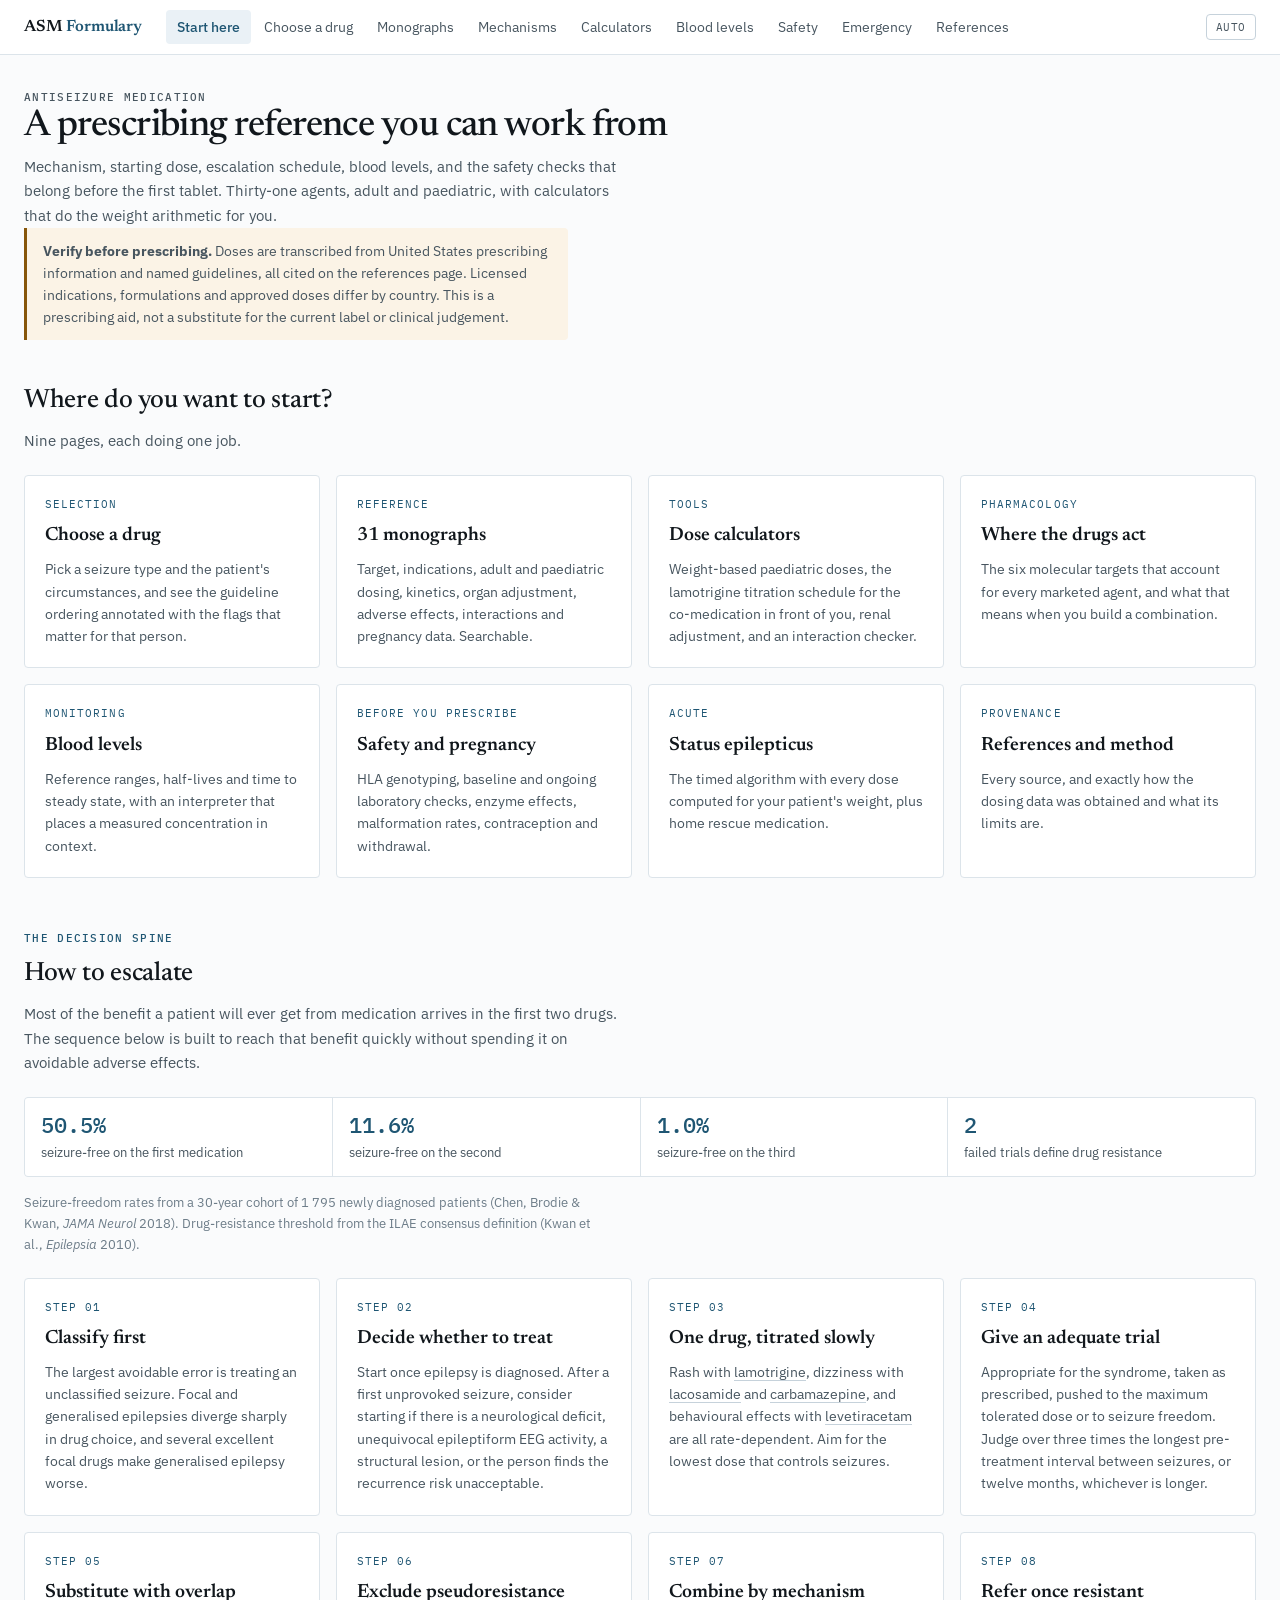
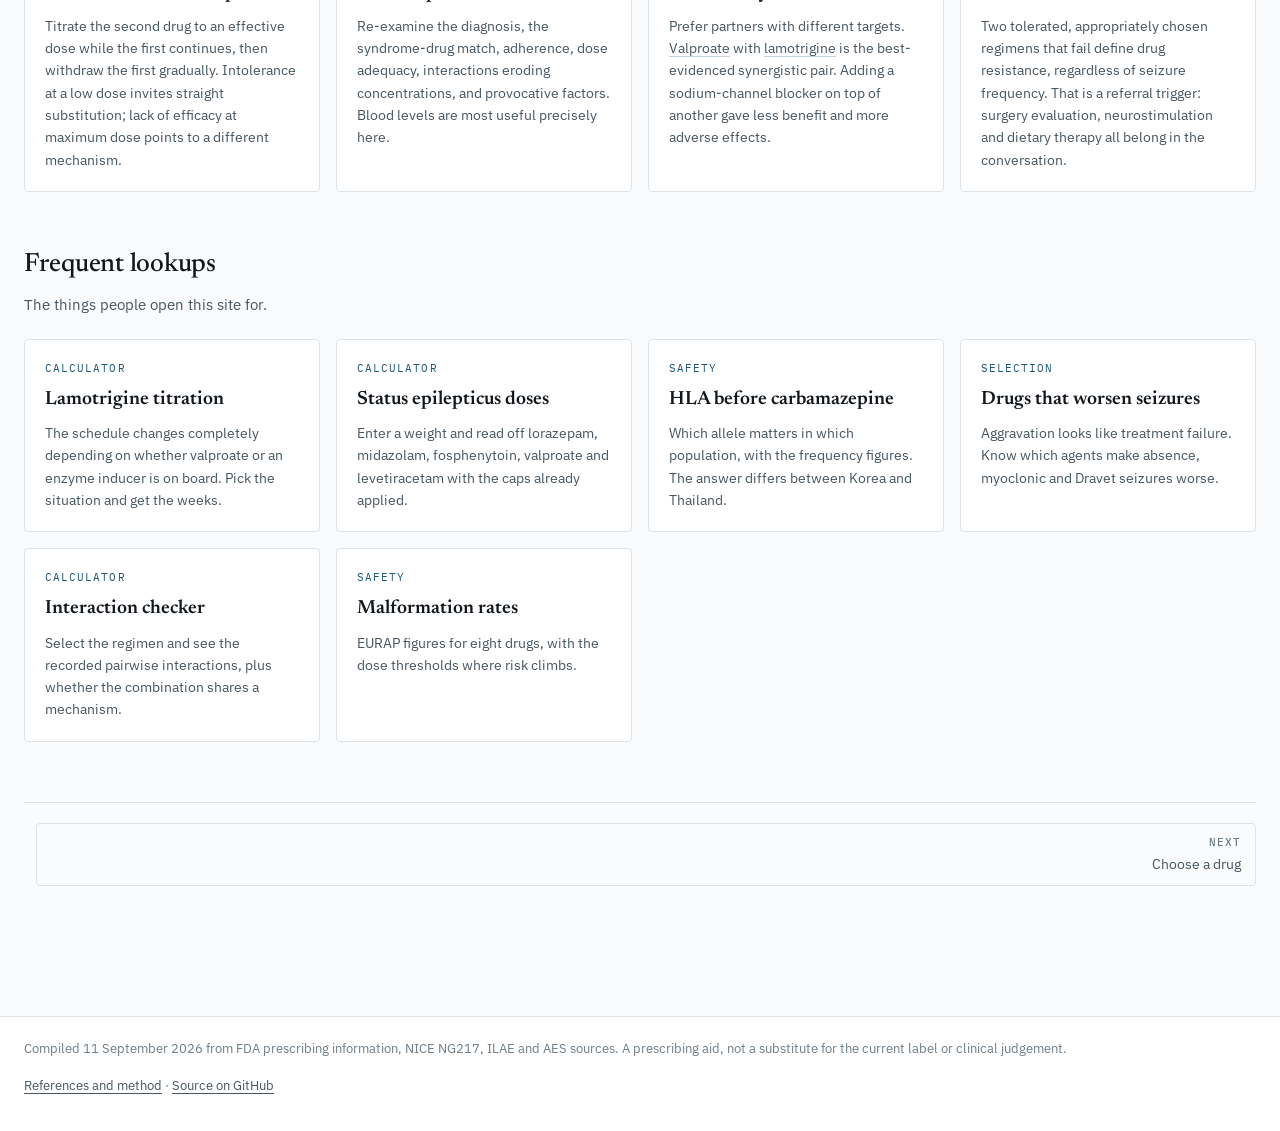
<file: index.html>
<!doctype html>
<html lang="en">
<head>
<meta charset="utf-8">
<meta name="viewport" content="width=device-width,initial-scale=1">
<title>Start here — ASM Formulary</title>
<meta name="description" content="A clinician's prescribing reference for antiseizure medications: mechanism, dosing, escalation, blood levels, safety and emergency algorithms.">
<link rel="preconnect" href="https://fonts.googleapis.com">
<link rel="preconnect" href="https://fonts.gstatic.com" crossorigin>
<link rel="stylesheet" href="https://fonts.googleapis.com/css2?family=Newsreader:ital,opsz,wght@0,6..72,400;0,6..72,500;0,6..72,600;1,6..72,400&family=IBM+Plex+Sans:wght@400;500;600&family=IBM+Plex+Mono:wght@400;500;600&display=swap">
<link rel="stylesheet" href="assets/style.css">
<link rel="icon" href="data:image/svg+xml,<svg xmlns='http://www.w3.org/2000/svg' viewBox='0 0 32 32'><text y='26' font-size='26'>%F0%9F%A7%A0</text></svg>">
</head>
<body>

<div class="hero" id="top">
  <p class="eyebrow">Antiseizure medication</p>
  <h1>A prescribing reference you can work from</h1>
  <p>Mechanism, starting dose, escalation schedule, blood levels, and the safety checks that belong before the first tablet. Thirty-one agents, adult and paediatric, with calculators that do the weight arithmetic for you.</p>
  <p class="disclaimer"><strong>Verify before prescribing.</strong> Doses are transcribed from United States prescribing information and named guidelines, all cited on the references page. Licensed indications, formulations and approved doses differ by country. This is a prescribing aid, not a substitute for the current label or clinical judgement.</p>
</div>

<div class="page">
  <main>

    <section id="tools">
      <h2>Where do you want to start?</h2>
      <p class="lede">Nine pages, each doing one job.</p>
      <div class="cards">
        <a class="card" href="choose.html">
          <span class="k">Selection</span>
          <h3>Choose a drug</h3>
          <p>Pick a seizure type and the patient's circumstances, and see the guideline ordering annotated with the flags that matter for that person.</p>
        </a>
        <a class="card" href="monographs.html">
          <span class="k">Reference</span>
          <h3>31 monographs</h3>
          <p>Target, indications, adult and paediatric dosing, kinetics, organ adjustment, adverse effects, interactions and pregnancy data. Searchable.</p>
        </a>
        <a class="card" href="calculators.html">
          <span class="k">Tools</span>
          <h3>Dose calculators</h3>
          <p>Weight-based paediatric doses, the lamotrigine titration schedule for the co-medication in front of you, renal adjustment, and an interaction checker.</p>
        </a>
        <a class="card" href="mechanisms.html">
          <span class="k">Pharmacology</span>
          <h3>Where the drugs act</h3>
          <p>The six molecular targets that account for every marketed agent, and what that means when you build a combination.</p>
        </a>
        <a class="card" href="levels.html">
          <span class="k">Monitoring</span>
          <h3>Blood levels</h3>
          <p>Reference ranges, half-lives and time to steady state, with an interpreter that places a measured concentration in context.</p>
        </a>
        <a class="card" href="safety.html">
          <span class="k">Before you prescribe</span>
          <h3>Safety and pregnancy</h3>
          <p>HLA genotyping, baseline and ongoing laboratory checks, enzyme effects, malformation rates, contraception and withdrawal.</p>
        </a>
        <a class="card" href="emergency.html">
          <span class="k">Acute</span>
          <h3>Status epilepticus</h3>
          <p>The timed algorithm with every dose computed for your patient's weight, plus home rescue medication.</p>
        </a>
        <a class="card" href="references.html">
          <span class="k">Provenance</span>
          <h3>References and method</h3>
          <p>Every source, and exactly how the dosing data was obtained and what its limits are.</p>
        </a>
      </div>
    </section>

    <section id="escalate" data-linkify>
      <p class="eyebrow">The decision spine</p>
      <h2>How to escalate</h2>
      <p class="lede">Most of the benefit a patient will ever get from medication arrives in the first two drugs. The sequence below is built to reach that benefit quickly without spending it on avoidable adverse effects.</p>

      <div class="stat-row">
        <div class="stat"><b>50.5%</b><span>seizure-free on the first medication</span></div>
        <div class="stat"><b>11.6%</b><span>seizure-free on the second</span></div>
        <div class="stat"><b>1.0%</b><span>seizure-free on the third</span></div>
        <div class="stat"><b>2</b><span>failed trials define drug resistance</span></div>
      </div>
      <p class="tnote">Seizure-freedom rates from a 30-year cohort of 1 795 newly diagnosed patients (Chen, Brodie &amp; Kwan, <em>JAMA Neurol</em> 2018). Drug-resistance threshold from the ILAE consensus definition (Kwan et al., <em>Epilepsia</em> 2010).</p>

      <div class="cards" style="margin-top:22px">
        <div class="card"><span class="k">Step 01</span><h3>Classify first</h3>
          <p>The largest avoidable error is treating an unclassified seizure. Focal and generalised epilepsies diverge sharply in drug choice, and several excellent focal drugs make generalised epilepsy worse.</p></div>
        <div class="card"><span class="k">Step 02</span><h3>Decide whether to treat</h3>
          <p>Start once epilepsy is diagnosed. After a first unprovoked seizure, consider starting if there is a neurological deficit, unequivocal epileptiform EEG activity, a structural lesion, or the person finds the recurrence risk unacceptable.</p></div>
        <div class="card"><span class="k">Step 03</span><h3>One drug, titrated slowly</h3>
          <p>Rash with lamotrigine, dizziness with lacosamide and carbamazepine, and behavioural effects with levetiracetam are all rate-dependent. Aim for the lowest dose that controls seizures.</p></div>
        <div class="card"><span class="k">Step 04</span><h3>Give an adequate trial</h3>
          <p>Appropriate for the syndrome, taken as prescribed, pushed to the maximum tolerated dose or to seizure freedom. Judge over three times the longest pre-treatment interval between seizures, or twelve months, whichever is longer.</p></div>
        <div class="card"><span class="k">Step 05</span><h3>Substitute with overlap</h3>
          <p>Titrate the second drug to an effective dose while the first continues, then withdraw the first gradually. Intolerance at a low dose invites straight substitution; lack of efficacy at maximum dose points to a different mechanism.</p></div>
        <div class="card"><span class="k">Step 06</span><h3>Exclude pseudoresistance</h3>
          <p>Re-examine the diagnosis, the syndrome-drug match, adherence, dose adequacy, interactions eroding concentrations, and provocative factors. Blood levels are most useful precisely here.</p></div>
        <div class="card"><span class="k">Step 07</span><h3>Combine by mechanism</h3>
          <p>Prefer partners with different targets. Valproate with lamotrigine is the best-evidenced synergistic pair. Adding a sodium-channel blocker on top of another gave less benefit and more adverse effects.</p></div>
        <div class="card"><span class="k">Step 08</span><h3>Refer once resistant</h3>
          <p>Two tolerated, appropriately chosen regimens that fail define drug resistance, regardless of seizure frequency. That is a referral trigger: surgery evaluation, neurostimulation and dietary therapy all belong in the conversation.</p></div>
      </div>
    </section>

    <section id="quick">
      <h2>Frequent lookups</h2>
      <p class="lede">The things people open this site for.</p>
      <div class="cards">
        <a class="card" href="calculators.html#ltg"><span class="k">Calculator</span><h3>Lamotrigine titration</h3>
          <p>The schedule changes completely depending on whether valproate or an enzyme inducer is on board. Pick the situation and get the weeks.</p></a>
        <a class="card" href="emergency.html#calc"><span class="k">Calculator</span><h3>Status epilepticus doses</h3>
          <p>Enter a weight and read off lorazepam, midazolam, fosphenytoin, valproate and levetiracetam with the caps already applied.</p></a>
        <a class="card" href="safety.html#hla"><span class="k">Safety</span><h3>HLA before carbamazepine</h3>
          <p>Which allele matters in which population, with the frequency figures. The answer differs between Korea and Thailand.</p></a>
        <a class="card" href="choose.html#aggravate"><span class="k">Selection</span><h3>Drugs that worsen seizures</h3>
          <p>Aggravation looks like treatment failure. Know which agents make absence, myoclonic and Dravet seizures worse.</p></a>
        <a class="card" href="calculators.html#ix"><span class="k">Calculator</span><h3>Interaction checker</h3>
          <p>Select the regimen and see the recorded pairwise interactions, plus whether the combination shares a mechanism.</p></a>
        <a class="card" href="safety.html#pregnancy"><span class="k">Safety</span><h3>Malformation rates</h3>
          <p>EURAP figures for eight drugs, with the dose thresholds where risk climbs.</p></a>
      </div>
    </section>

  </main>
</div>

<script src="assets/data.js"></script>
<script src="assets/site.js"></script>
<script>initPage("home");</script>
</body>
</html>
</file>
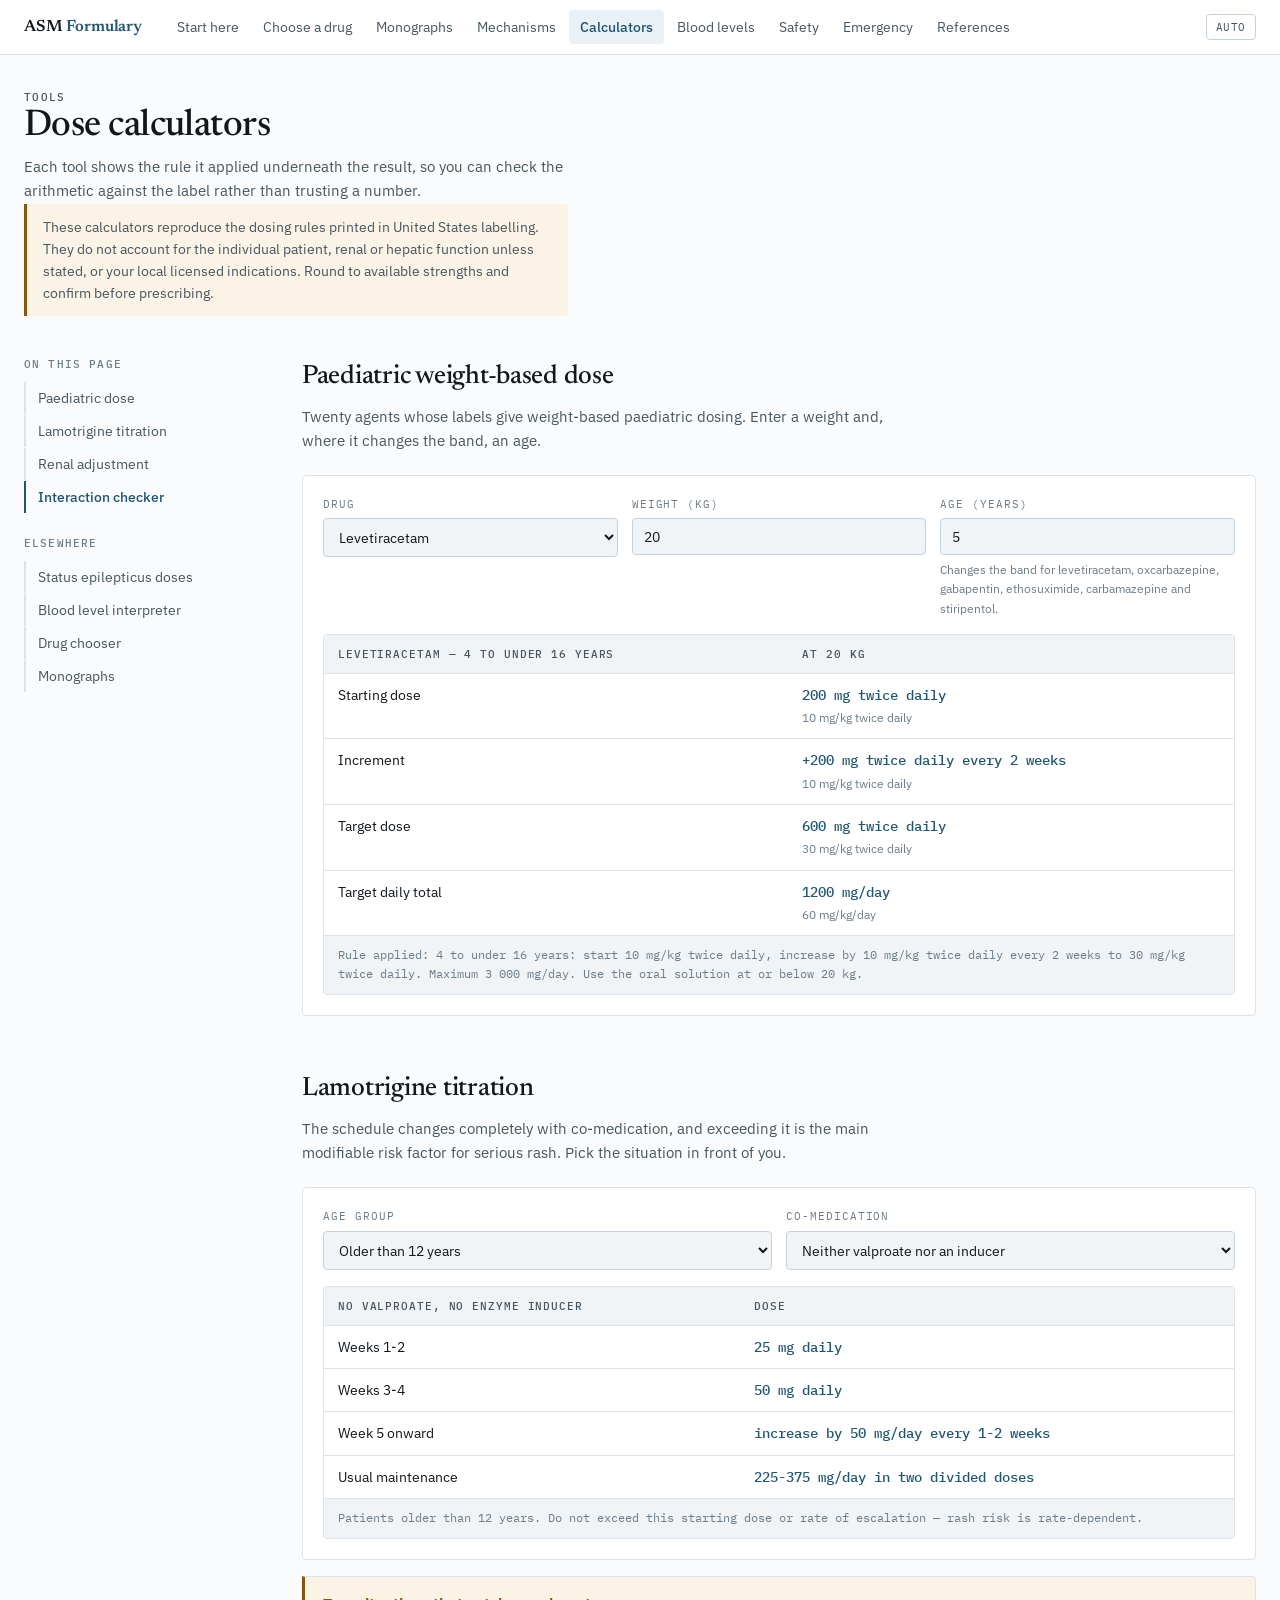
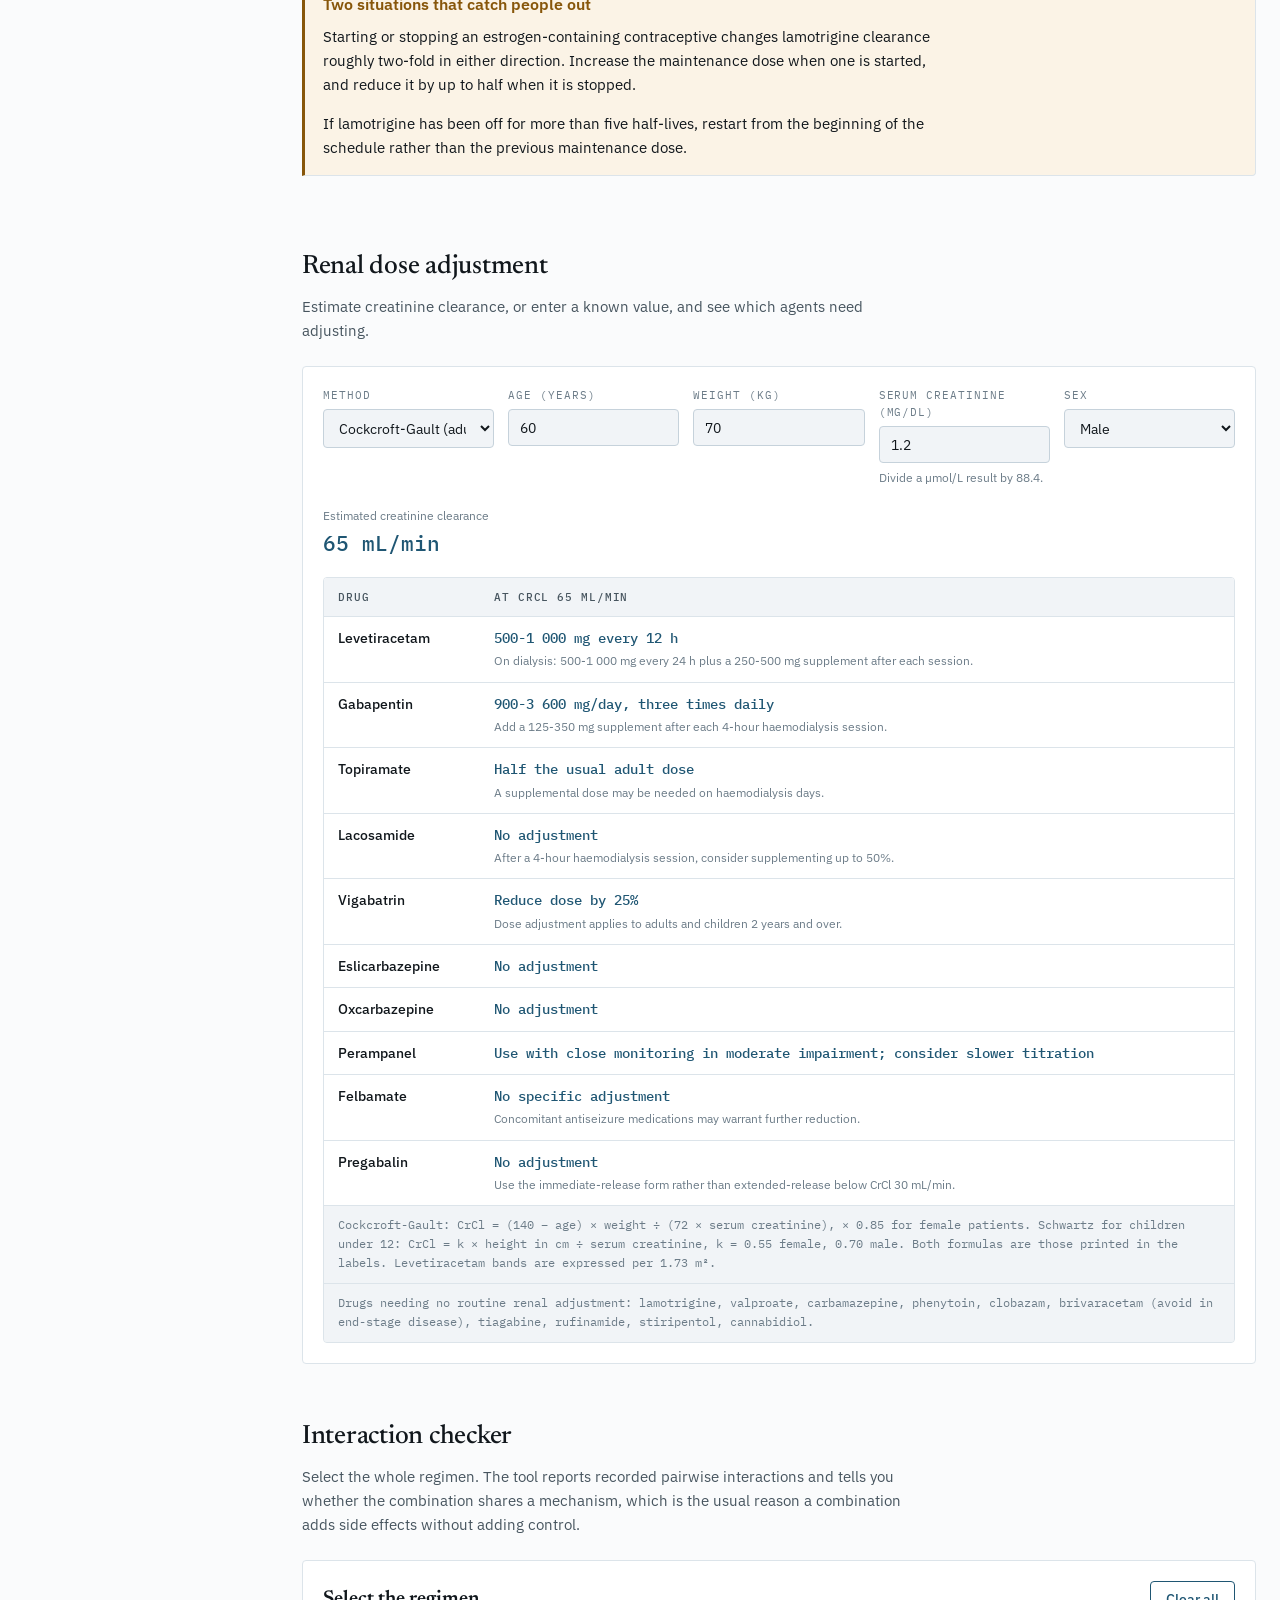
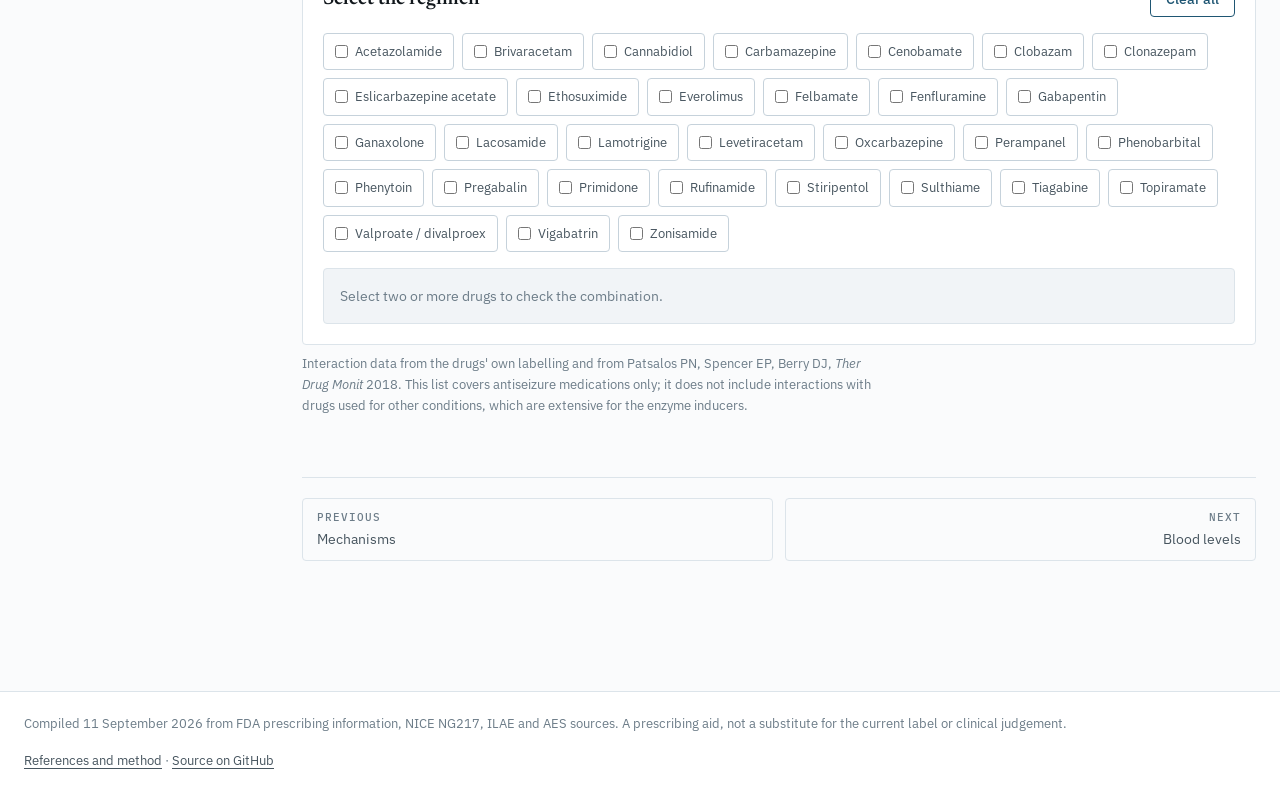
<file: calculators.html>
<!doctype html>
<html lang="en">
<head>
<meta charset="utf-8">
<meta name="viewport" content="width=device-width,initial-scale=1">
<title>Dose calculators — ASM Formulary</title>
<meta name="description" content="Weight-based paediatric antiseizure medication doses, lamotrigine titration schedules, renal dose adjustment and an interaction checker.">
<link rel="preconnect" href="https://fonts.googleapis.com">
<link rel="preconnect" href="https://fonts.gstatic.com" crossorigin>
<link rel="stylesheet" href="https://fonts.googleapis.com/css2?family=Newsreader:ital,opsz,wght@0,6..72,400;0,6..72,500;0,6..72,600;1,6..72,400&family=IBM+Plex+Sans:wght@400;500;600&family=IBM+Plex+Mono:wght@400;500;600&display=swap">
<link rel="stylesheet" href="assets/style.css">
<link rel="icon" href="data:image/svg+xml,<svg xmlns='http://www.w3.org/2000/svg' viewBox='0 0 32 32'><text y='26' font-size='26'>%F0%9F%A7%A0</text></svg>">
</head>
<body>

<div class="hero" id="top">
  <p class="eyebrow">Tools</p>
  <h1>Dose calculators</h1>
  <p>Each tool shows the rule it applied underneath the result, so you can check the arithmetic against the label rather than trusting a number.</p>
  <p class="disclaimer">These calculators reproduce the dosing rules printed in United States labelling. They do not account for the individual patient, renal or hepatic function unless stated, or your local licensed indications. Round to available strengths and confirm before prescribing.</p>
</div>

<div class="page rails">
  <aside class="rail">
    <div>
      <h4>On this page</h4>
      <nav>
        <a href="#ped">Paediatric dose</a>
        <a href="#ltg">Lamotrigine titration</a>
        <a href="#renal">Renal adjustment</a>
        <a href="#ix">Interaction checker</a>
      </nav>
    </div>
    <div>
      <h4>Elsewhere</h4>
      <nav>
        <a href="emergency.html#calc">Status epilepticus doses</a>
        <a href="levels.html#tool">Blood level interpreter</a>
        <a href="choose.html#tool">Drug chooser</a>
        <a href="monographs.html">Monographs</a>
      </nav>
    </div>
  </aside>

  <main>

    <section id="ped">
      <h2>Paediatric weight-based dose</h2>
      <p class="lede">Twenty agents whose labels give weight-based paediatric dosing. Enter a weight and, where it changes the band, an age.</p>
      <div class="tool">
        <div class="inputs">
          <div class="inp">
            <label for="ped-drug">Drug</label>
            <select id="ped-drug"></select>
          </div>
          <div class="inp">
            <label for="ped-weight">Weight (kg)</label>
            <input id="ped-weight" type="number" min="0.5" max="200" step="0.1" value="20" inputmode="decimal">
          </div>
          <div class="inp">
            <label for="ped-age">Age (years)</label>
            <input id="ped-age" type="number" min="0" max="25" step="0.5" value="5" inputmode="decimal">
            <span class="hint">Changes the band for levetiracetam, oxcarbazepine, gabapentin, ethosuximide, carbamazepine and stiripentol.</span>
          </div>
        </div>
        <div class="out" id="ped-out"></div>
      </div>
    </section>

    <section id="ltg">
      <h2>Lamotrigine titration</h2>
      <p class="lede">The schedule changes completely with co-medication, and exceeding it is the main modifiable risk factor for serious rash. Pick the situation in front of you.</p>
      <div class="tool">
        <div class="inputs">
          <div class="inp">
            <label for="ltg-age">Age group</label>
            <select id="ltg-age">
              <option value="adult">Older than 12 years</option>
              <option value="ped">2 to 12 years</option>
            </select>
          </div>
          <div class="inp">
            <label for="ltg-comed">Co-medication</label>
            <select id="ltg-comed">
              <option value="none">Neither valproate nor an inducer</option>
              <option value="vpa">Taking valproate</option>
              <option value="ind">Taking carbamazepine, phenytoin, phenobarbital or primidone</option>
            </select>
          </div>
          <div class="inp" id="ltg-weight-wrap" style="display:none">
            <label for="ltg-weight">Weight (kg)</label>
            <input id="ltg-weight" type="number" min="5" max="80" step="0.5" value="20" inputmode="decimal">
          </div>
        </div>
        <div class="out" id="ltg-out"></div>
      </div>
      <div class="call caution" style="margin-top:16px">
        <h3>Two situations that catch people out</h3>
        <p>Starting or stopping an estrogen-containing contraceptive changes lamotrigine clearance roughly two-fold in either direction. Increase the maintenance dose when one is started, and reduce it by up to half when it is stopped.</p>
        <p style="margin-bottom:0">If lamotrigine has been off for more than five half-lives, restart from the beginning of the schedule rather than the previous maintenance dose.</p>
      </div>
    </section>

    <section id="renal">
      <h2>Renal dose adjustment</h2>
      <p class="lede">Estimate creatinine clearance, or enter a known value, and see which agents need adjusting.</p>
      <div class="tool">
        <div class="inputs">
          <div class="inp">
            <label for="crcl-mode">Method</label>
            <select id="crcl-mode">
              <option value="cg">Cockcroft-Gault (adult)</option>
              <option value="schwartz">Schwartz (child under 12)</option>
              <option value="direct">Enter CrCl directly</option>
            </select>
          </div>
          <div class="inp" id="f-adult">
            <label for="crcl-age">Age (years)</label>
            <input id="crcl-age" type="number" min="0" max="110" step="1" value="60" inputmode="numeric">
          </div>
          <div class="inp" id="f-direct" style="display:none">
            <label for="crcl-direct">CrCl (mL/min)</label>
            <input id="crcl-direct" type="number" min="1" max="200" step="1" value="45" inputmode="numeric">
          </div>
          <div class="inp">
            <label for="crcl-weight">Weight (kg)</label>
            <input id="crcl-weight" type="number" min="1" max="200" step="0.5" value="70" inputmode="decimal">
          </div>
          <div class="inp" id="f-child" style="display:none">
            <label for="crcl-height">Height (cm)</label>
            <input id="crcl-height" type="number" min="40" max="200" step="1" value="110" inputmode="numeric">
          </div>
          <div class="inp">
            <label for="crcl-scr">Serum creatinine (mg/dL)</label>
            <input id="crcl-scr" type="number" min="0.1" max="15" step="0.1" value="1.2" inputmode="decimal">
            <span class="hint">Divide a &micro;mol/L result by 88.4.</span>
          </div>
          <div class="inp">
            <label for="crcl-sex">Sex</label>
            <select id="crcl-sex"><option value="m">Male</option><option value="f">Female</option></select>
          </div>
        </div>
        <div>
          <span class="hint">Estimated creatinine clearance</span>
          <div class="dose" style="font-size:1.3rem" id="crcl-value">&mdash;</div>
        </div>
        <div class="out" id="renal-out"></div>
      </div>
    </section>

    <section id="ix">
      <h2>Interaction checker</h2>
      <p class="lede">Select the whole regimen. The tool reports recorded pairwise interactions and tells you whether the combination shares a mechanism, which is the usual reason a combination adds side effects without adding control.</p>
      <div class="tool">
        <div class="tool-head">
          <h3>Select the regimen</h3>
          <button class="btn ghost" id="ix-clear" type="button">Clear all</button>
        </div>
        <div class="togs" id="ix-picks"></div>
        <div class="out" id="ix-out"></div>
      </div>
      <p class="tnote">Interaction data from the drugs' own labelling and from Patsalos PN, Spencer EP, Berry DJ, <em>Ther Drug Monit</em> 2018. This list covers antiseizure medications only; it does not include interactions with drugs used for other conditions, which are extensive for the enzyme inducers.</p>
    </section>

  </main>
</div>

<script src="assets/data.js"></script>
<script src="assets/site.js"></script>
<script>initPage("calc");</script>
</body>
</html>
</file>
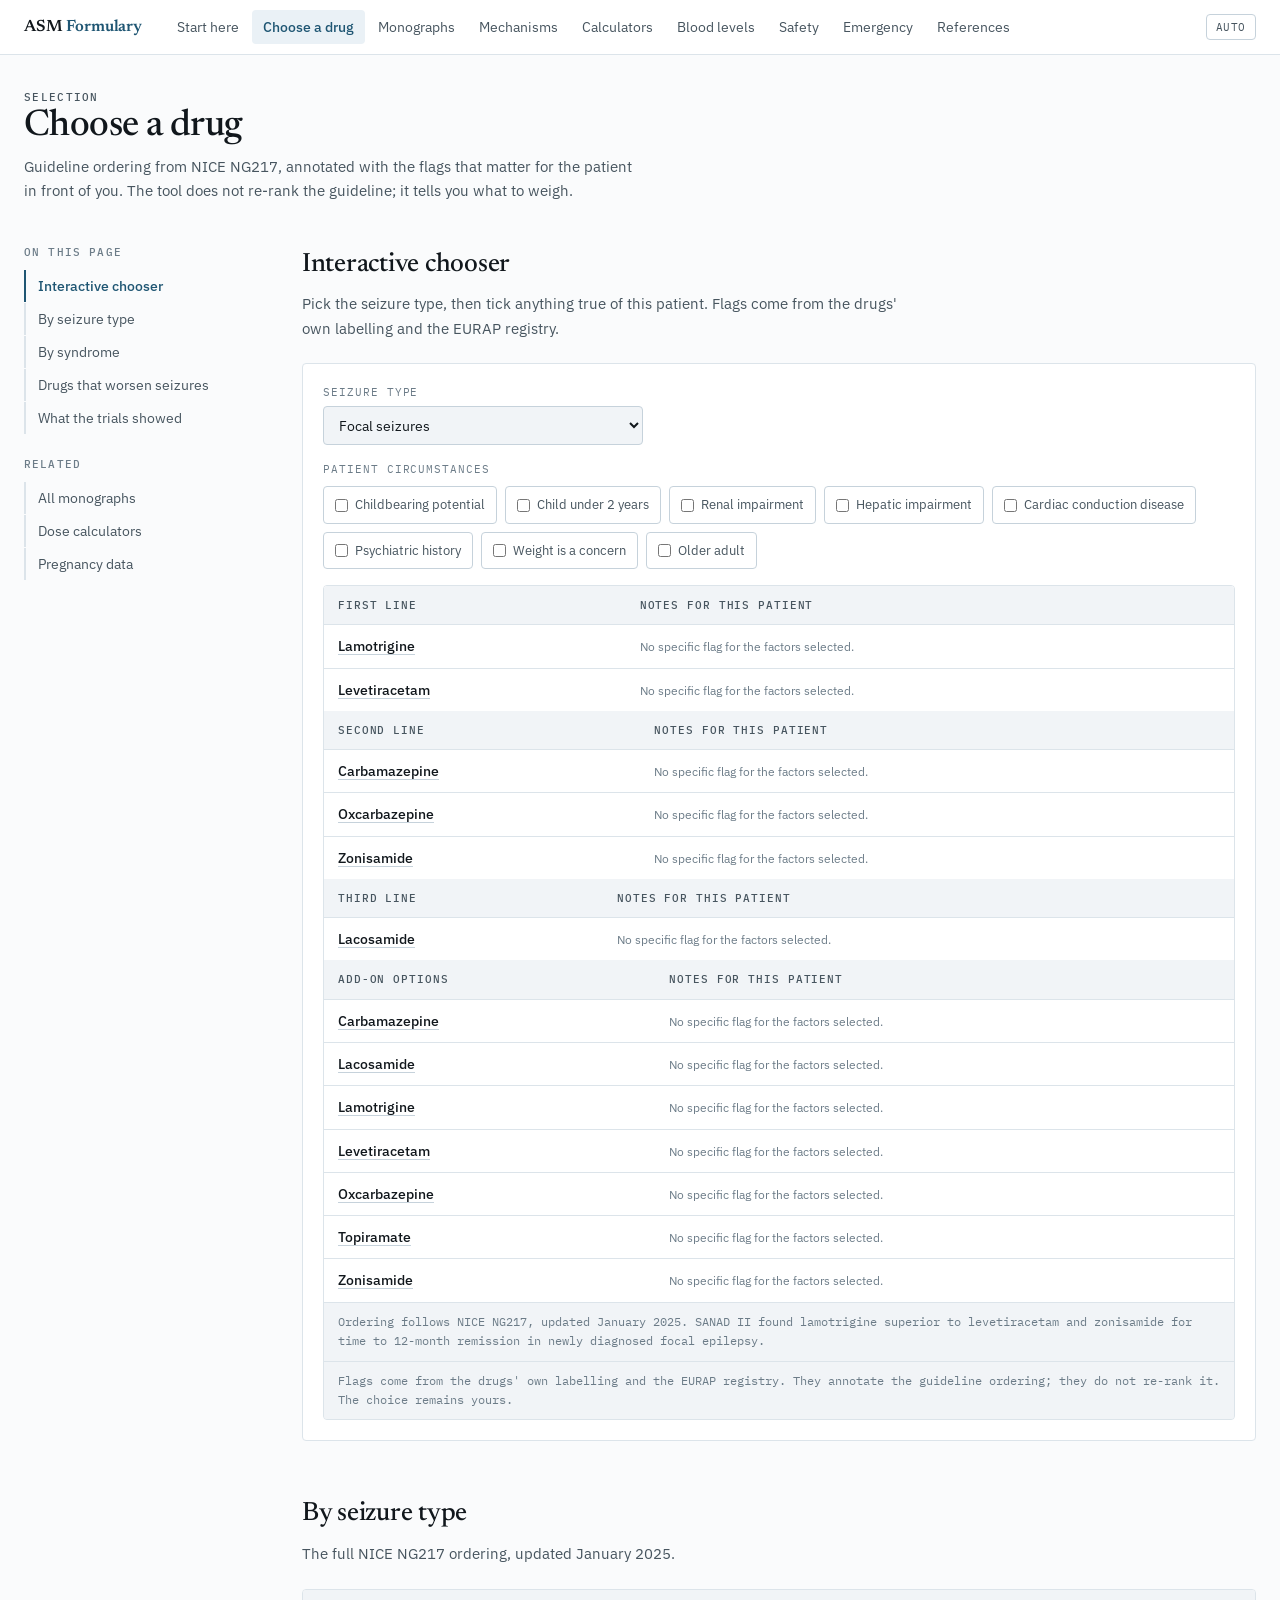
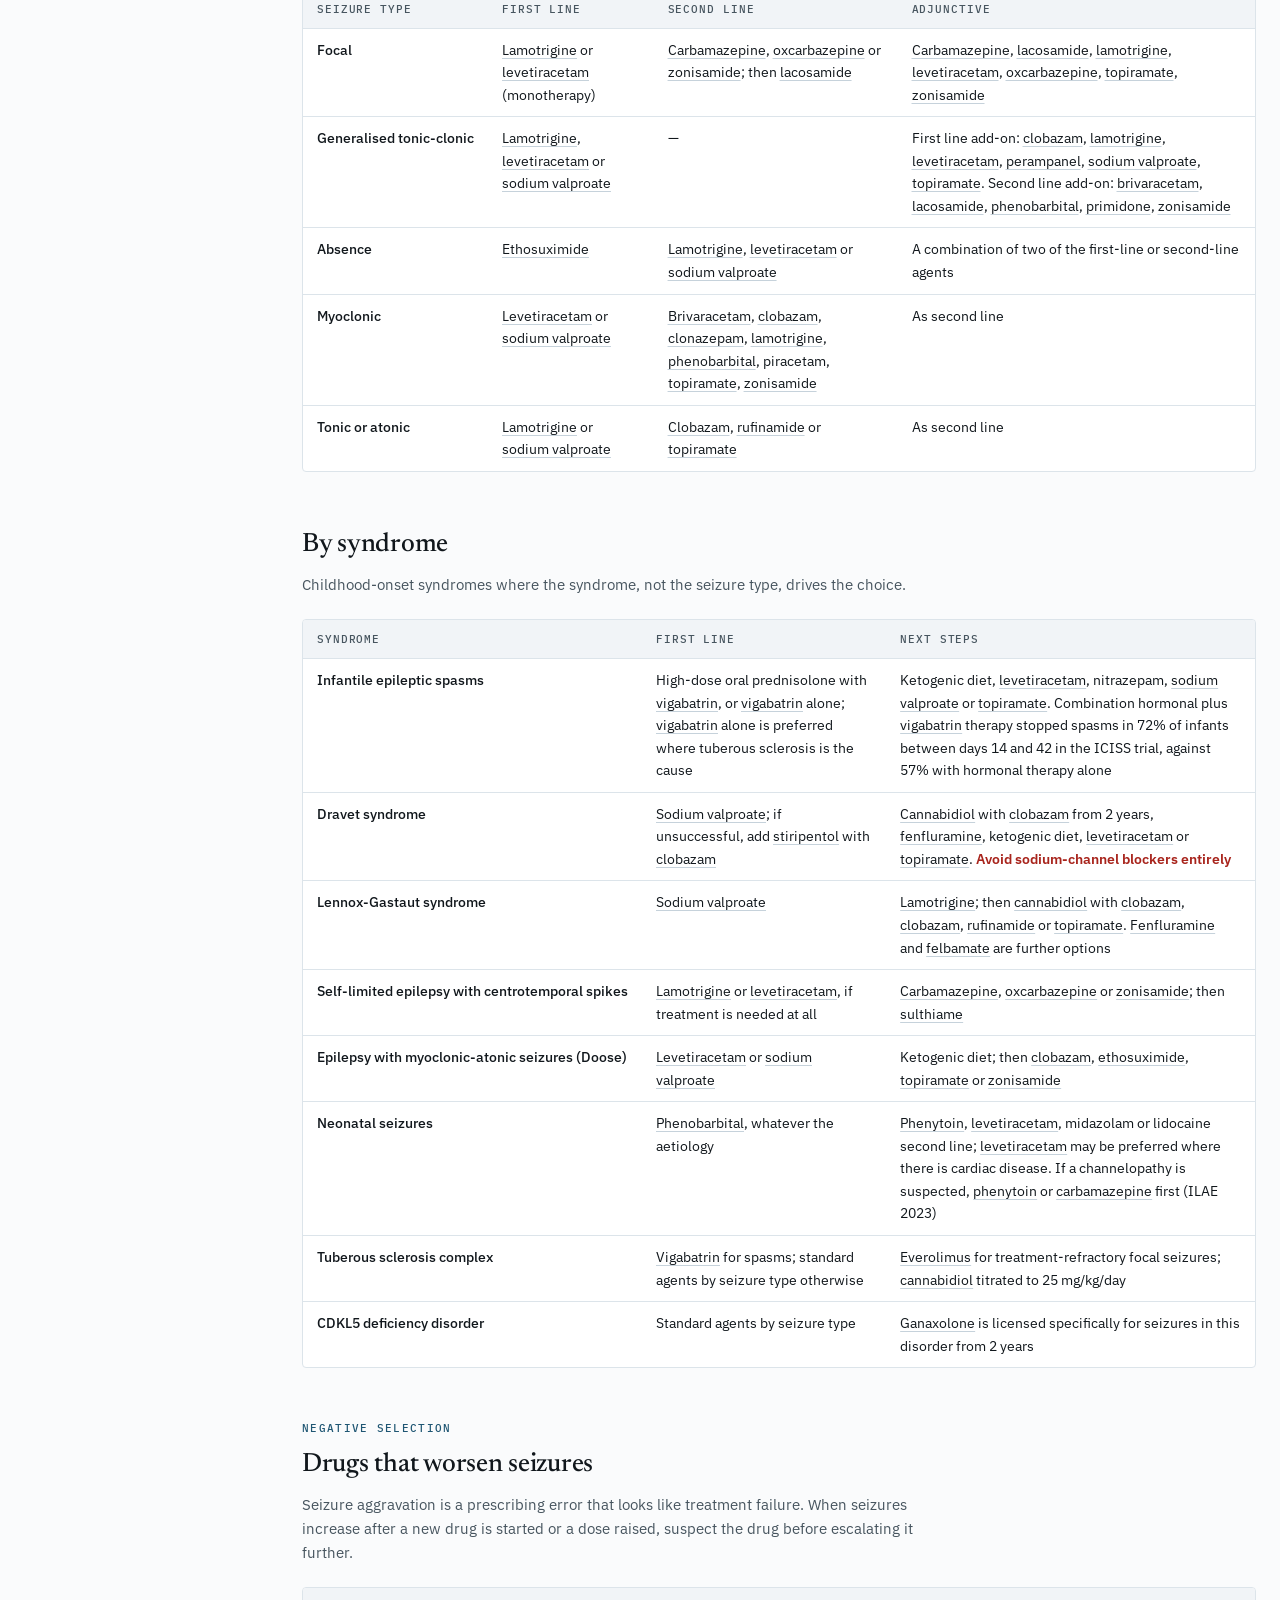
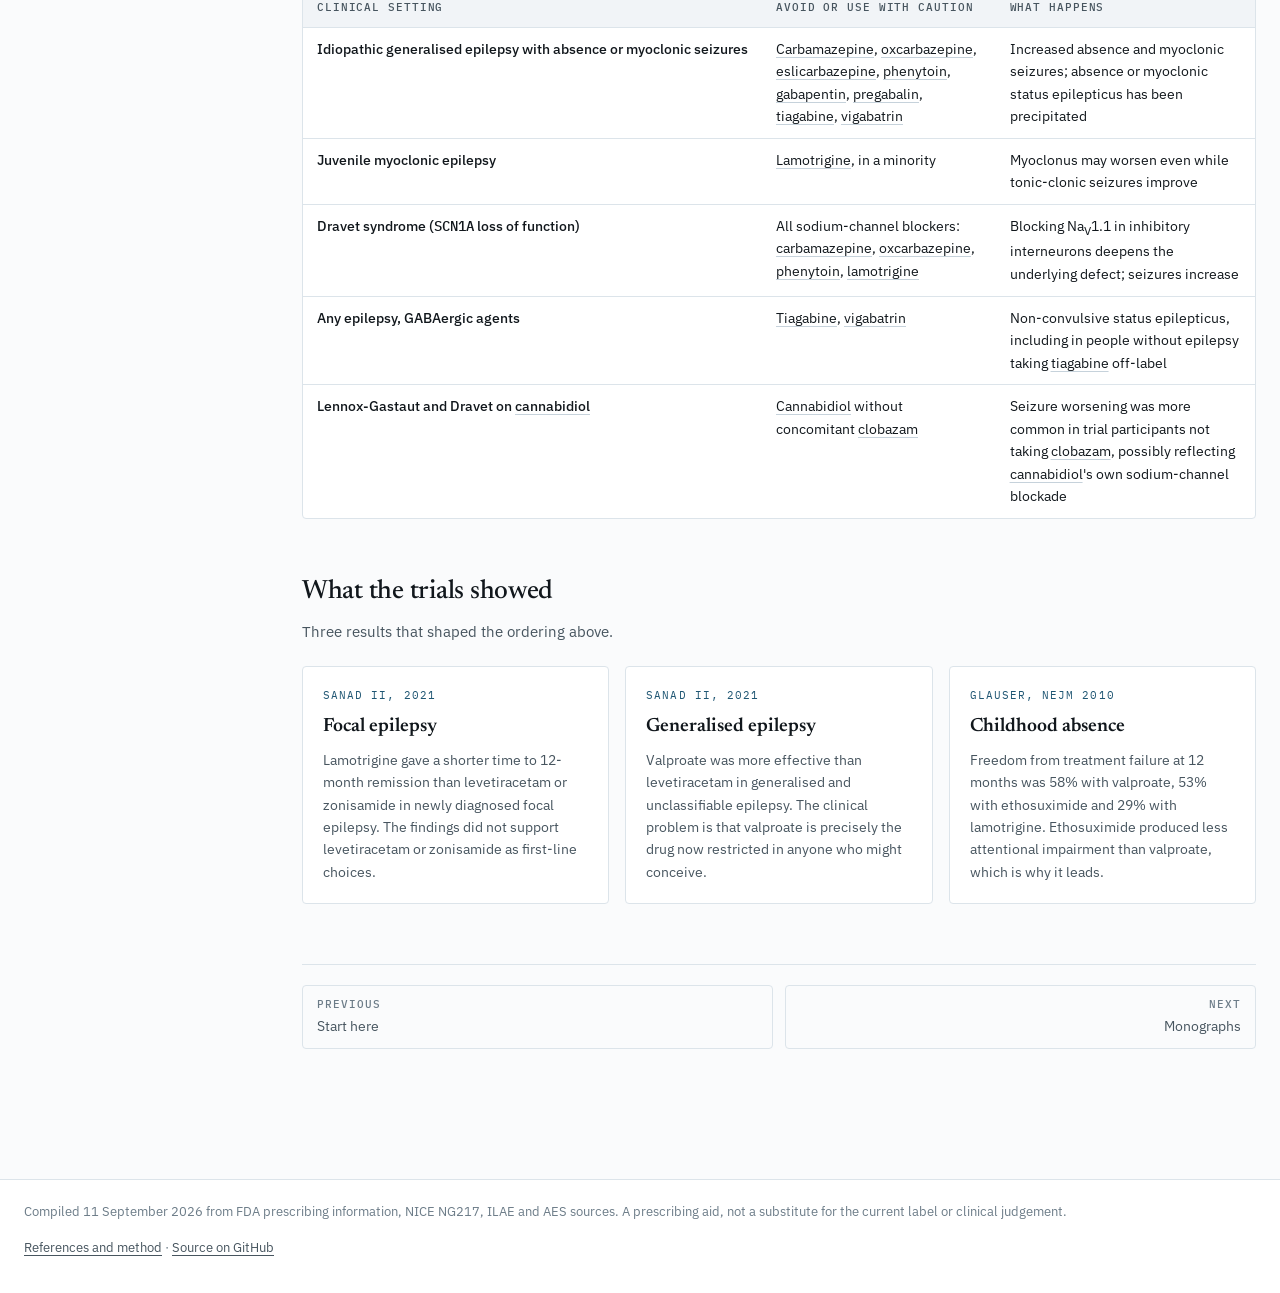
<file: choose.html>
<!doctype html>
<html lang="en">
<head>
<meta charset="utf-8">
<meta name="viewport" content="width=device-width,initial-scale=1">
<title>Choose a drug — ASM Formulary</title>
<meta name="description" content="Select an antiseizure medication by seizure type and syndrome, with flags for the patient's circumstances and the agents that worsen seizures.">
<link rel="preconnect" href="https://fonts.googleapis.com">
<link rel="preconnect" href="https://fonts.gstatic.com" crossorigin>
<link rel="stylesheet" href="https://fonts.googleapis.com/css2?family=Newsreader:ital,opsz,wght@0,6..72,400;0,6..72,500;0,6..72,600;1,6..72,400&family=IBM+Plex+Sans:wght@400;500;600&family=IBM+Plex+Mono:wght@400;500;600&display=swap">
<link rel="stylesheet" href="assets/style.css">
<link rel="icon" href="data:image/svg+xml,<svg xmlns='http://www.w3.org/2000/svg' viewBox='0 0 32 32'><text y='26' font-size='26'>%F0%9F%A7%A0</text></svg>">
</head>
<body>

<div class="hero" id="top">
  <p class="eyebrow">Selection</p>
  <h1>Choose a drug</h1>
  <p>Guideline ordering from NICE NG217, annotated with the flags that matter for the patient in front of you. The tool does not re-rank the guideline; it tells you what to weigh.</p>
</div>

<div class="page rails">
  <aside class="rail">
    <div>
      <h4>On this page</h4>
      <nav>
        <a href="#tool">Interactive chooser</a>
        <a href="#types">By seizure type</a>
        <a href="#syndromes">By syndrome</a>
        <a href="#aggravate">Drugs that worsen seizures</a>
        <a href="#trials">What the trials showed</a>
      </nav>
    </div>
    <div>
      <h4>Related</h4>
      <nav>
        <a href="monographs.html">All monographs</a>
        <a href="calculators.html">Dose calculators</a>
        <a href="safety.html#pregnancy">Pregnancy data</a>
      </nav>
    </div>
  </aside>

  <main>

    <section id="tool">
      <h2>Interactive chooser</h2>
      <p class="lede">Pick the seizure type, then tick anything true of this patient. Flags come from the drugs' own labelling and the EURAP registry.</p>
      <div class="tool">
        <div class="inputs" style="grid-template-columns:minmax(200px,320px)">
          <div class="inp">
            <label for="ch-type">Seizure type</label>
            <select id="ch-type"></select>
          </div>
        </div>
        <div>
          <label style="font-family:var(--f-mono); font-size:.66rem; text-transform:uppercase; letter-spacing:.09em; color:var(--ink-3); display:block; margin-bottom:8px">Patient circumstances</label>
          <div class="togs" id="ch-factors"></div>
        </div>
        <div class="out" id="ch-out"></div>
      </div>
    </section>

    <section id="types" data-linkify>
      <h2>By seizure type</h2>
      <p class="lede">The full NICE NG217 ordering, updated January 2025.</p>
      <div class="tw">
        <table>
          <thead><tr><th>Seizure type</th><th>First line</th><th>Second line</th><th>Adjunctive</th></tr></thead>
          <tbody>
            <tr><td class="drug">Focal</td>
              <td>Lamotrigine or levetiracetam (monotherapy)</td>
              <td>Carbamazepine, oxcarbazepine or zonisamide; then lacosamide</td>
              <td>Carbamazepine, lacosamide, lamotrigine, levetiracetam, oxcarbazepine, topiramate, zonisamide</td></tr>
            <tr><td class="drug">Generalised tonic-clonic</td>
              <td>Lamotrigine, levetiracetam or sodium valproate</td>
              <td>&mdash;</td>
              <td>First line add-on: clobazam, lamotrigine, levetiracetam, perampanel, sodium valproate, topiramate. Second line add-on: brivaracetam, lacosamide, phenobarbital, primidone, zonisamide</td></tr>
            <tr><td class="drug">Absence</td>
              <td>Ethosuximide</td>
              <td>Lamotrigine, levetiracetam or sodium valproate</td>
              <td>A combination of two of the first-line or second-line agents</td></tr>
            <tr><td class="drug">Myoclonic</td>
              <td>Levetiracetam or sodium valproate</td>
              <td>Brivaracetam, clobazam, clonazepam, lamotrigine, phenobarbital, piracetam, topiramate, zonisamide</td>
              <td>As second line</td></tr>
            <tr><td class="drug">Tonic or atonic</td>
              <td>Lamotrigine or sodium valproate</td>
              <td>Clobazam, rufinamide or topiramate</td>
              <td>As second line</td></tr>
          </tbody>
        </table>
      </div>
    </section>

    <section id="syndromes" data-linkify>
      <h2>By syndrome</h2>
      <p class="lede">Childhood-onset syndromes where the syndrome, not the seizure type, drives the choice.</p>
      <div class="tw">
        <table>
          <thead><tr><th>Syndrome</th><th>First line</th><th>Next steps</th></tr></thead>
          <tbody>
            <tr><td class="drug">Infantile epileptic spasms</td>
              <td>High-dose oral prednisolone with vigabatrin, or vigabatrin alone; vigabatrin alone is preferred where tuberous sclerosis is the cause</td>
              <td>Ketogenic diet, levetiracetam, nitrazepam, sodium valproate or topiramate. Combination hormonal plus vigabatrin therapy stopped spasms in 72% of infants between days 14 and 42 in the ICISS trial, against 57% with hormonal therapy alone</td></tr>
            <tr><td class="drug">Dravet syndrome</td>
              <td>Sodium valproate; if unsuccessful, add stiripentol with clobazam</td>
              <td>Cannabidiol with clobazam from 2 years, fenfluramine, ketogenic diet, levetiracetam or topiramate. <span class="flag">Avoid sodium-channel blockers entirely</span></td></tr>
            <tr><td class="drug">Lennox-Gastaut syndrome</td>
              <td>Sodium valproate</td>
              <td>Lamotrigine; then cannabidiol with clobazam, clobazam, rufinamide or topiramate. Fenfluramine and felbamate are further options</td></tr>
            <tr><td class="drug">Self-limited epilepsy with centrotemporal spikes</td>
              <td>Lamotrigine or levetiracetam, if treatment is needed at all</td>
              <td>Carbamazepine, oxcarbazepine or zonisamide; then sulthiame</td></tr>
            <tr><td class="drug">Epilepsy with myoclonic-atonic seizures (Doose)</td>
              <td>Levetiracetam or sodium valproate</td>
              <td>Ketogenic diet; then clobazam, ethosuximide, topiramate or zonisamide</td></tr>
            <tr><td class="drug">Neonatal seizures</td>
              <td>Phenobarbital, whatever the aetiology</td>
              <td>Phenytoin, levetiracetam, midazolam or lidocaine second line; levetiracetam may be preferred where there is cardiac disease. If a channelopathy is suspected, phenytoin or carbamazepine first (ILAE 2023)</td></tr>
            <tr><td class="drug">Tuberous sclerosis complex</td>
              <td>Vigabatrin for spasms; standard agents by seizure type otherwise</td>
              <td>Everolimus for treatment-refractory focal seizures; cannabidiol titrated to 25 mg/kg/day</td></tr>
            <tr><td class="drug">CDKL5 deficiency disorder</td>
              <td>Standard agents by seizure type</td>
              <td>Ganaxolone is licensed specifically for seizures in this disorder from 2 years</td></tr>
          </tbody>
        </table>
      </div>
    </section>

    <section id="aggravate" data-linkify>
      <p class="eyebrow">Negative selection</p>
      <h2>Drugs that worsen seizures</h2>
      <p class="lede">Seizure aggravation is a prescribing error that looks like treatment failure. When seizures increase after a new drug is started or a dose raised, suspect the drug before escalating it further.</p>
      <div class="tw">
        <table>
          <thead><tr><th>Clinical setting</th><th>Avoid or use with caution</th><th>What happens</th></tr></thead>
          <tbody>
            <tr><td class="drug">Idiopathic generalised epilepsy with absence or myoclonic seizures</td>
              <td>Carbamazepine, oxcarbazepine, eslicarbazepine, phenytoin, gabapentin, pregabalin, tiagabine, vigabatrin</td>
              <td>Increased absence and myoclonic seizures; absence or myoclonic status epilepticus has been precipitated</td></tr>
            <tr><td class="drug">Juvenile myoclonic epilepsy</td>
              <td>Lamotrigine, in a minority</td>
              <td>Myoclonus may worsen even while tonic-clonic seizures improve</td></tr>
            <tr><td class="drug">Dravet syndrome (<span class="num">SCN1A</span> loss of function)</td>
              <td>All sodium-channel blockers: carbamazepine, oxcarbazepine, phenytoin, lamotrigine</td>
              <td>Blocking Na<sub>V</sub>1.1 in inhibitory interneurons deepens the underlying defect; seizures increase</td></tr>
            <tr><td class="drug">Any epilepsy, GABAergic agents</td>
              <td>Tiagabine, vigabatrin</td>
              <td>Non-convulsive status epilepticus, including in people without epilepsy taking tiagabine off-label</td></tr>
            <tr><td class="drug">Lennox-Gastaut and Dravet on cannabidiol</td>
              <td>Cannabidiol without concomitant clobazam</td>
              <td>Seizure worsening was more common in trial participants not taking clobazam, possibly reflecting cannabidiol's own sodium-channel blockade</td></tr>
          </tbody>
        </table>
      </div>
    </section>

    <section id="trials">
      <h2>What the trials showed</h2>
      <p class="lede">Three results that shaped the ordering above.</p>
      <div class="cards">
        <div class="card"><span class="k">SANAD II, 2021</span><h3>Focal epilepsy</h3>
          <p>Lamotrigine gave a shorter time to 12-month remission than levetiracetam or zonisamide in newly diagnosed focal epilepsy. The findings did not support levetiracetam or zonisamide as first-line choices.</p></div>
        <div class="card"><span class="k">SANAD II, 2021</span><h3>Generalised epilepsy</h3>
          <p>Valproate was more effective than levetiracetam in generalised and unclassifiable epilepsy. The clinical problem is that valproate is precisely the drug now restricted in anyone who might conceive.</p></div>
        <div class="card"><span class="k">Glauser, NEJM 2010</span><h3>Childhood absence</h3>
          <p>Freedom from treatment failure at 12 months was 58% with valproate, 53% with ethosuximide and 29% with lamotrigine. Ethosuximide produced less attentional impairment than valproate, which is why it leads.</p></div>
      </div>
    </section>

  </main>
</div>

<script src="assets/data.js"></script>
<script src="assets/site.js"></script>
<script>initPage("choose");</script>
</body>
</html>
</file>
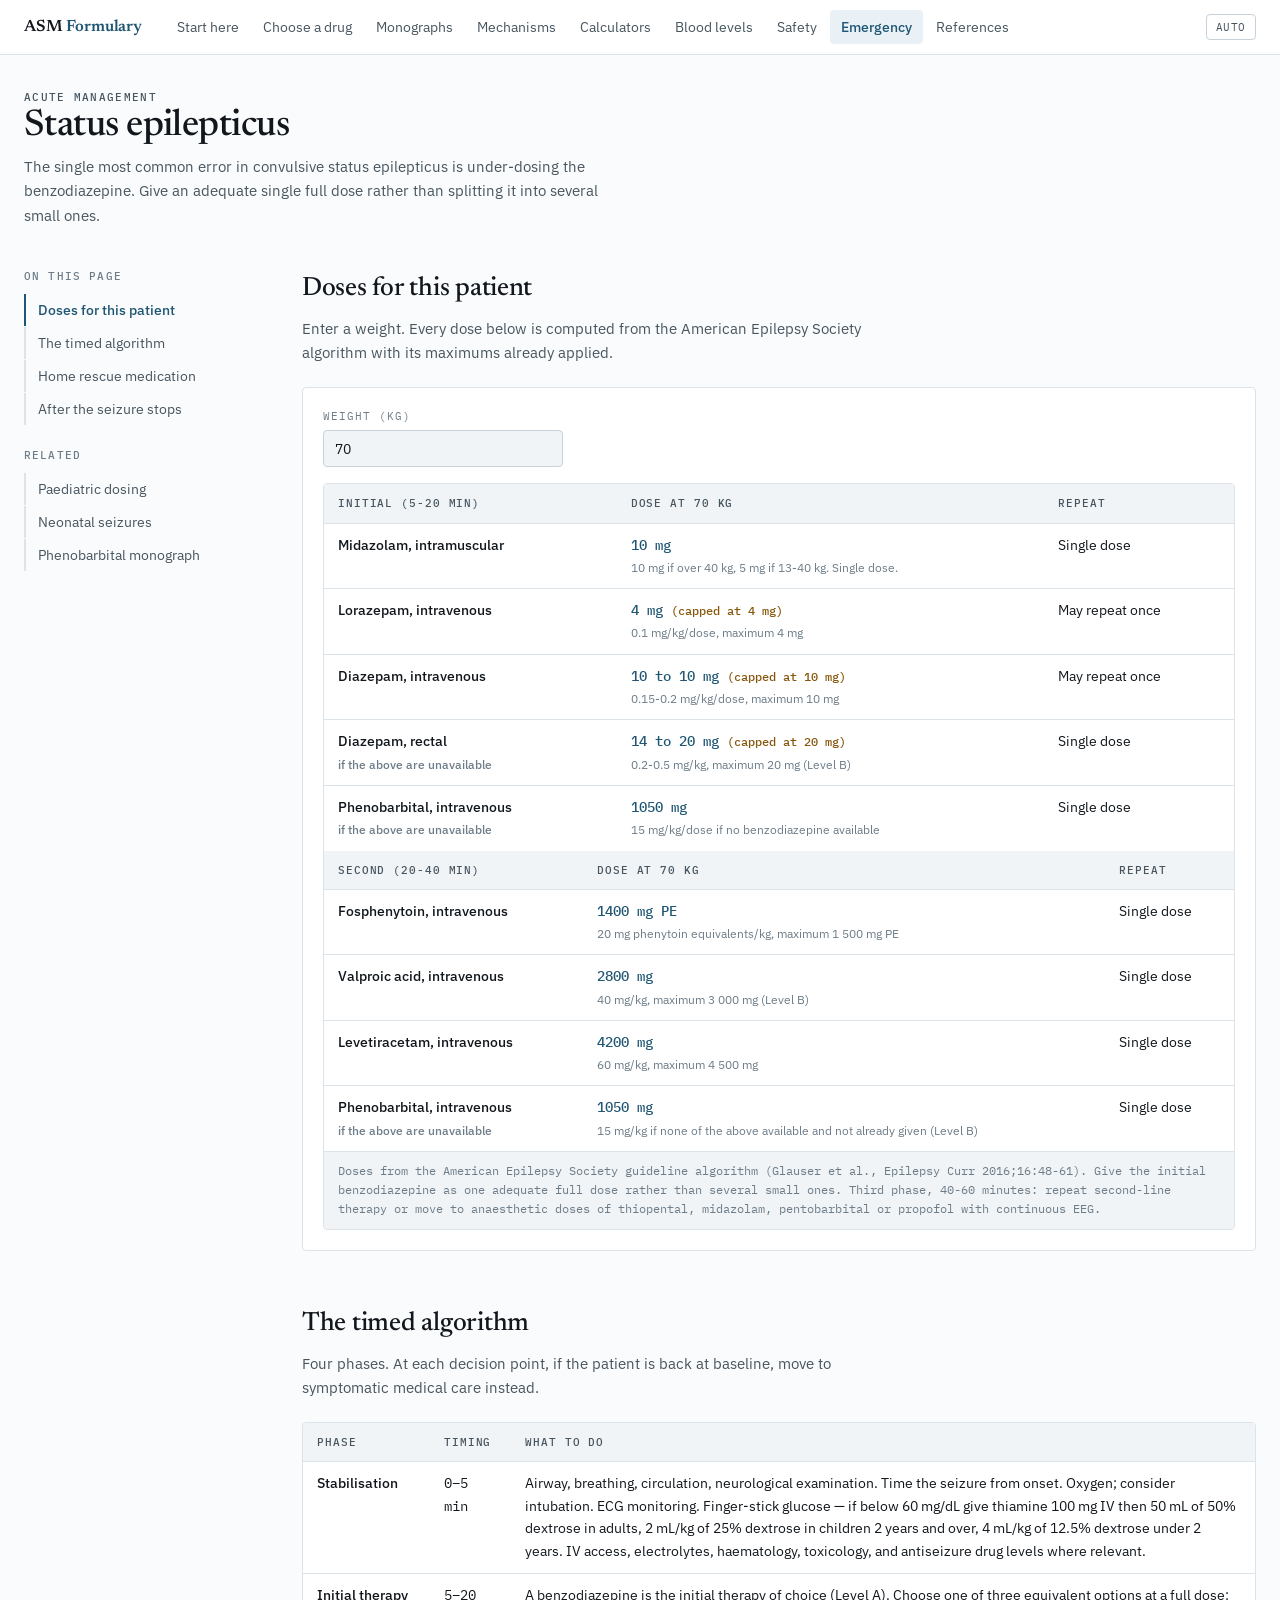
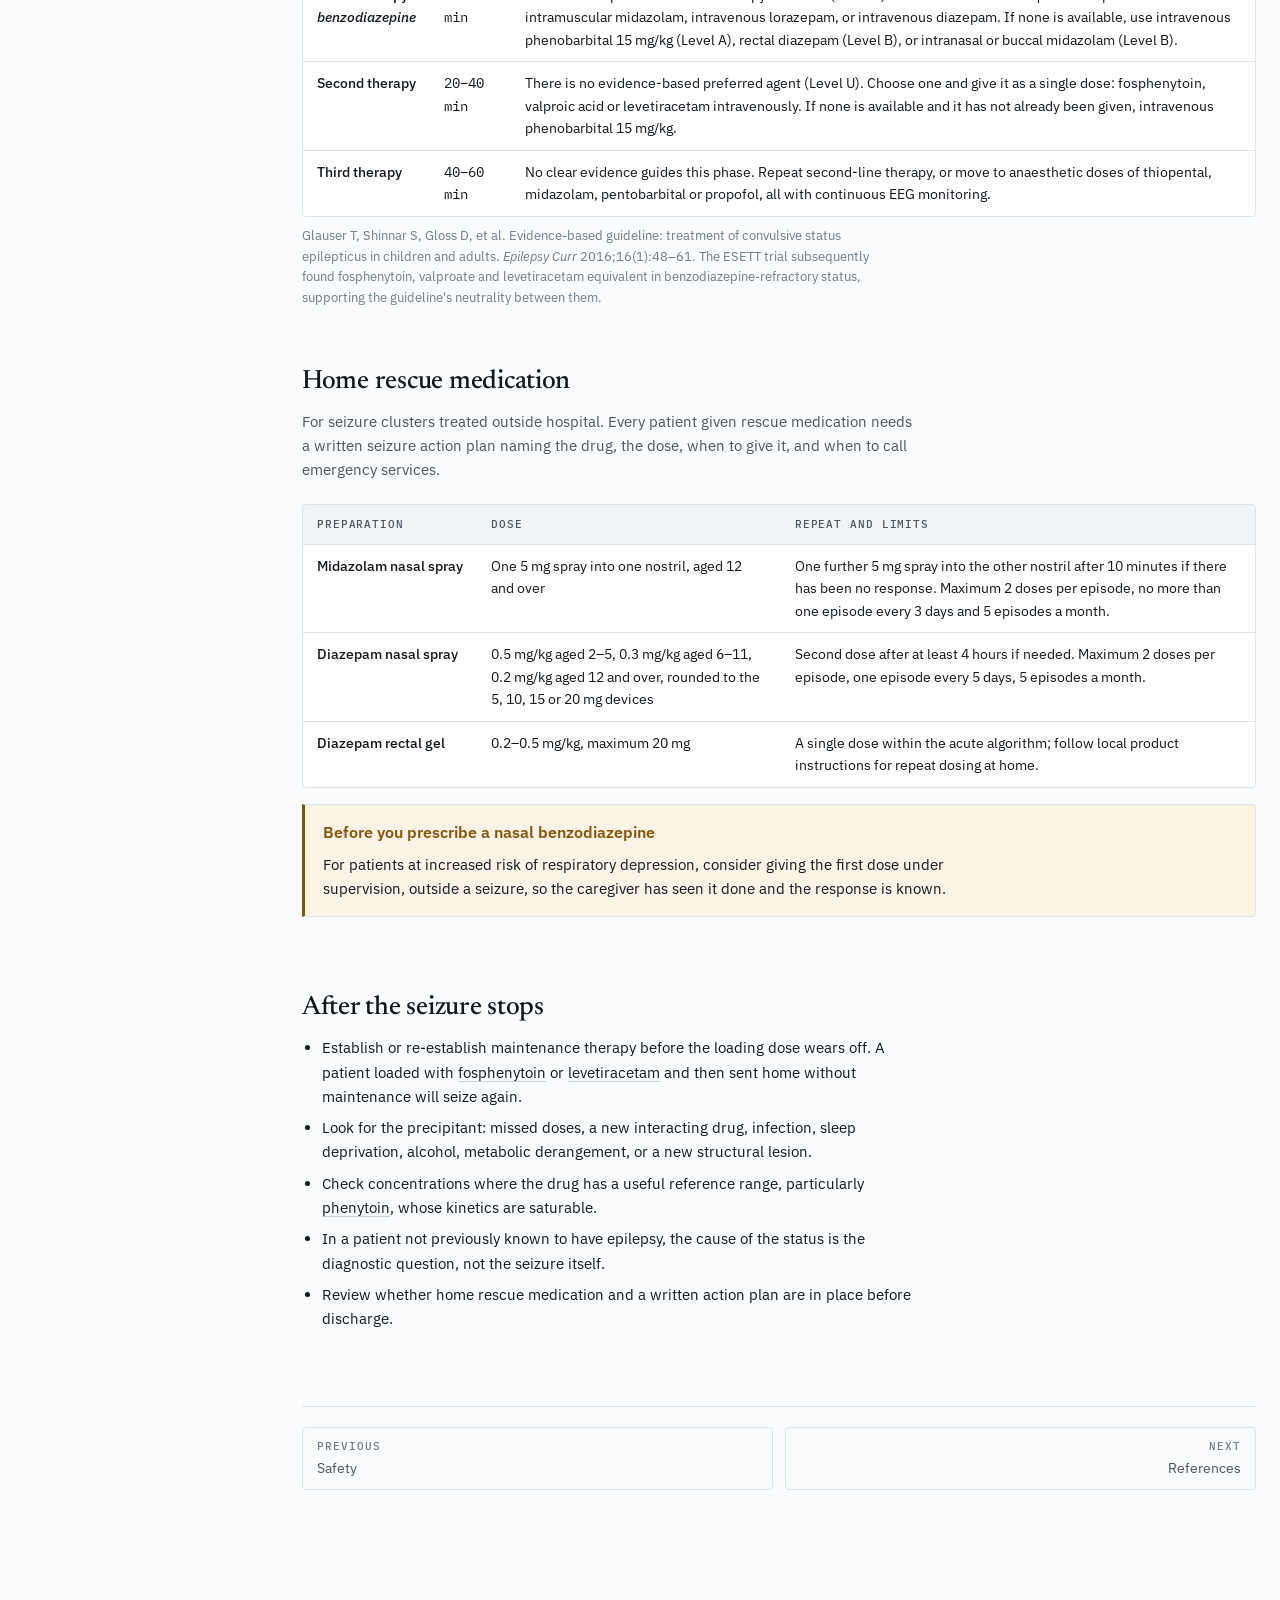
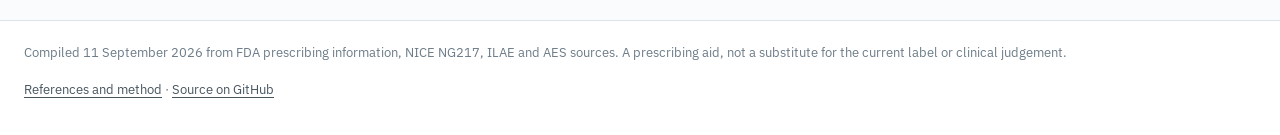
<file: emergency.html>
<!doctype html>
<html lang="en">
<head>
<meta charset="utf-8">
<meta name="viewport" content="width=device-width,initial-scale=1">
<title>Status epilepticus — ASM Formulary</title>
<meta name="description" content="The timed convulsive status epilepticus algorithm with weight-based doses calculated, plus home rescue medication for seizure clusters.">
<link rel="preconnect" href="https://fonts.googleapis.com">
<link rel="preconnect" href="https://fonts.gstatic.com" crossorigin>
<link rel="stylesheet" href="https://fonts.googleapis.com/css2?family=Newsreader:ital,opsz,wght@0,6..72,400;0,6..72,500;0,6..72,600;1,6..72,400&family=IBM+Plex+Sans:wght@400;500;600&family=IBM+Plex+Mono:wght@400;500;600&display=swap">
<link rel="stylesheet" href="assets/style.css">
<link rel="icon" href="data:image/svg+xml,<svg xmlns='http://www.w3.org/2000/svg' viewBox='0 0 32 32'><text y='26' font-size='26'>%F0%9F%A7%A0</text></svg>">
</head>
<body>

<div class="hero" id="top">
  <p class="eyebrow">Acute management</p>
  <h1>Status epilepticus</h1>
  <p>The single most common error in convulsive status epilepticus is under-dosing the benzodiazepine. Give an adequate single full dose rather than splitting it into several small ones.</p>
</div>

<div class="page rails">
  <aside class="rail">
    <div>
      <h4>On this page</h4>
      <nav>
        <a href="#calc">Doses for this patient</a>
        <a href="#algorithm">The timed algorithm</a>
        <a href="#rescue">Home rescue medication</a>
        <a href="#after">After the seizure stops</a>
      </nav>
    </div>
    <div>
      <h4>Related</h4>
      <nav>
        <a href="calculators.html#ped">Paediatric dosing</a>
        <a href="choose.html#syndromes">Neonatal seizures</a>
        <a href="monographs.html#d-phenobarbital">Phenobarbital monograph</a>
      </nav>
    </div>
  </aside>

  <main>

    <section id="calc">
      <h2>Doses for this patient</h2>
      <p class="lede">Enter a weight. Every dose below is computed from the American Epilepsy Society algorithm with its maximums already applied.</p>
      <div class="tool">
        <div class="inputs" style="grid-template-columns:minmax(180px,240px)">
          <div class="inp">
            <label for="se-weight">Weight (kg)</label>
            <input id="se-weight" type="number" min="1" max="250" step="0.5" value="70" inputmode="decimal">
          </div>
        </div>
        <div class="out" id="se-out"></div>
      </div>
    </section>

    <section id="algorithm">
      <h2>The timed algorithm</h2>
      <p class="lede">Four phases. At each decision point, if the patient is back at baseline, move to symptomatic medical care instead.</p>
      <div class="tw">
        <table>
          <thead><tr><th>Phase</th><th>Timing</th><th>What to do</th></tr></thead>
          <tbody>
            <tr>
              <td class="drug">Stabilisation</td>
              <td class="num">0&ndash;5 min</td>
              <td>Airway, breathing, circulation, neurological examination. Time the seizure from onset. Oxygen; consider intubation. ECG monitoring. Finger-stick glucose &mdash; if below 60 mg/dL give thiamine 100 mg IV then 50 mL of 50% dextrose in adults, 2 mL/kg of 25% dextrose in children 2 years and over, 4 mL/kg of 12.5% dextrose under 2 years. IV access, electrolytes, haematology, toxicology, and antiseizure drug levels where relevant.</td>
            </tr>
            <tr>
              <td class="drug">Initial therapy<br><em>benzodiazepine</em></td>
              <td class="num">5&ndash;20 min</td>
              <td>A benzodiazepine is the initial therapy of choice (Level A). Choose one of three equivalent options at a full dose: intramuscular midazolam, intravenous lorazepam, or intravenous diazepam. If none is available, use intravenous phenobarbital 15 mg/kg (Level A), rectal diazepam (Level B), or intranasal or buccal midazolam (Level B).</td>
            </tr>
            <tr>
              <td class="drug">Second therapy</td>
              <td class="num">20&ndash;40 min</td>
              <td>There is no evidence-based preferred agent (Level U). Choose one and give it as a single dose: fosphenytoin, valproic acid or levetiracetam intravenously. If none is available and it has not already been given, intravenous phenobarbital 15 mg/kg.</td>
            </tr>
            <tr>
              <td class="drug">Third therapy</td>
              <td class="num">40&ndash;60 min</td>
              <td>No clear evidence guides this phase. Repeat second-line therapy, or move to anaesthetic doses of thiopental, midazolam, pentobarbital or propofol, all with continuous EEG monitoring.</td>
            </tr>
          </tbody>
        </table>
      </div>
      <p class="tnote">Glauser T, Shinnar S, Gloss D, et al. Evidence-based guideline: treatment of convulsive status epilepticus in children and adults. <em>Epilepsy Curr</em> 2016;16(1):48&ndash;61. The ESETT trial subsequently found fosphenytoin, valproate and levetiracetam equivalent in benzodiazepine-refractory status, supporting the guideline's neutrality between them.</p>
    </section>

    <section id="rescue" data-linkify>
      <h2>Home rescue medication</h2>
      <p class="lede">For seizure clusters treated outside hospital. Every patient given rescue medication needs a written seizure action plan naming the drug, the dose, when to give it, and when to call emergency services.</p>
      <div class="tw">
        <table>
          <thead><tr><th>Preparation</th><th>Dose</th><th>Repeat and limits</th></tr></thead>
          <tbody>
            <tr>
              <td class="drug">Midazolam nasal spray</td>
              <td>One 5 mg spray into one nostril, aged 12 and over</td>
              <td>One further 5 mg spray into the other nostril after 10 minutes if there has been no response. Maximum 2 doses per episode, no more than one episode every 3 days and 5 episodes a month.</td>
            </tr>
            <tr>
              <td class="drug">Diazepam nasal spray</td>
              <td>0.5 mg/kg aged 2&ndash;5, 0.3 mg/kg aged 6&ndash;11, 0.2 mg/kg aged 12 and over, rounded to the 5, 10, 15 or 20 mg devices</td>
              <td>Second dose after at least 4 hours if needed. Maximum 2 doses per episode, one episode every 5 days, 5 episodes a month.</td>
            </tr>
            <tr>
              <td class="drug">Diazepam rectal gel</td>
              <td>0.2&ndash;0.5 mg/kg, maximum 20 mg</td>
              <td>A single dose within the acute algorithm; follow local product instructions for repeat dosing at home.</td>
            </tr>
          </tbody>
        </table>
      </div>
      <div class="call caution" style="margin-top:16px">
        <h3>Before you prescribe a nasal benzodiazepine</h3>
        <p style="margin-bottom:0">For patients at increased risk of respiratory depression, consider giving the first dose under supervision, outside a seizure, so the caregiver has seen it done and the response is known.</p>
      </div>
    </section>

    <section id="after" data-linkify>
      <h2>After the seizure stops</h2>
      <ul class="plain">
        <li>Establish or re-establish maintenance therapy before the loading dose wears off. A patient loaded with fosphenytoin or levetiracetam and then sent home without maintenance will seize again.</li>
        <li>Look for the precipitant: missed doses, a new interacting drug, infection, sleep deprivation, alcohol, metabolic derangement, or a new structural lesion.</li>
        <li>Check concentrations where the drug has a useful reference range, particularly phenytoin, whose kinetics are saturable.</li>
        <li>In a patient not previously known to have epilepsy, the cause of the status is the diagnostic question, not the seizure itself.</li>
        <li>Review whether home rescue medication and a written action plan are in place before discharge.</li>
      </ul>
    </section>

  </main>
</div>

<script src="assets/data.js"></script>
<script src="assets/site.js"></script>
<script>initPage("emerg");</script>
</body>
</html>
</file>
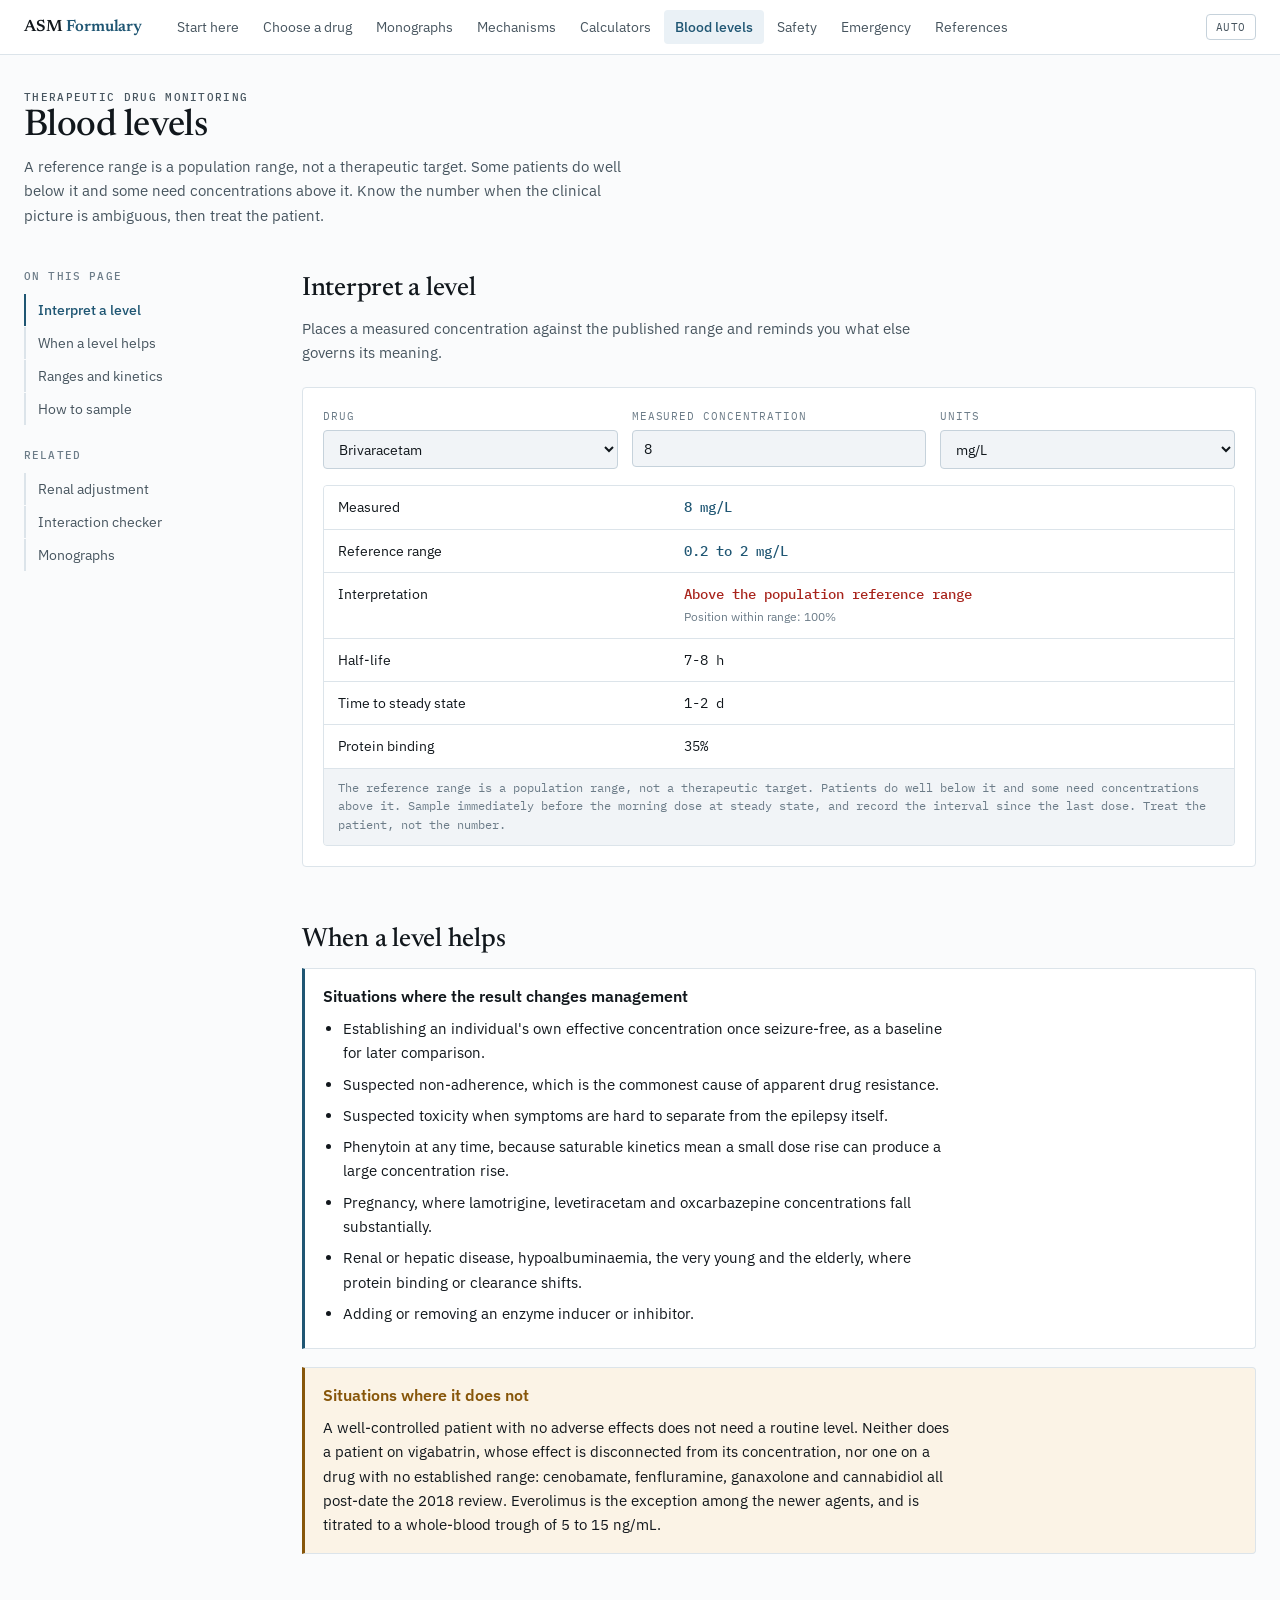
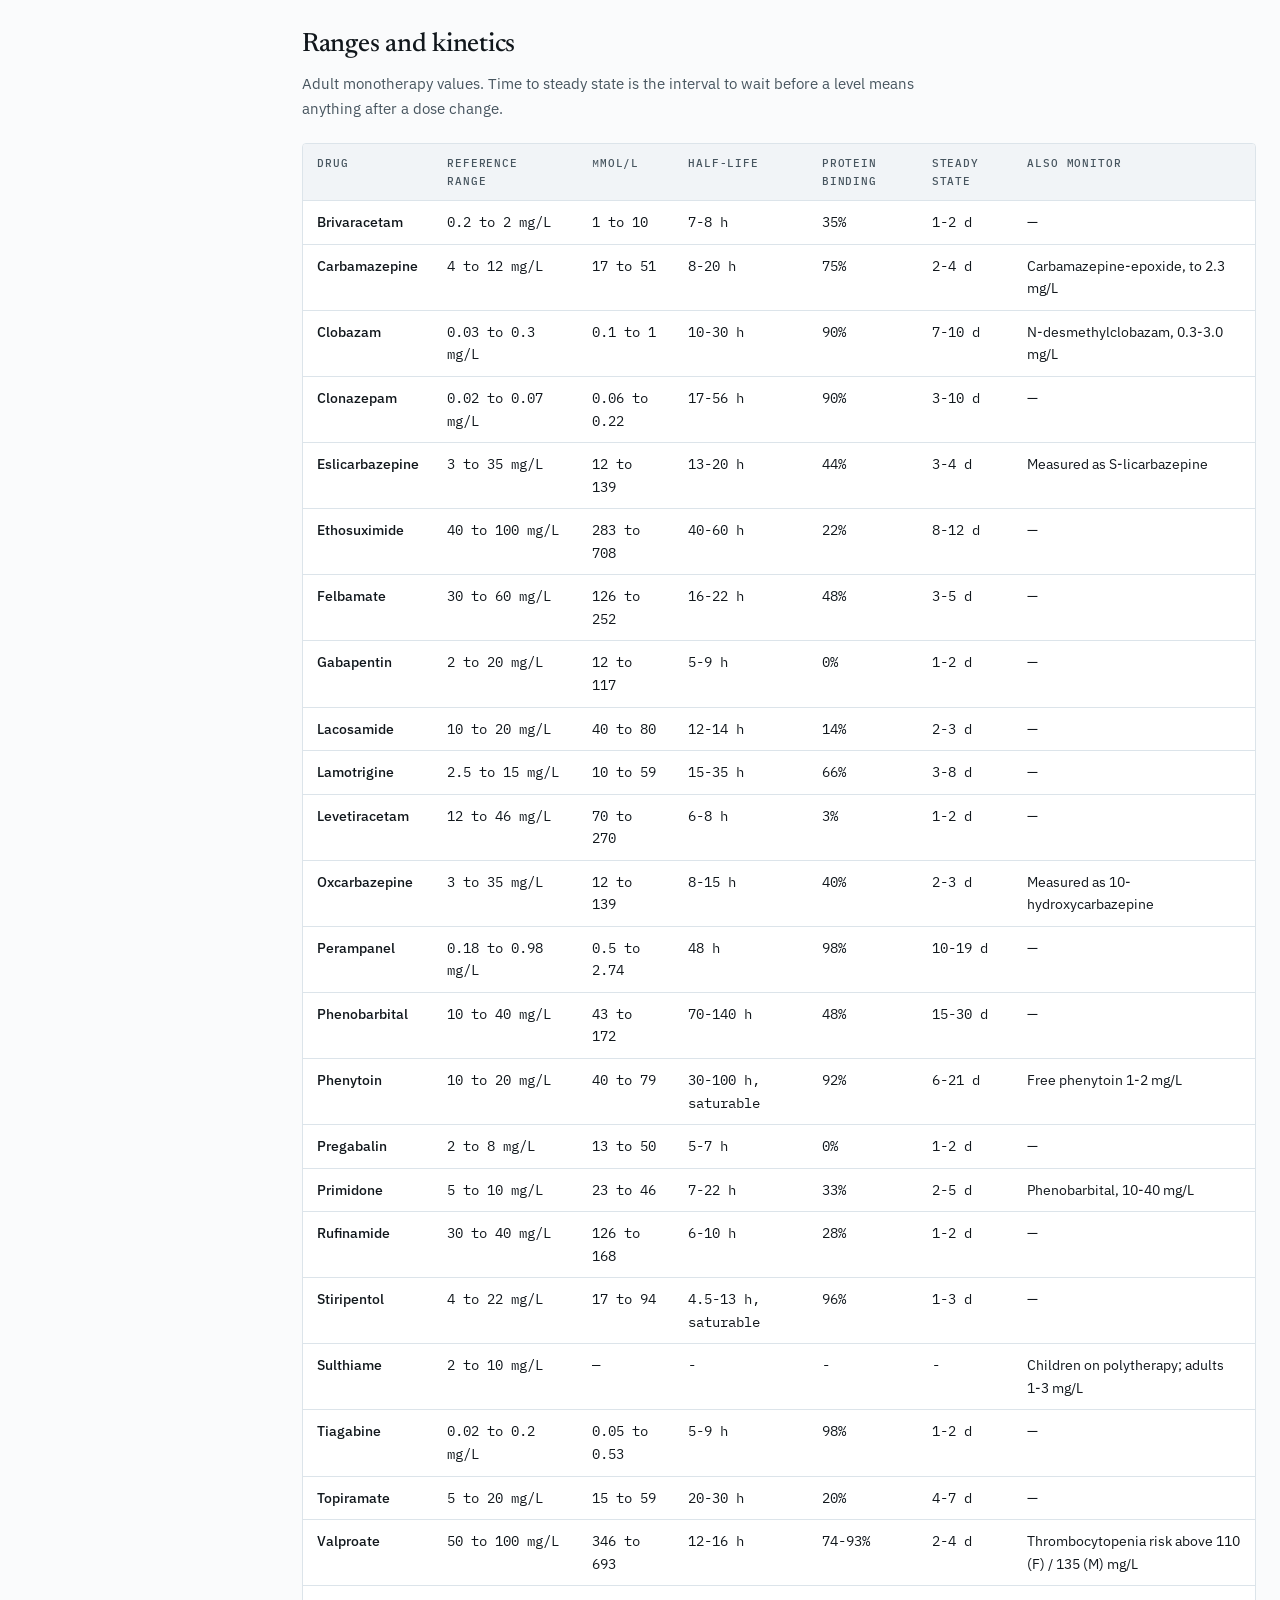
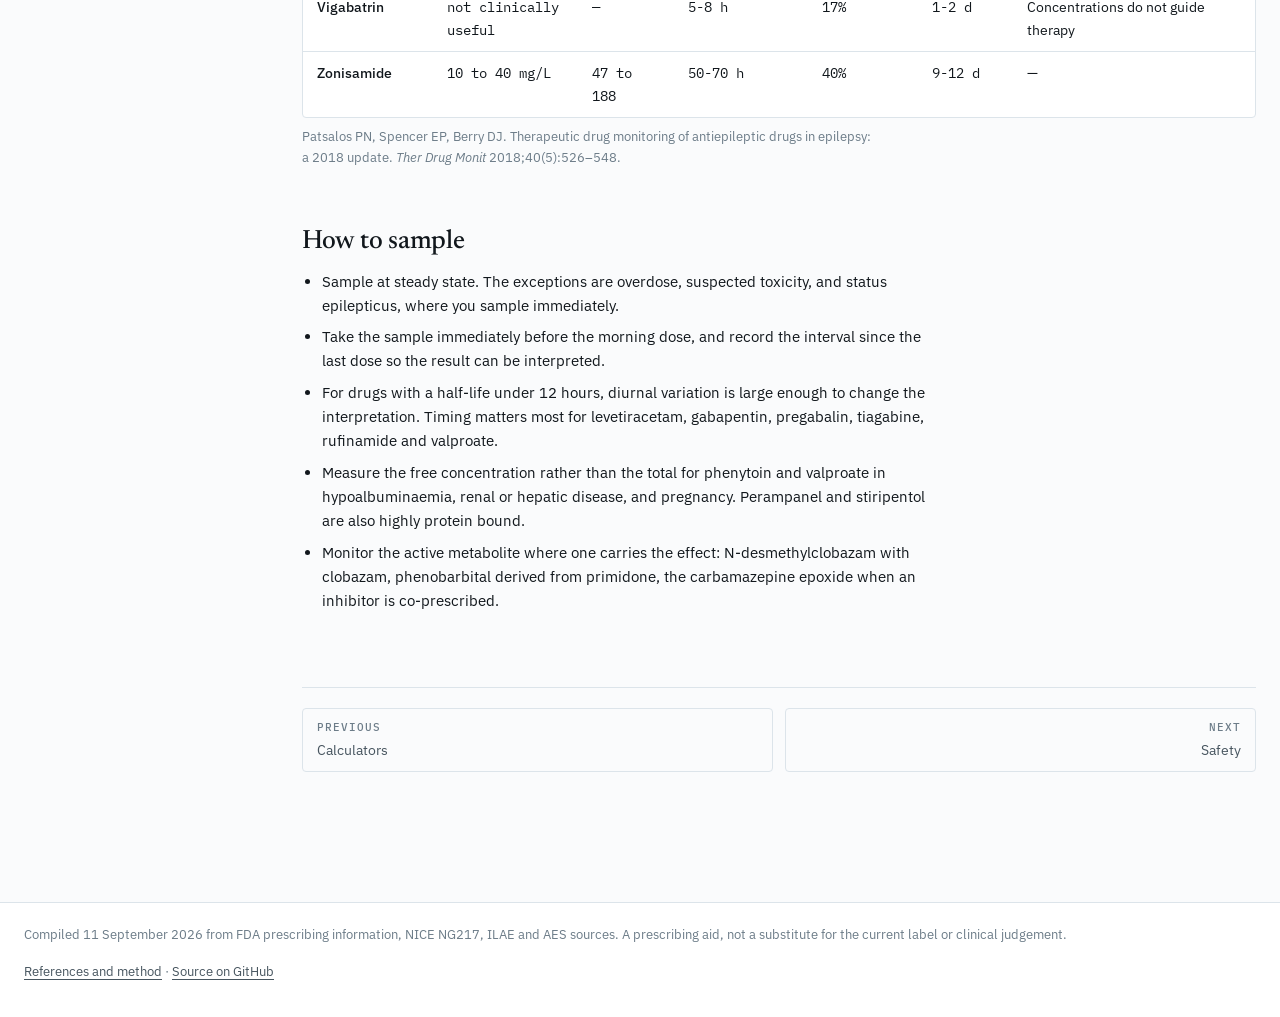
<file: levels.html>
<!doctype html>
<html lang="en">
<head>
<meta charset="utf-8">
<meta name="viewport" content="width=device-width,initial-scale=1">
<title>Blood levels — ASM Formulary</title>
<meta name="description" content="Antiseizure medication reference ranges, half-lives and time to steady state, with an interpreter for a measured concentration.">
<link rel="preconnect" href="https://fonts.googleapis.com">
<link rel="preconnect" href="https://fonts.gstatic.com" crossorigin>
<link rel="stylesheet" href="https://fonts.googleapis.com/css2?family=Newsreader:ital,opsz,wght@0,6..72,400;0,6..72,500;0,6..72,600;1,6..72,400&family=IBM+Plex+Sans:wght@400;500;600&family=IBM+Plex+Mono:wght@400;500;600&display=swap">
<link rel="stylesheet" href="assets/style.css">
<link rel="icon" href="data:image/svg+xml,<svg xmlns='http://www.w3.org/2000/svg' viewBox='0 0 32 32'><text y='26' font-size='26'>%F0%9F%A7%A0</text></svg>">
</head>
<body>

<div class="hero" id="top">
  <p class="eyebrow">Therapeutic drug monitoring</p>
  <h1>Blood levels</h1>
  <p>A reference range is a population range, not a therapeutic target. Some patients do well below it and some need concentrations above it. Know the number when the clinical picture is ambiguous, then treat the patient.</p>
</div>

<div class="page rails">
  <aside class="rail">
    <div>
      <h4>On this page</h4>
      <nav>
        <a href="#tool">Interpret a level</a>
        <a href="#when">When a level helps</a>
        <a href="#table">Ranges and kinetics</a>
        <a href="#how">How to sample</a>
      </nav>
    </div>
    <div>
      <h4>Related</h4>
      <nav>
        <a href="calculators.html#renal">Renal adjustment</a>
        <a href="calculators.html#ix">Interaction checker</a>
        <a href="monographs.html">Monographs</a>
      </nav>
    </div>
  </aside>

  <main>

    <section id="tool">
      <h2>Interpret a level</h2>
      <p class="lede">Places a measured concentration against the published range and reminds you what else governs its meaning.</p>
      <div class="tool">
        <div class="inputs">
          <div class="inp">
            <label for="lvl-drug">Drug</label>
            <select id="lvl-drug"></select>
          </div>
          <div class="inp">
            <label for="lvl-value">Measured concentration</label>
            <input id="lvl-value" type="number" min="0" step="0.01" value="8" inputmode="decimal">
          </div>
          <div class="inp">
            <label for="lvl-unit">Units</label>
            <select id="lvl-unit">
              <option value="mg">mg/L</option>
              <option value="um">&micro;mol/L</option>
            </select>
          </div>
        </div>
        <div class="out" id="lvl-out"></div>
      </div>
    </section>

    <section id="when">
      <h2>When a level helps</h2>
      <div class="call">
        <h3>Situations where the result changes management</h3>
        <ul class="plain">
          <li>Establishing an individual's own effective concentration once seizure-free, as a baseline for later comparison.</li>
          <li>Suspected non-adherence, which is the commonest cause of apparent drug resistance.</li>
          <li>Suspected toxicity when symptoms are hard to separate from the epilepsy itself.</li>
          <li>Phenytoin at any time, because saturable kinetics mean a small dose rise can produce a large concentration rise.</li>
          <li>Pregnancy, where lamotrigine, levetiracetam and oxcarbazepine concentrations fall substantially.</li>
          <li>Renal or hepatic disease, hypoalbuminaemia, the very young and the elderly, where protein binding or clearance shifts.</li>
          <li>Adding or removing an enzyme inducer or inhibitor.</li>
        </ul>
      </div>
      <div class="call caution">
        <h3>Situations where it does not</h3>
        <p style="margin-bottom:0">A well-controlled patient with no adverse effects does not need a routine level. Neither does a patient on vigabatrin, whose effect is disconnected from its concentration, nor one on a drug with no established range: cenobamate, fenfluramine, ganaxolone and cannabidiol all post-date the 2018 review. Everolimus is the exception among the newer agents, and is titrated to a whole-blood trough of 5 to 15 ng/mL.</p>
      </div>
    </section>

    <section id="table">
      <h2>Ranges and kinetics</h2>
      <p class="lede">Adult monotherapy values. Time to steady state is the interval to wait before a level means anything after a dose change.</p>
      <div class="tw">
        <table>
          <thead><tr><th>Drug</th><th>Reference range</th><th>&micro;mol/L</th><th>Half-life</th><th>Protein binding</th><th>Steady state</th><th>Also monitor</th></tr></thead>
          <tbody id="pk-table"></tbody>
        </table>
      </div>
      <p class="tnote">Patsalos PN, Spencer EP, Berry DJ. Therapeutic drug monitoring of antiepileptic drugs in epilepsy: a 2018 update. <em>Ther Drug Monit</em> 2018;40(5):526&ndash;548.</p>
    </section>

    <section id="how">
      <h2>How to sample</h2>
      <ul class="plain">
        <li>Sample at steady state. The exceptions are overdose, suspected toxicity, and status epilepticus, where you sample immediately.</li>
        <li>Take the sample immediately before the morning dose, and record the interval since the last dose so the result can be interpreted.</li>
        <li>For drugs with a half-life under 12 hours, diurnal variation is large enough to change the interpretation. Timing matters most for levetiracetam, gabapentin, pregabalin, tiagabine, rufinamide and valproate.</li>
        <li>Measure the free concentration rather than the total for phenytoin and valproate in hypoalbuminaemia, renal or hepatic disease, and pregnancy. Perampanel and stiripentol are also highly protein bound.</li>
        <li>Monitor the active metabolite where one carries the effect: N-desmethylclobazam with clobazam, phenobarbital derived from primidone, the carbamazepine epoxide when an inhibitor is co-prescribed.</li>
      </ul>
    </section>

  </main>
</div>

<script src="assets/data.js"></script>
<script src="assets/site.js"></script>
<script>
initPage("levels");
(function(){
  const body = document.getElementById("pk-table");
  if(!body) return;
  body.innerHTML = PK.map(p => `<tr>
    <td class="drug">${p.n}</td>
    <td class="num">${p.mg ? p.mg[0]+" to "+p.mg[1]+" mg/L" : "not clinically useful"}</td>
    <td class="num">${p.um ? p.um[0]+" to "+p.um[1] : "&mdash;"}</td>
    <td class="num">${p.t12}</td>
    <td class="num">${p.pb}</td>
    <td class="num">${p.ss}</td>
    <td>${p.meta === "-" ? "&mdash;" : p.meta}</td></tr>`).join("");
})();
</script>
</body>
</html>
</file>
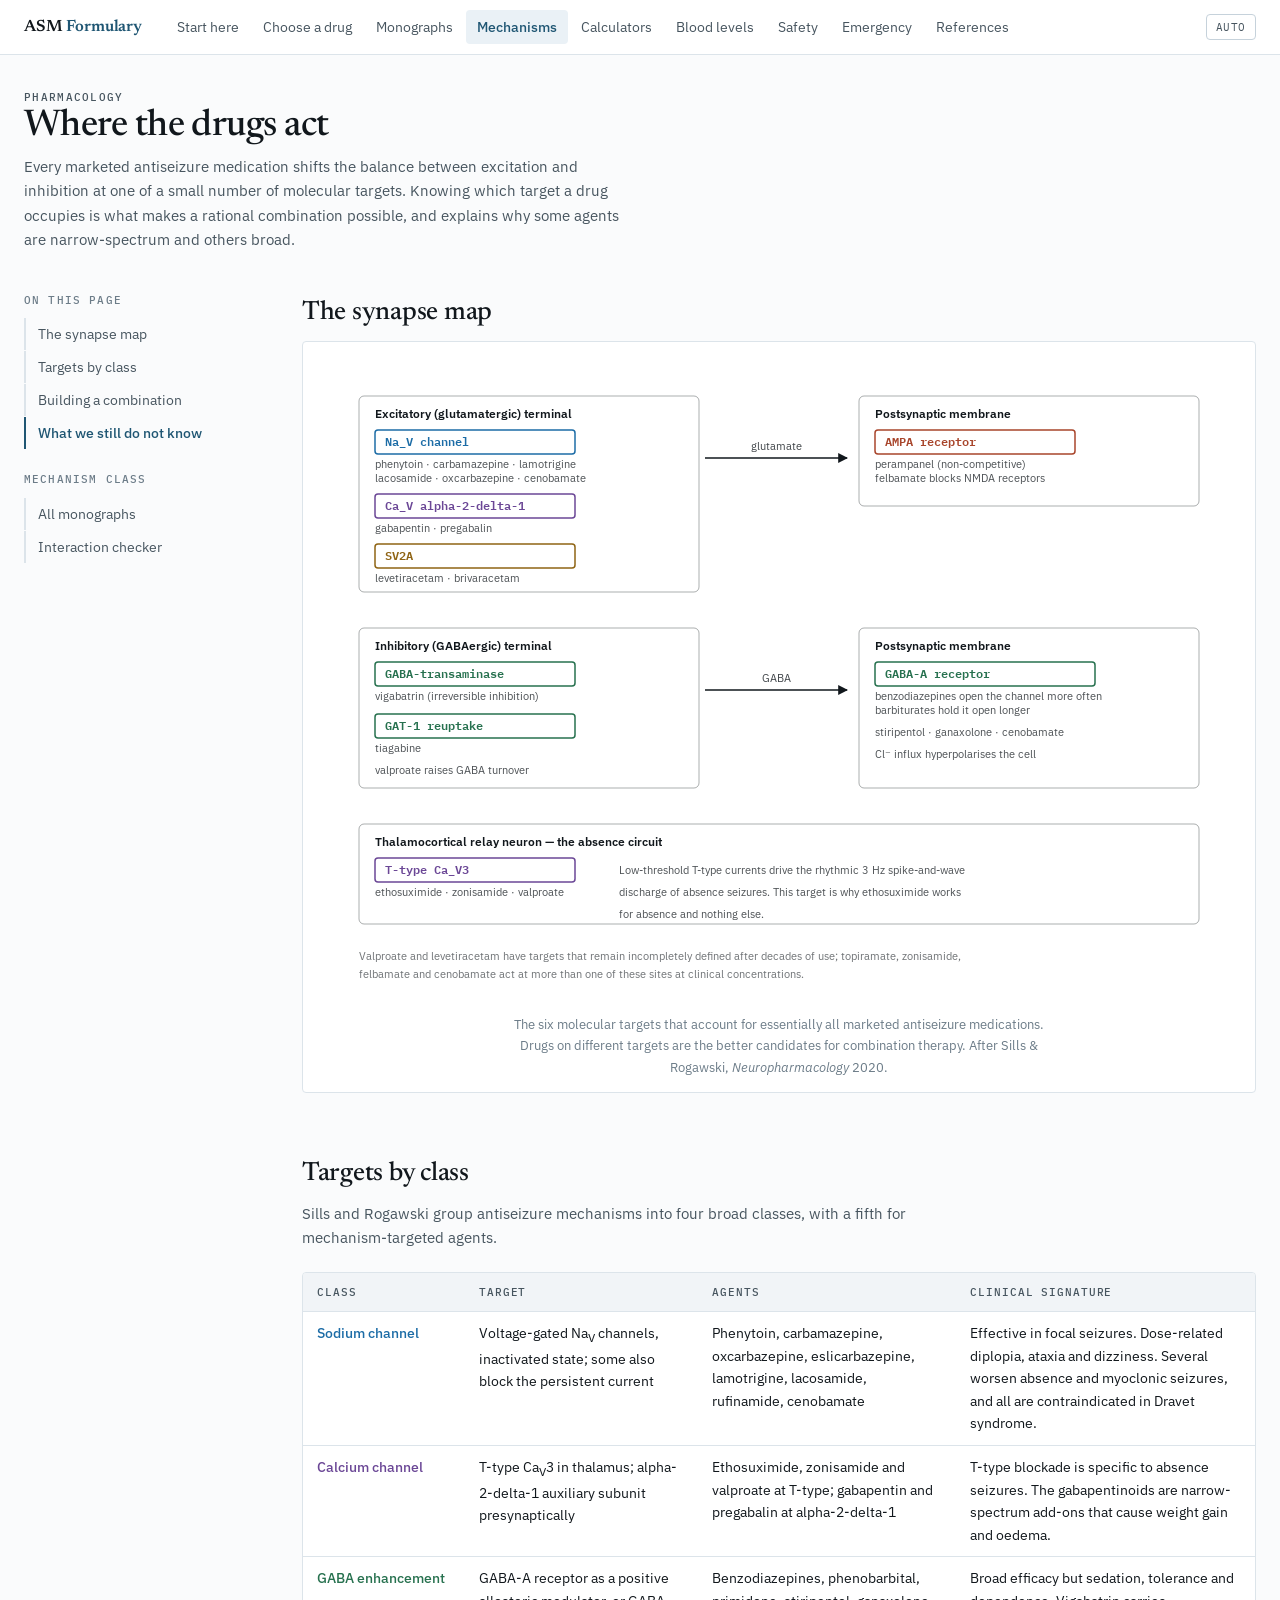
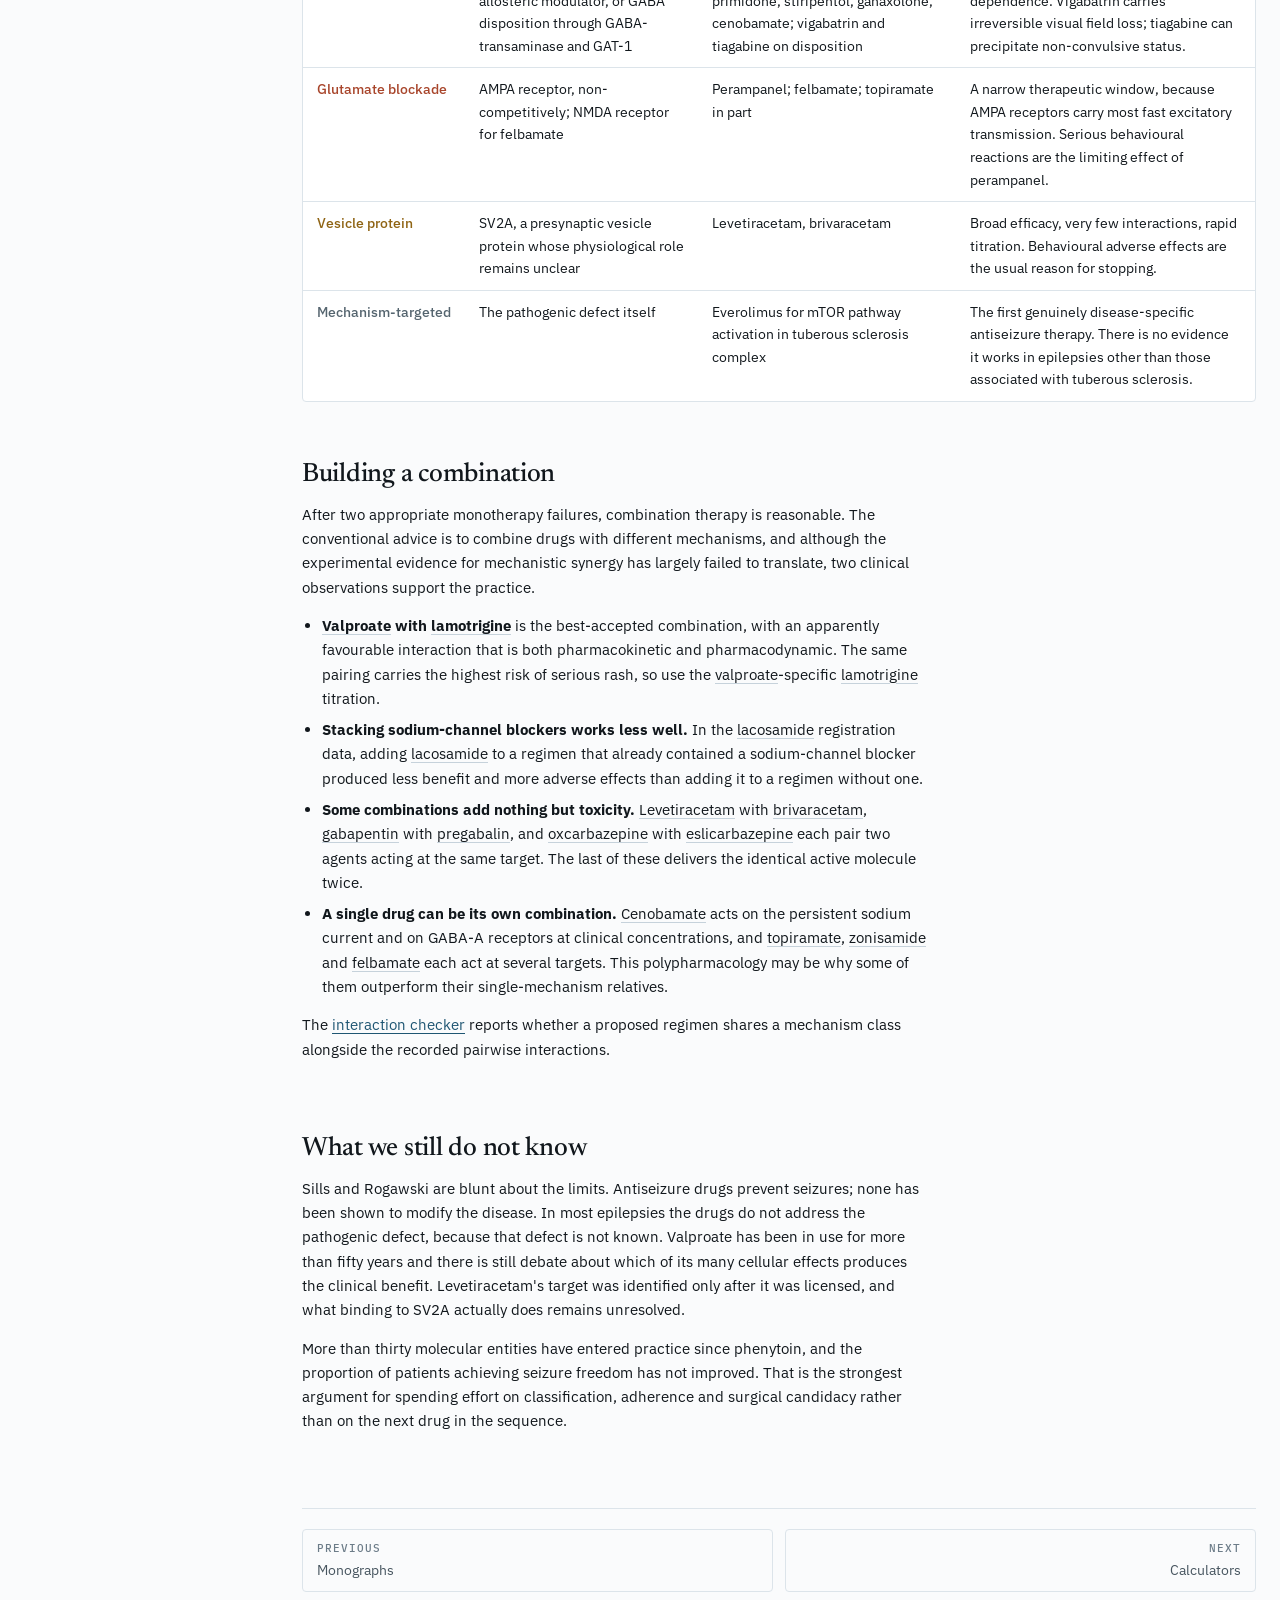
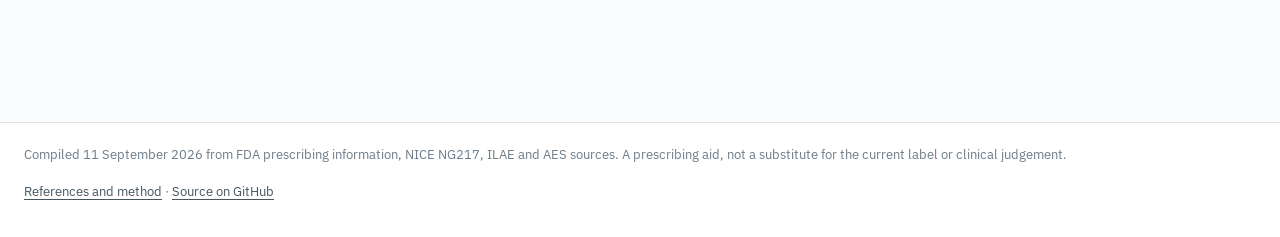
<file: mechanisms.html>
<!doctype html>
<html lang="en">
<head>
<meta charset="utf-8">
<meta name="viewport" content="width=device-width,initial-scale=1">
<title>Mechanisms — ASM Formulary</title>
<meta name="description" content="The six molecular targets of antiseizure medications, and what mechanism means when building a combination.">
<link rel="preconnect" href="https://fonts.googleapis.com">
<link rel="preconnect" href="https://fonts.gstatic.com" crossorigin>
<link rel="stylesheet" href="https://fonts.googleapis.com/css2?family=Newsreader:ital,opsz,wght@0,6..72,400;0,6..72,500;0,6..72,600;1,6..72,400&family=IBM+Plex+Sans:wght@400;500;600&family=IBM+Plex+Mono:wght@400;500;600&display=swap">
<link rel="stylesheet" href="assets/style.css">
<link rel="icon" href="data:image/svg+xml,<svg xmlns='http://www.w3.org/2000/svg' viewBox='0 0 32 32'><text y='26' font-size='26'>%F0%9F%A7%A0</text></svg>">
</head>
<body>

<div class="hero" id="top">
  <p class="eyebrow">Pharmacology</p>
  <h1>Where the drugs act</h1>
  <p>Every marketed antiseizure medication shifts the balance between excitation and inhibition at one of a small number of molecular targets. Knowing which target a drug occupies is what makes a rational combination possible, and explains why some agents are narrow-spectrum and others broad.</p>
</div>

<div class="page rails">
  <aside class="rail">
    <div>
      <h4>On this page</h4>
      <nav>
        <a href="#map">The synapse map</a>
        <a href="#classes">Targets by class</a>
        <a href="#combine">Building a combination</a>
        <a href="#unknown">What we still do not know</a>
      </nav>
    </div>
    <div>
      <h4>Mechanism class</h4>
      <nav>
        <a href="monographs.html">All monographs</a>
        <a href="calculators.html#ix">Interaction checker</a>
      </nav>
    </div>
  </aside>

  <main>

    <section id="map">
      <h2>The synapse map</h2>
      <figure>
        <svg viewBox="0 0 900 640" role="img" aria-label="Schematic of a synapse showing the six molecular targets of antiseizure medications: voltage-gated sodium channels, calcium channel alpha-2-delta subunits and SV2A on the excitatory terminal; AMPA receptors postsynaptically; GABA-transaminase and GAT-1 on the inhibitory terminal; GABA-A receptors postsynaptically; and T-type calcium channels on thalamocortical neurons.">
          <defs>
            <marker id="ar" viewBox="0 0 10 10" refX="9" refY="5" markerWidth="7" markerHeight="7" orient="auto-start-reverse">
              <path d="M 0 0 L 10 5 L 0 10 z" fill="currentColor"></path>
            </marker>
          </defs>

          <rect x="30" y="34" width="340" height="196" rx="5" fill="none" stroke="currentColor" stroke-width="1" opacity="0.35"></rect>
          <text x="46" y="56" font-size="12" font-weight="600" fill="currentColor" font-family="IBM Plex Sans, sans-serif">Excitatory (glutamatergic) terminal</text>

          <rect x="46" y="68" width="200" height="24" rx="3" fill="none" stroke="var(--c-na)" stroke-width="1.5"></rect>
          <text x="56" y="84" font-size="12" font-weight="600" fill="var(--c-na)" font-family="IBM Plex Mono, monospace">Na_V channel</text>
          <text x="46" y="106" font-size="11" fill="currentColor" opacity="0.75" font-family="IBM Plex Sans, sans-serif">phenytoin &middot; carbamazepine &middot; lamotrigine</text>
          <text x="46" y="120" font-size="11" fill="currentColor" opacity="0.75" font-family="IBM Plex Sans, sans-serif">lacosamide &middot; oxcarbazepine &middot; cenobamate</text>

          <rect x="46" y="132" width="200" height="24" rx="3" fill="none" stroke="var(--c-ca)" stroke-width="1.5"></rect>
          <text x="56" y="148" font-size="12" font-weight="600" fill="var(--c-ca)" font-family="IBM Plex Mono, monospace">Ca_V alpha-2-delta-1</text>
          <text x="46" y="170" font-size="11" fill="currentColor" opacity="0.75" font-family="IBM Plex Sans, sans-serif">gabapentin &middot; pregabalin</text>

          <rect x="46" y="182" width="200" height="24" rx="3" fill="none" stroke="var(--c-sv2a)" stroke-width="1.5"></rect>
          <text x="56" y="198" font-size="12" font-weight="600" fill="var(--c-sv2a)" font-family="IBM Plex Mono, monospace">SV2A</text>
          <text x="46" y="220" font-size="11" fill="currentColor" opacity="0.75" font-family="IBM Plex Sans, sans-serif">levetiracetam &middot; brivaracetam</text>

          <line x1="376" y1="96" x2="518" y2="96" stroke="currentColor" stroke-width="1.4" marker-end="url(#ar)"></line>
          <text x="447" y="88" font-size="11" text-anchor="middle" fill="currentColor" opacity="0.8" font-family="IBM Plex Sans, sans-serif">glutamate</text>

          <rect x="530" y="34" width="340" height="110" rx="5" fill="none" stroke="currentColor" stroke-width="1" opacity="0.35"></rect>
          <text x="546" y="56" font-size="12" font-weight="600" fill="currentColor" font-family="IBM Plex Sans, sans-serif">Postsynaptic membrane</text>
          <rect x="546" y="68" width="200" height="24" rx="3" fill="none" stroke="var(--c-glu)" stroke-width="1.5"></rect>
          <text x="556" y="84" font-size="12" font-weight="600" fill="var(--c-glu)" font-family="IBM Plex Mono, monospace">AMPA receptor</text>
          <text x="546" y="106" font-size="11" fill="currentColor" opacity="0.75" font-family="IBM Plex Sans, sans-serif">perampanel (non-competitive)</text>
          <text x="546" y="120" font-size="11" fill="currentColor" opacity="0.75" font-family="IBM Plex Sans, sans-serif">felbamate blocks NMDA receptors</text>

          <rect x="30" y="266" width="340" height="160" rx="5" fill="none" stroke="currentColor" stroke-width="1" opacity="0.35"></rect>
          <text x="46" y="288" font-size="12" font-weight="600" fill="currentColor" font-family="IBM Plex Sans, sans-serif">Inhibitory (GABAergic) terminal</text>

          <rect x="46" y="300" width="200" height="24" rx="3" fill="none" stroke="var(--c-gaba)" stroke-width="1.5"></rect>
          <text x="56" y="316" font-size="12" font-weight="600" fill="var(--c-gaba)" font-family="IBM Plex Mono, monospace">GABA-transaminase</text>
          <text x="46" y="338" font-size="11" fill="currentColor" opacity="0.75" font-family="IBM Plex Sans, sans-serif">vigabatrin (irreversible inhibition)</text>

          <rect x="46" y="352" width="200" height="24" rx="3" fill="none" stroke="var(--c-gaba)" stroke-width="1.5"></rect>
          <text x="56" y="368" font-size="12" font-weight="600" fill="var(--c-gaba)" font-family="IBM Plex Mono, monospace">GAT-1 reuptake</text>
          <text x="46" y="390" font-size="11" fill="currentColor" opacity="0.75" font-family="IBM Plex Sans, sans-serif">tiagabine</text>
          <text x="46" y="412" font-size="11" fill="currentColor" opacity="0.75" font-family="IBM Plex Sans, sans-serif">valproate raises GABA turnover</text>

          <line x1="376" y1="328" x2="518" y2="328" stroke="currentColor" stroke-width="1.4" marker-end="url(#ar)"></line>
          <text x="447" y="320" font-size="11" text-anchor="middle" fill="currentColor" opacity="0.8" font-family="IBM Plex Sans, sans-serif">GABA</text>

          <rect x="530" y="266" width="340" height="160" rx="5" fill="none" stroke="currentColor" stroke-width="1" opacity="0.35"></rect>
          <text x="546" y="288" font-size="12" font-weight="600" fill="currentColor" font-family="IBM Plex Sans, sans-serif">Postsynaptic membrane</text>
          <rect x="546" y="300" width="220" height="24" rx="3" fill="none" stroke="var(--c-gaba)" stroke-width="1.5"></rect>
          <text x="556" y="316" font-size="12" font-weight="600" fill="var(--c-gaba)" font-family="IBM Plex Mono, monospace">GABA-A receptor</text>
          <text x="546" y="338" font-size="11" fill="currentColor" opacity="0.75" font-family="IBM Plex Sans, sans-serif">benzodiazepines open the channel more often</text>
          <text x="546" y="352" font-size="11" fill="currentColor" opacity="0.75" font-family="IBM Plex Sans, sans-serif">barbiturates hold it open longer</text>
          <text x="546" y="374" font-size="11" fill="currentColor" opacity="0.75" font-family="IBM Plex Sans, sans-serif">stiripentol &middot; ganaxolone &middot; cenobamate</text>
          <text x="546" y="396" font-size="11" fill="currentColor" opacity="0.75" font-family="IBM Plex Sans, sans-serif">Cl&#8315; influx hyperpolarises the cell</text>

          <rect x="30" y="462" width="840" height="100" rx="5" fill="none" stroke="currentColor" stroke-width="1" opacity="0.35"></rect>
          <text x="46" y="484" font-size="12" font-weight="600" fill="currentColor" font-family="IBM Plex Sans, sans-serif">Thalamocortical relay neuron &mdash; the absence circuit</text>
          <rect x="46" y="496" width="200" height="24" rx="3" fill="none" stroke="var(--c-ca)" stroke-width="1.5"></rect>
          <text x="56" y="512" font-size="12" font-weight="600" fill="var(--c-ca)" font-family="IBM Plex Mono, monospace">T-type Ca_V3</text>
          <text x="46" y="534" font-size="11" fill="currentColor" opacity="0.75" font-family="IBM Plex Sans, sans-serif">ethosuximide &middot; zonisamide &middot; valproate</text>
          <text x="290" y="512" font-size="11" fill="currentColor" opacity="0.75" font-family="IBM Plex Sans, sans-serif">Low-threshold T-type currents drive the rhythmic 3 Hz spike-and-wave</text>
          <text x="290" y="534" font-size="11" fill="currentColor" opacity="0.75" font-family="IBM Plex Sans, sans-serif">discharge of absence seizures. This target is why ethosuximide works</text>
          <text x="290" y="556" font-size="11" fill="currentColor" opacity="0.75" font-family="IBM Plex Sans, sans-serif">for absence and nothing else.</text>

          <text x="30" y="598" font-size="11" fill="currentColor" opacity="0.6" font-family="IBM Plex Sans, sans-serif">Valproate and levetiracetam have targets that remain incompletely defined after decades of use; topiramate, zonisamide,</text>
          <text x="30" y="616" font-size="11" fill="currentColor" opacity="0.6" font-family="IBM Plex Sans, sans-serif">felbamate and cenobamate act at more than one of these sites at clinical concentrations.</text>
        </svg>
        <figcaption>The six molecular targets that account for essentially all marketed antiseizure medications. Drugs on different targets are the better candidates for combination therapy. After Sills &amp; Rogawski, <em>Neuropharmacology</em> 2020.</figcaption>
      </figure>
    </section>

    <section id="classes">
      <h2>Targets by class</h2>
      <p class="lede">Sills and Rogawski group antiseizure mechanisms into four broad classes, with a fifth for mechanism-targeted agents.</p>
      <div class="tw">
        <table>
          <thead><tr><th>Class</th><th>Target</th><th>Agents</th><th>Clinical signature</th></tr></thead>
          <tbody>
            <tr><td class="drug" style="color:var(--c-na)">Sodium channel</td>
              <td>Voltage-gated Na<sub>V</sub> channels, inactivated state; some also block the persistent current</td>
              <td>Phenytoin, carbamazepine, oxcarbazepine, eslicarbazepine, lamotrigine, lacosamide, rufinamide, cenobamate</td>
              <td>Effective in focal seizures. Dose-related diplopia, ataxia and dizziness. Several worsen absence and myoclonic seizures, and all are contraindicated in Dravet syndrome.</td></tr>
            <tr><td class="drug" style="color:var(--c-ca)">Calcium channel</td>
              <td>T-type Ca<sub>V</sub>3 in thalamus; alpha-2-delta-1 auxiliary subunit presynaptically</td>
              <td>Ethosuximide, zonisamide and valproate at T-type; gabapentin and pregabalin at alpha-2-delta-1</td>
              <td>T-type blockade is specific to absence seizures. The gabapentinoids are narrow-spectrum add-ons that cause weight gain and oedema.</td></tr>
            <tr><td class="drug" style="color:var(--c-gaba)">GABA enhancement</td>
              <td>GABA-A receptor as a positive allosteric modulator, or GABA disposition through GABA-transaminase and GAT-1</td>
              <td>Benzodiazepines, phenobarbital, primidone, stiripentol, ganaxolone, cenobamate; vigabatrin and tiagabine on disposition</td>
              <td>Broad efficacy but sedation, tolerance and dependence. Vigabatrin carries irreversible visual field loss; tiagabine can precipitate non-convulsive status.</td></tr>
            <tr><td class="drug" style="color:var(--c-glu)">Glutamate blockade</td>
              <td>AMPA receptor, non-competitively; NMDA receptor for felbamate</td>
              <td>Perampanel; felbamate; topiramate in part</td>
              <td>A narrow therapeutic window, because AMPA receptors carry most fast excitatory transmission. Serious behavioural reactions are the limiting effect of perampanel.</td></tr>
            <tr><td class="drug" style="color:var(--c-sv2a)">Vesicle protein</td>
              <td>SV2A, a presynaptic vesicle protein whose physiological role remains unclear</td>
              <td>Levetiracetam, brivaracetam</td>
              <td>Broad efficacy, very few interactions, rapid titration. Behavioural adverse effects are the usual reason for stopping.</td></tr>
            <tr><td class="drug" style="color:var(--c-multi)">Mechanism-targeted</td>
              <td>The pathogenic defect itself</td>
              <td>Everolimus for mTOR pathway activation in tuberous sclerosis complex</td>
              <td>The first genuinely disease-specific antiseizure therapy. There is no evidence it works in epilepsies other than those associated with tuberous sclerosis.</td></tr>
          </tbody>
        </table>
      </div>
    </section>

    <section id="combine" data-linkify>
      <h2>Building a combination</h2>
      <p>After two appropriate monotherapy failures, combination therapy is reasonable. The conventional advice is to combine drugs with different mechanisms, and although the experimental evidence for mechanistic synergy has largely failed to translate, two clinical observations support the practice.</p>
      <ul class="plain">
        <li><strong>Valproate with lamotrigine</strong> is the best-accepted combination, with an apparently favourable interaction that is both pharmacokinetic and pharmacodynamic. The same pairing carries the highest risk of serious rash, so use the valproate-specific lamotrigine titration.</li>
        <li><strong>Stacking sodium-channel blockers works less well.</strong> In the lacosamide registration data, adding lacosamide to a regimen that already contained a sodium-channel blocker produced less benefit and more adverse effects than adding it to a regimen without one.</li>
        <li><strong>Some combinations add nothing but toxicity.</strong> Levetiracetam with brivaracetam, gabapentin with pregabalin, and oxcarbazepine with eslicarbazepine each pair two agents acting at the same target. The last of these delivers the identical active molecule twice.</li>
        <li><strong>A single drug can be its own combination.</strong> Cenobamate acts on the persistent sodium current and on GABA-A receptors at clinical concentrations, and topiramate, zonisamide and felbamate each act at several targets. This polypharmacology may be why some of them outperform their single-mechanism relatives.</li>
      </ul>
      <p>The <a href="calculators.html#ix">interaction checker</a> reports whether a proposed regimen shares a mechanism class alongside the recorded pairwise interactions.</p>
    </section>

    <section id="unknown">
      <h2>What we still do not know</h2>
      <p>Sills and Rogawski are blunt about the limits. Antiseizure drugs prevent seizures; none has been shown to modify the disease. In most epilepsies the drugs do not address the pathogenic defect, because that defect is not known. Valproate has been in use for more than fifty years and there is still debate about which of its many cellular effects produces the clinical benefit. Levetiracetam's target was identified only after it was licensed, and what binding to SV2A actually does remains unresolved.</p>
      <p>More than thirty molecular entities have entered practice since phenytoin, and the proportion of patients achieving seizure freedom has not improved. That is the strongest argument for spending effort on classification, adherence and surgical candidacy rather than on the next drug in the sequence.</p>
    </section>

  </main>
</div>

<script src="assets/data.js"></script>
<script src="assets/site.js"></script>
<script>initPage("mech");</script>
</body>
</html>
</file>
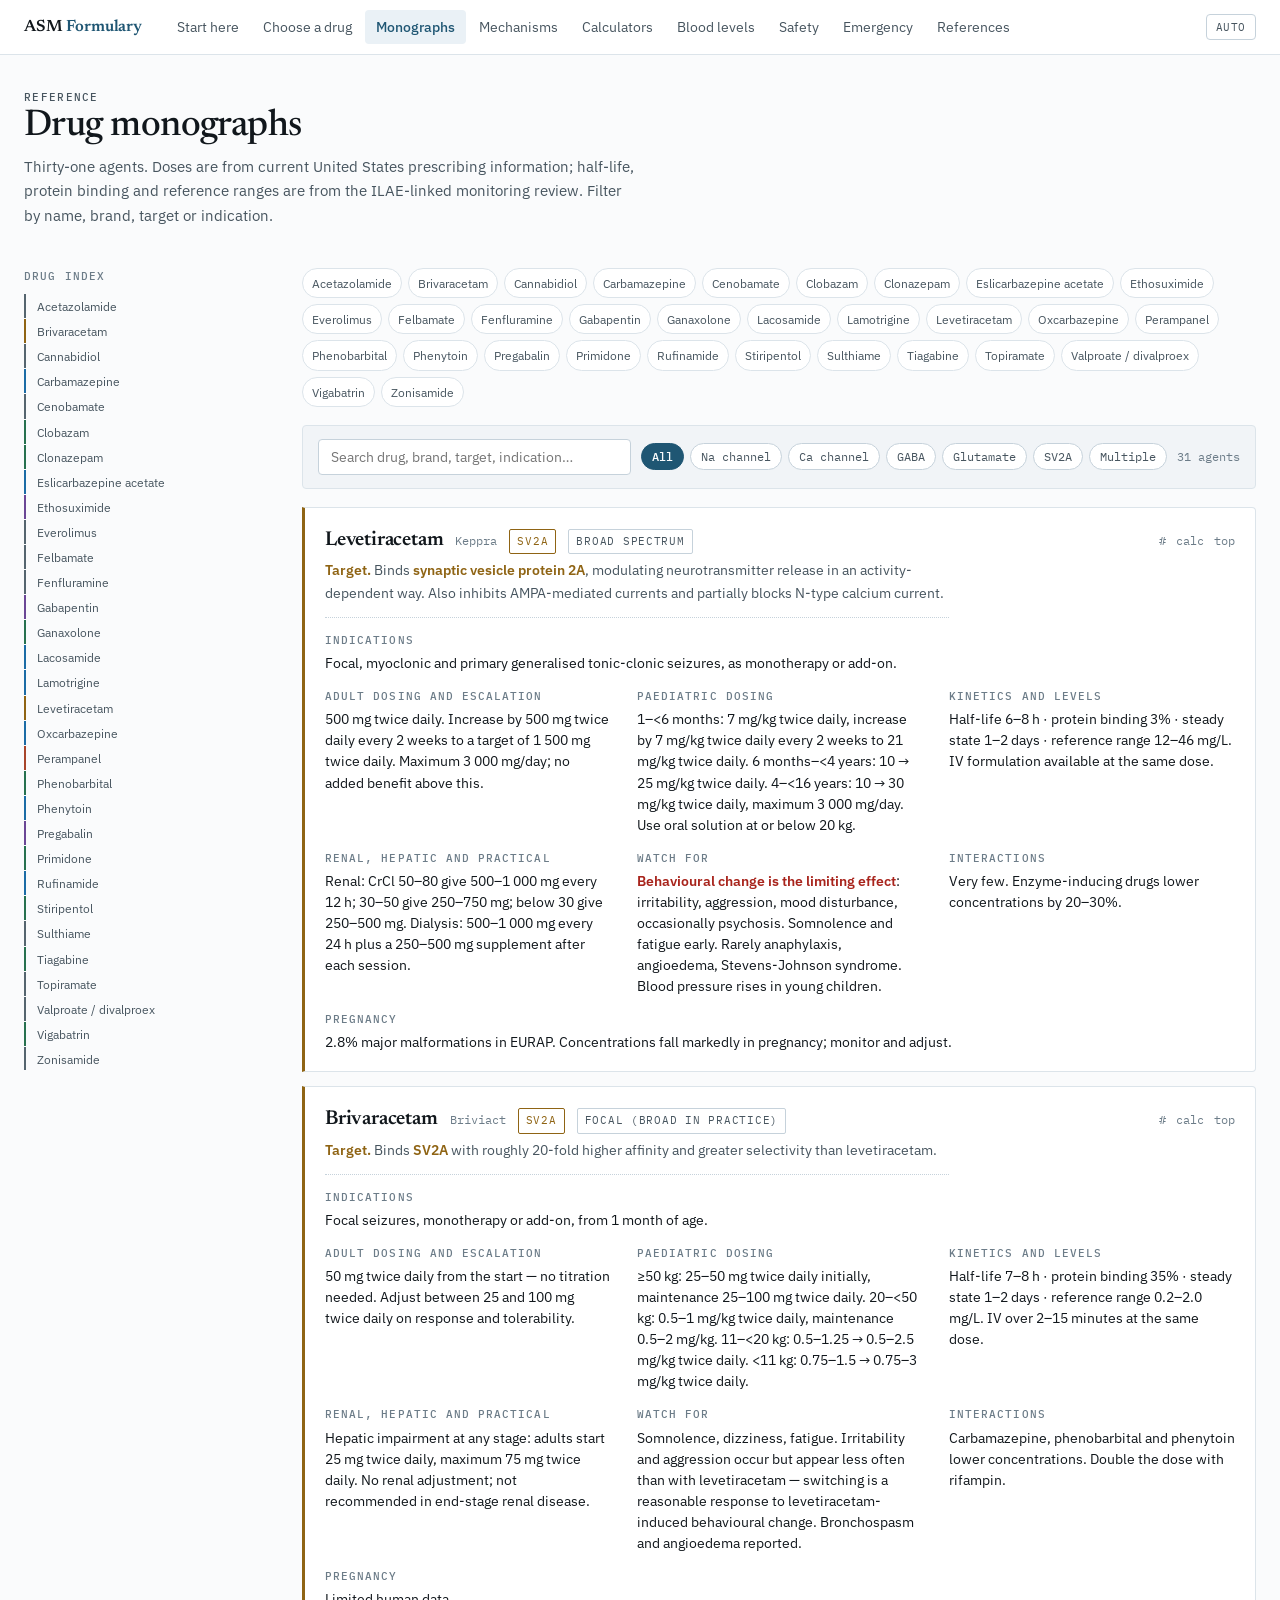
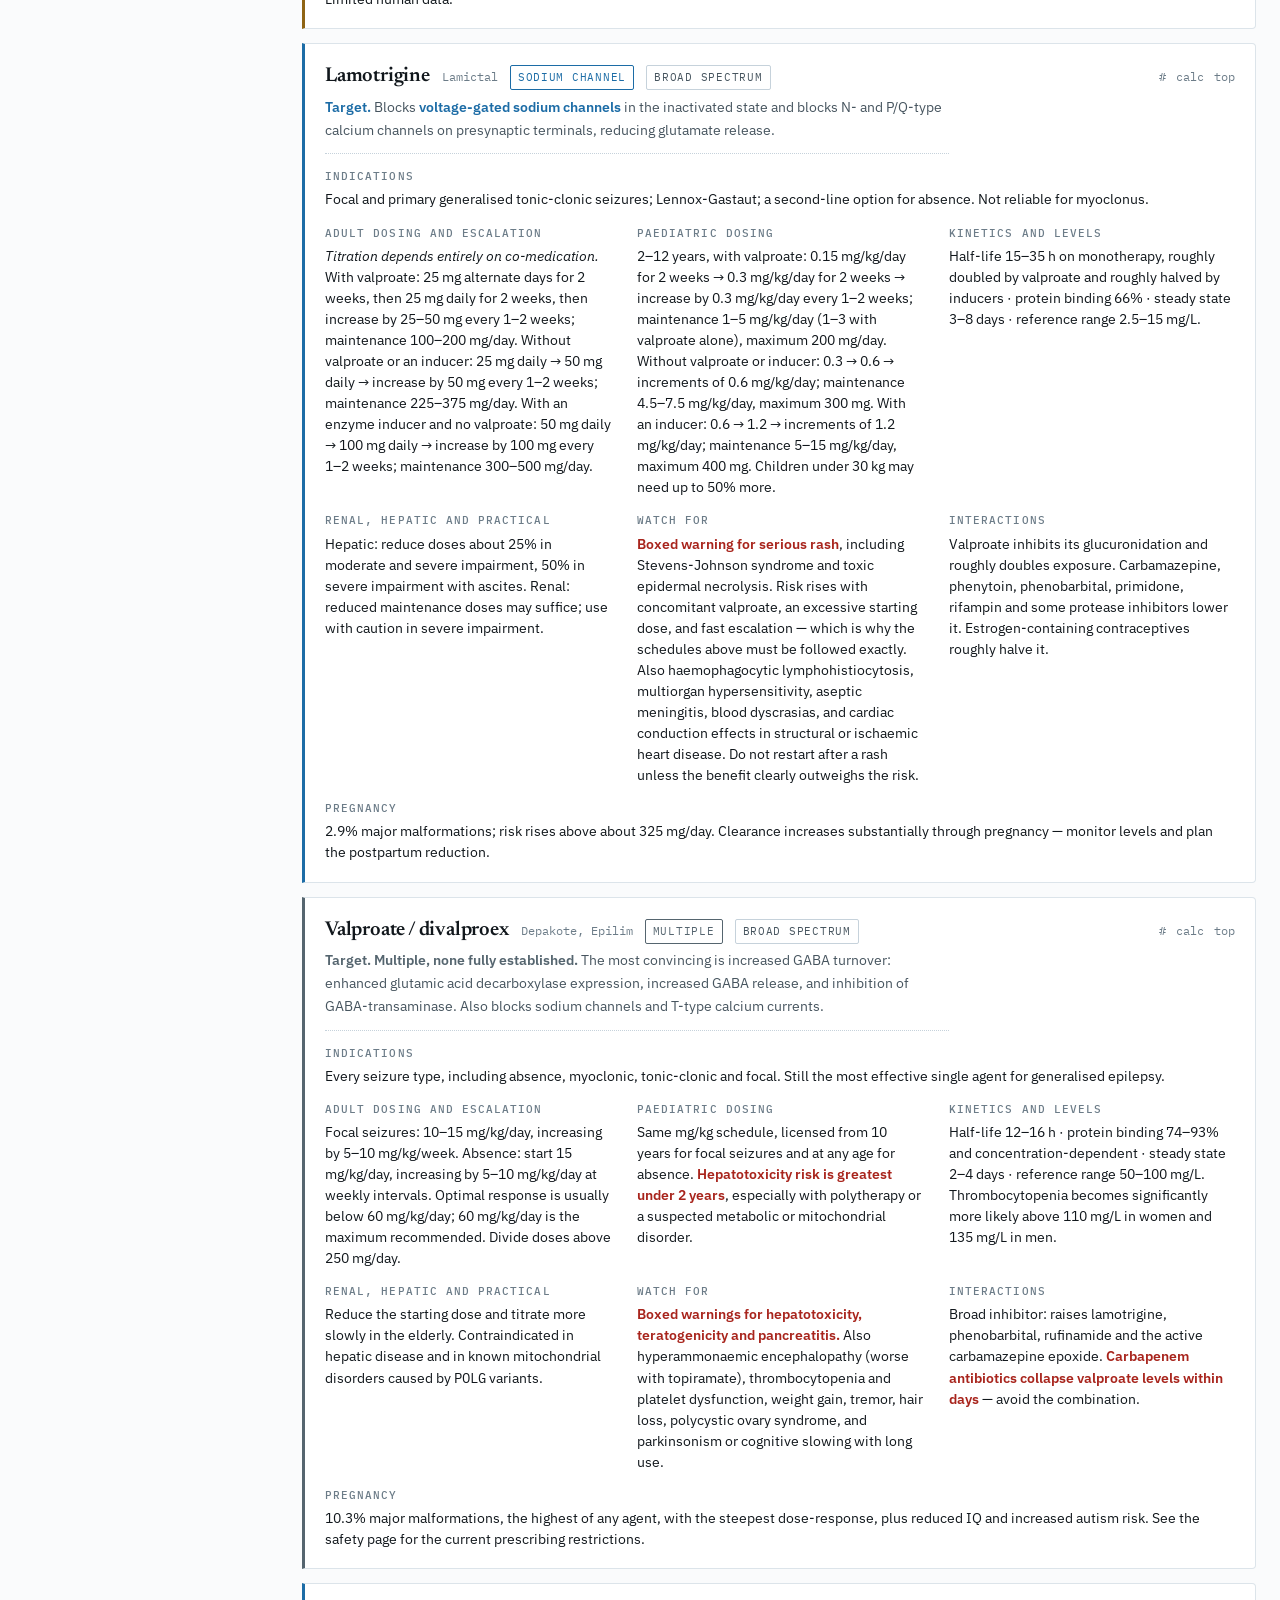
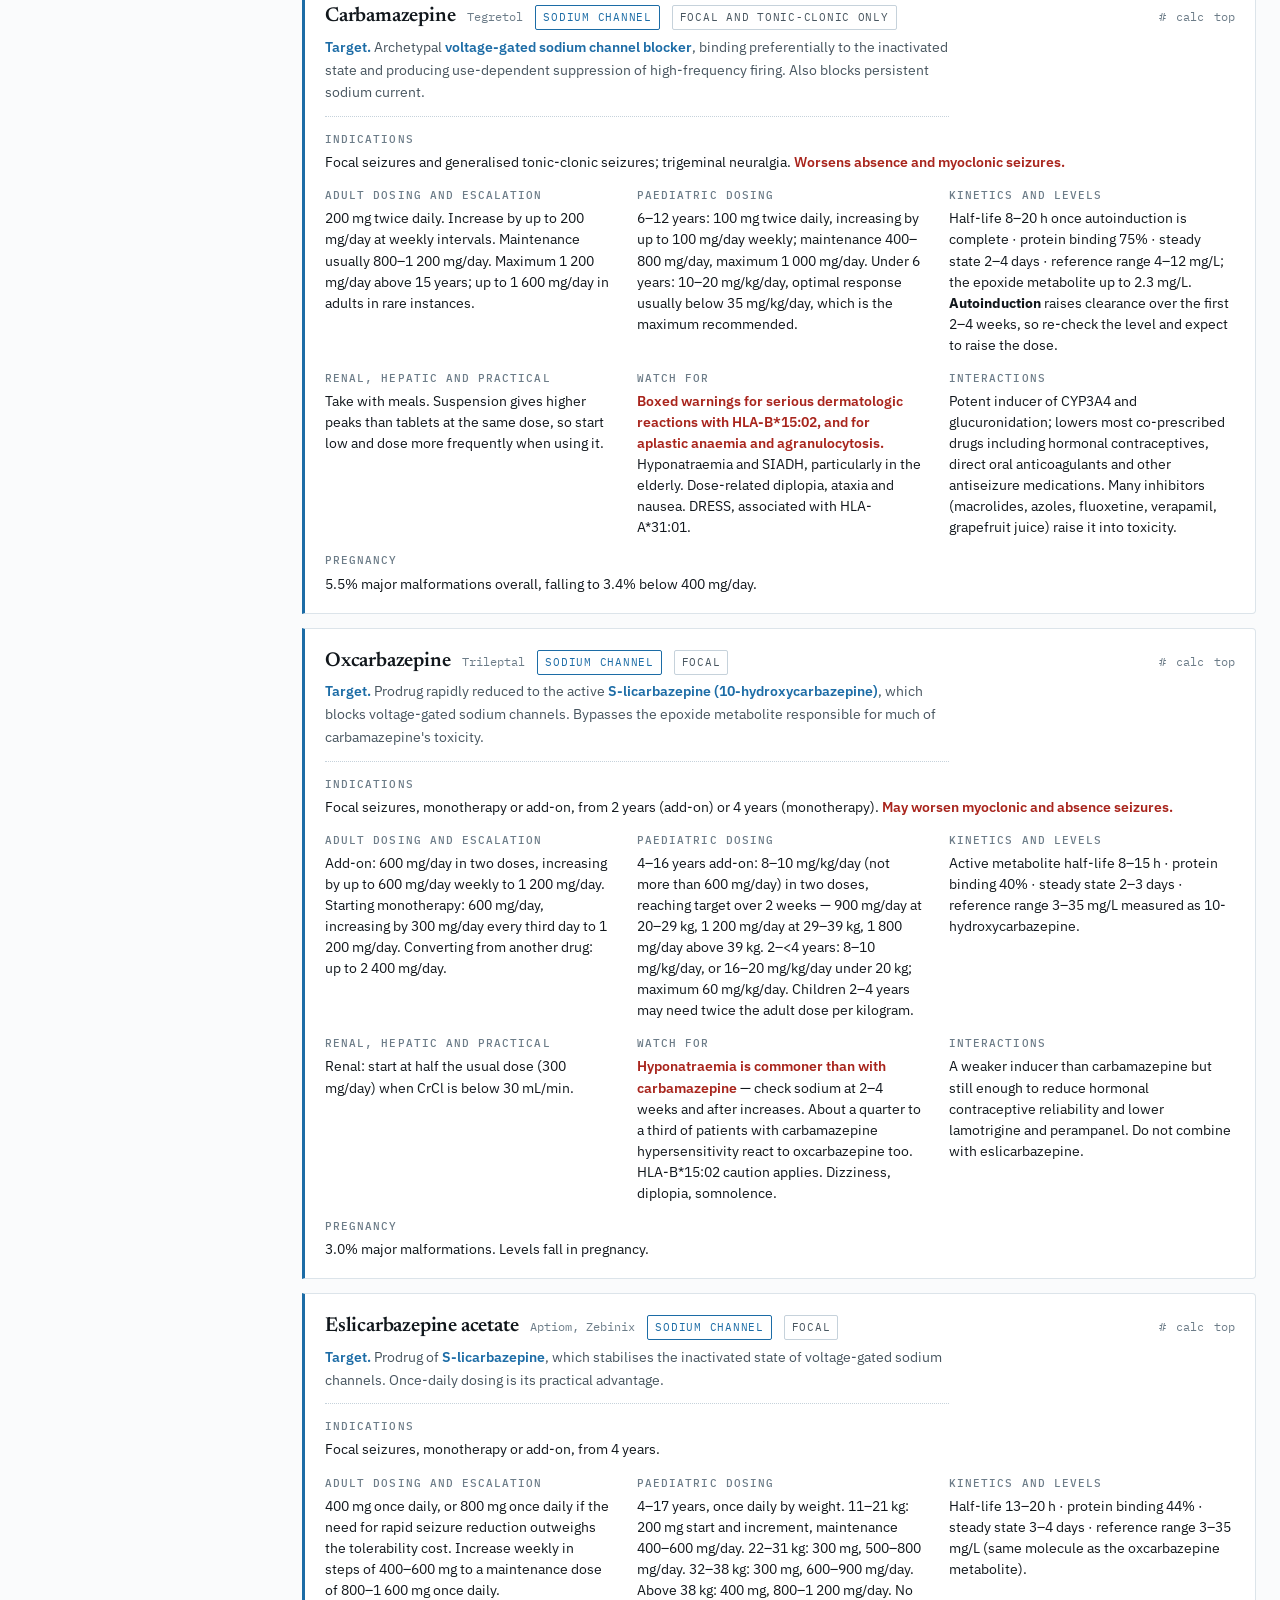
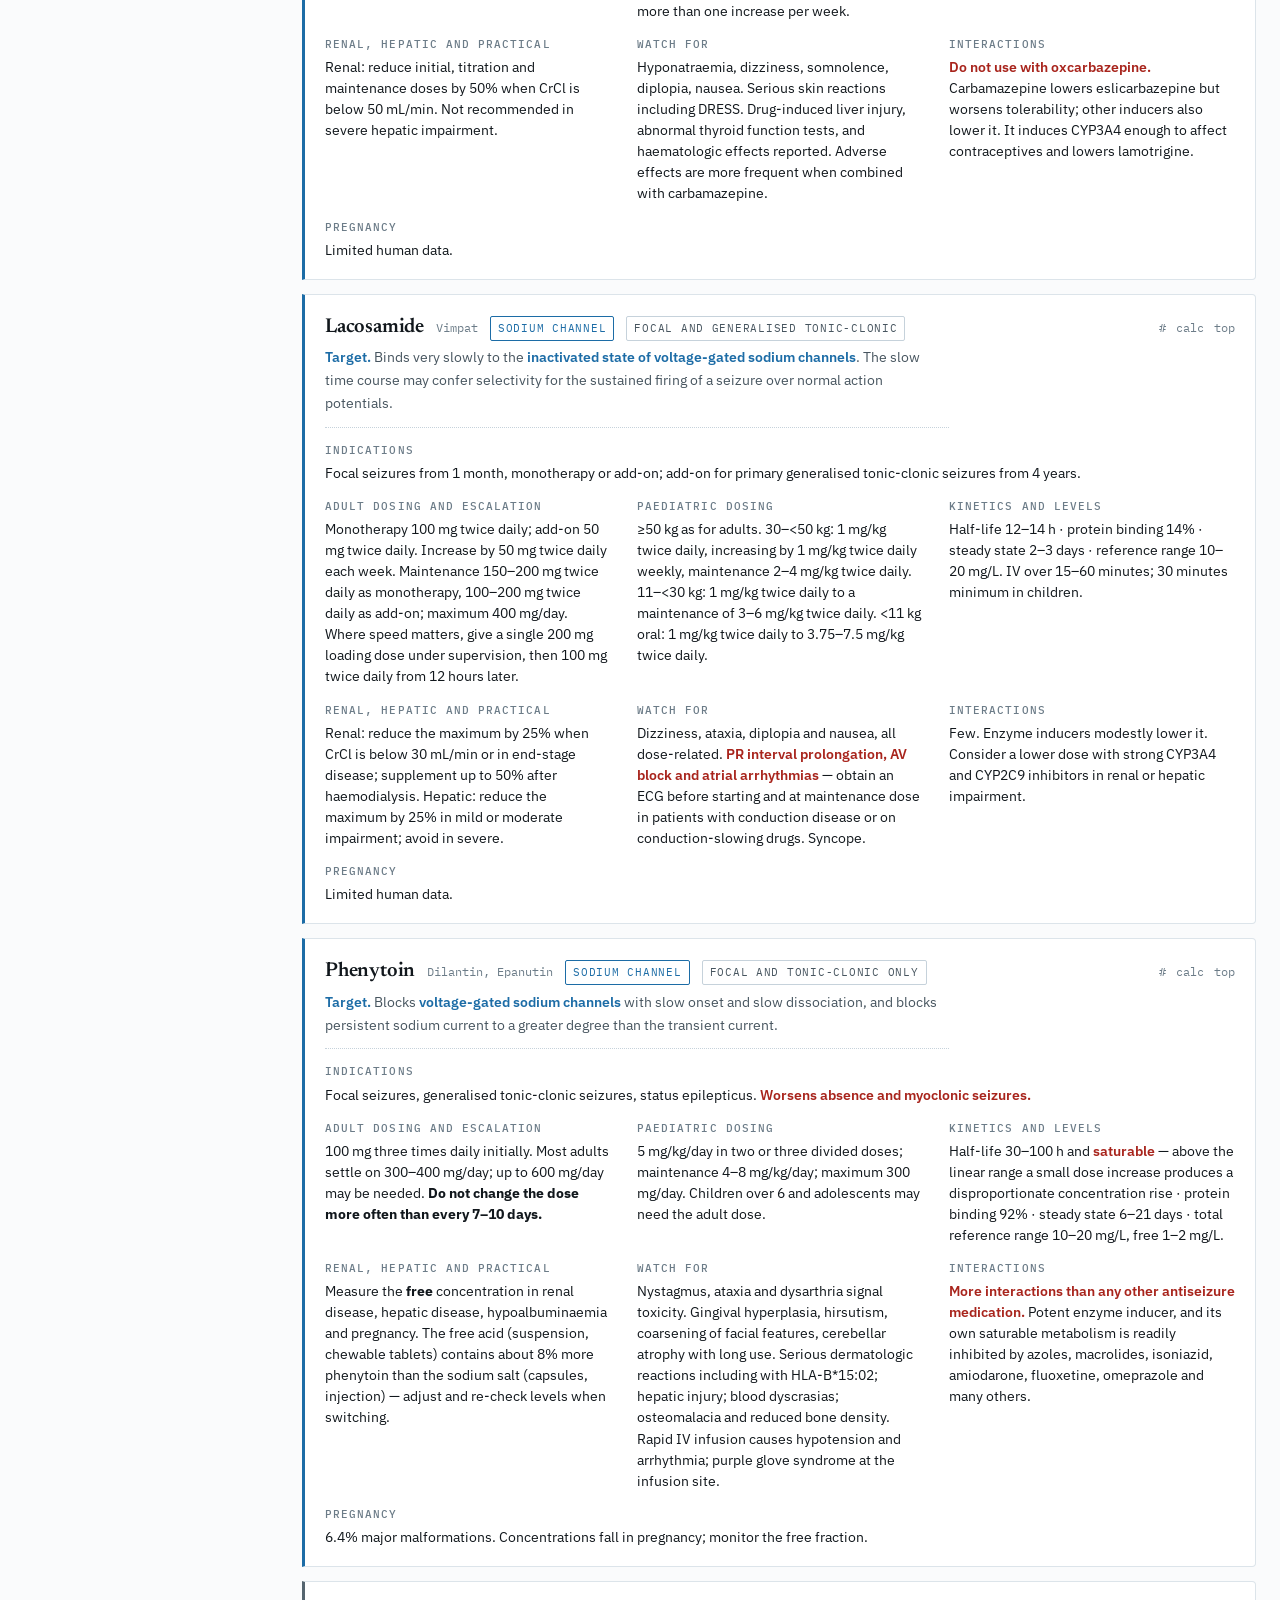
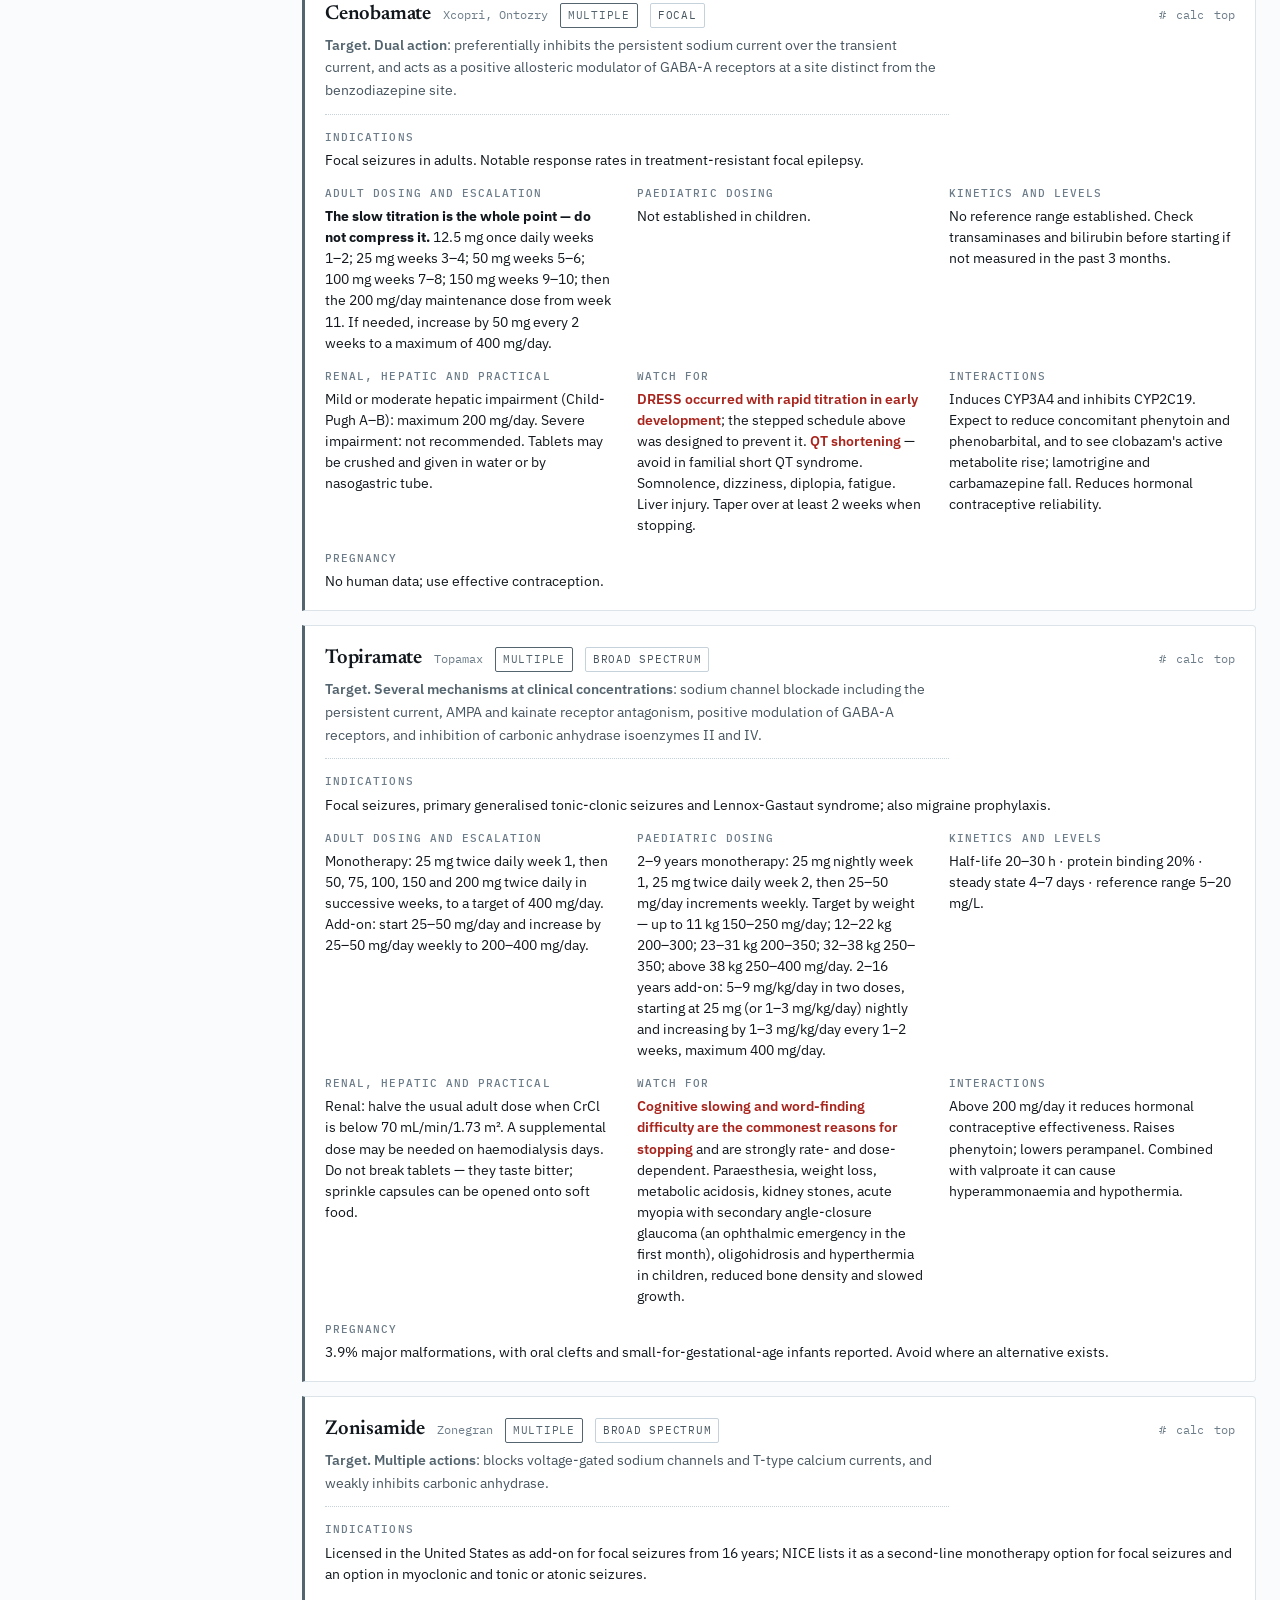
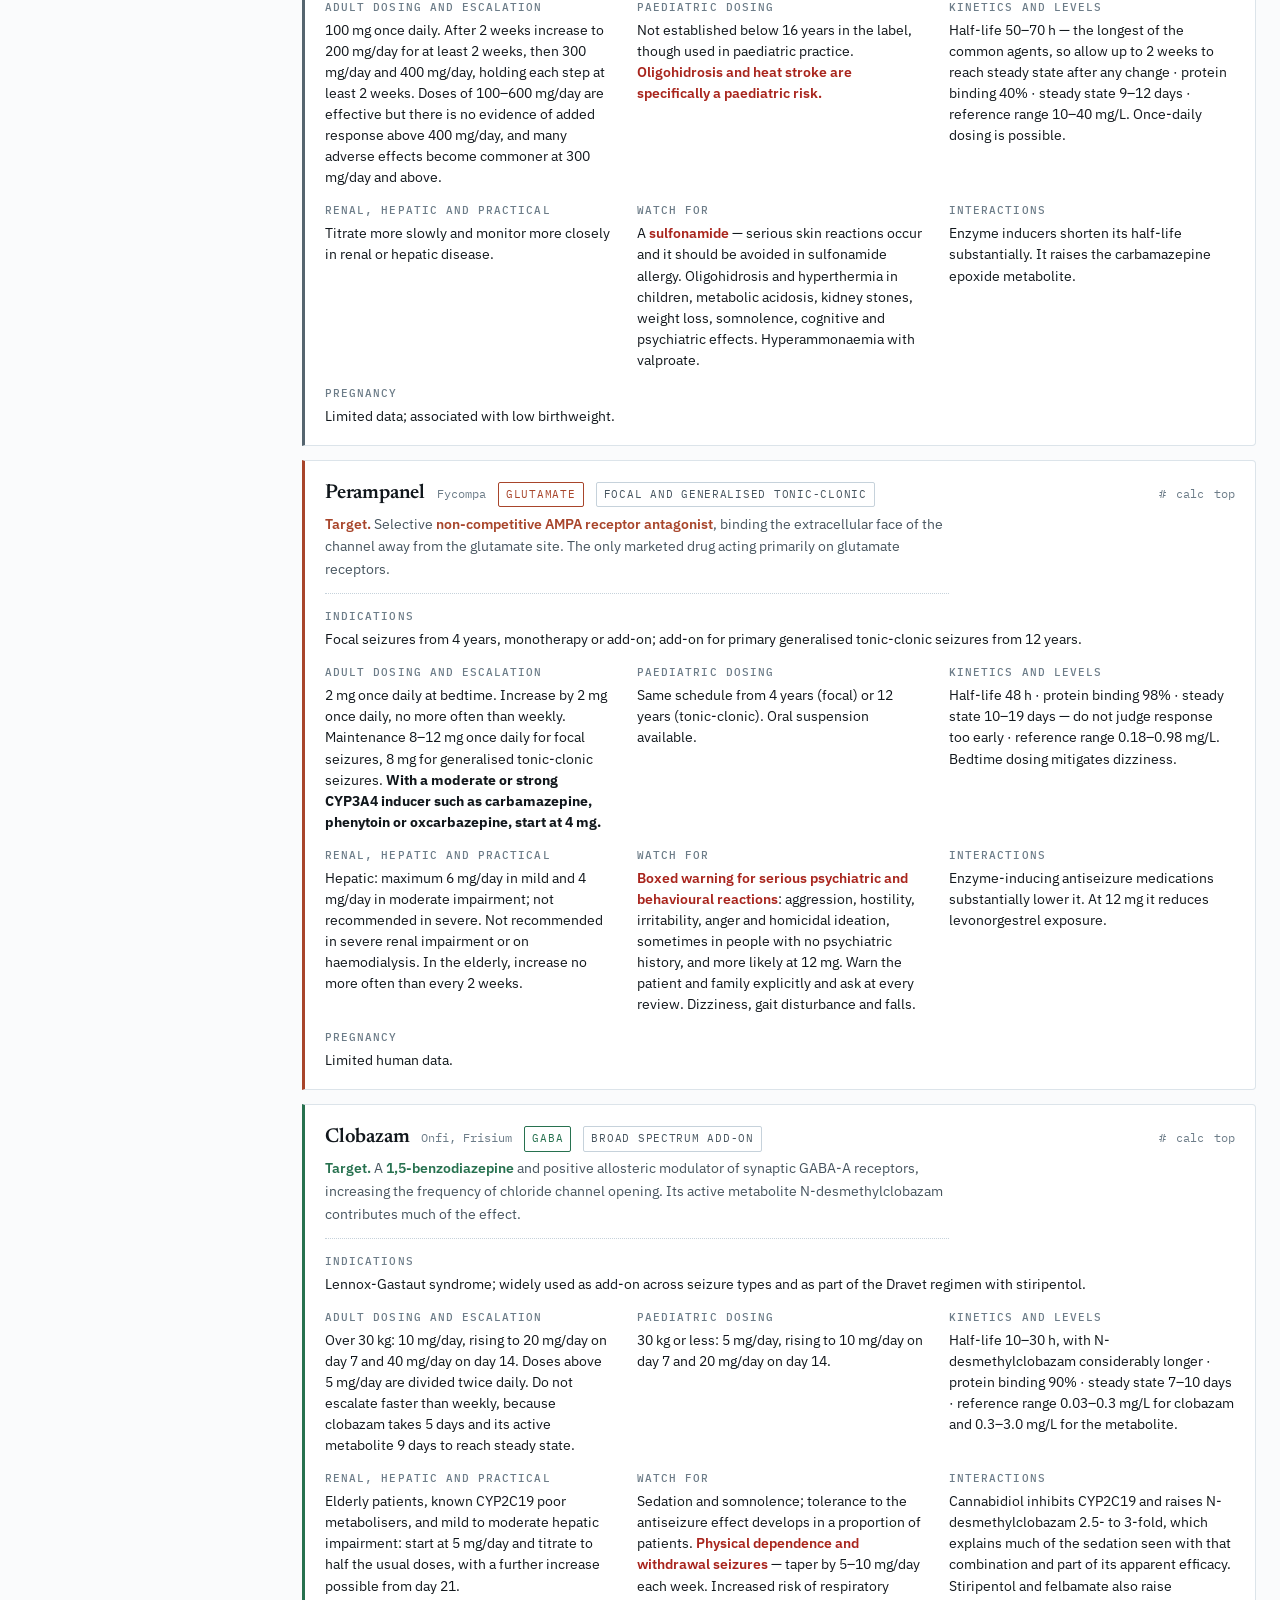
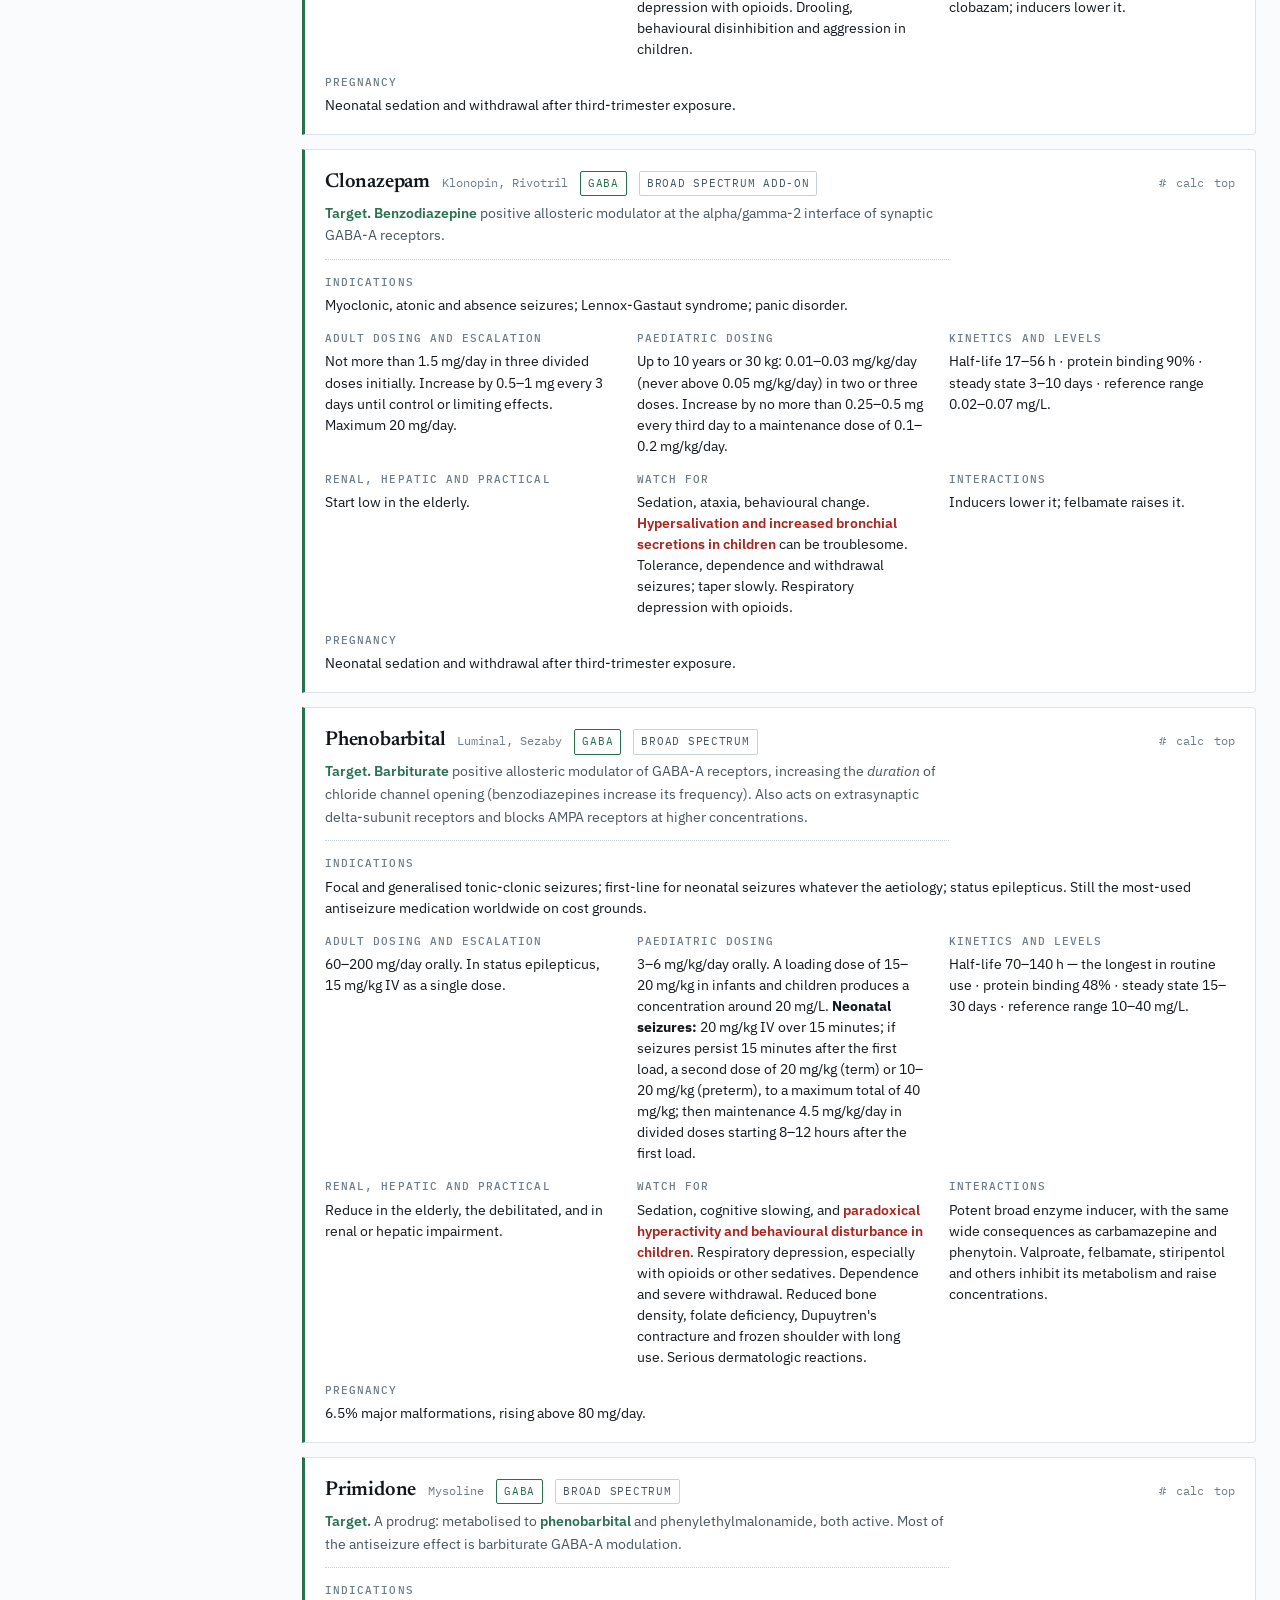
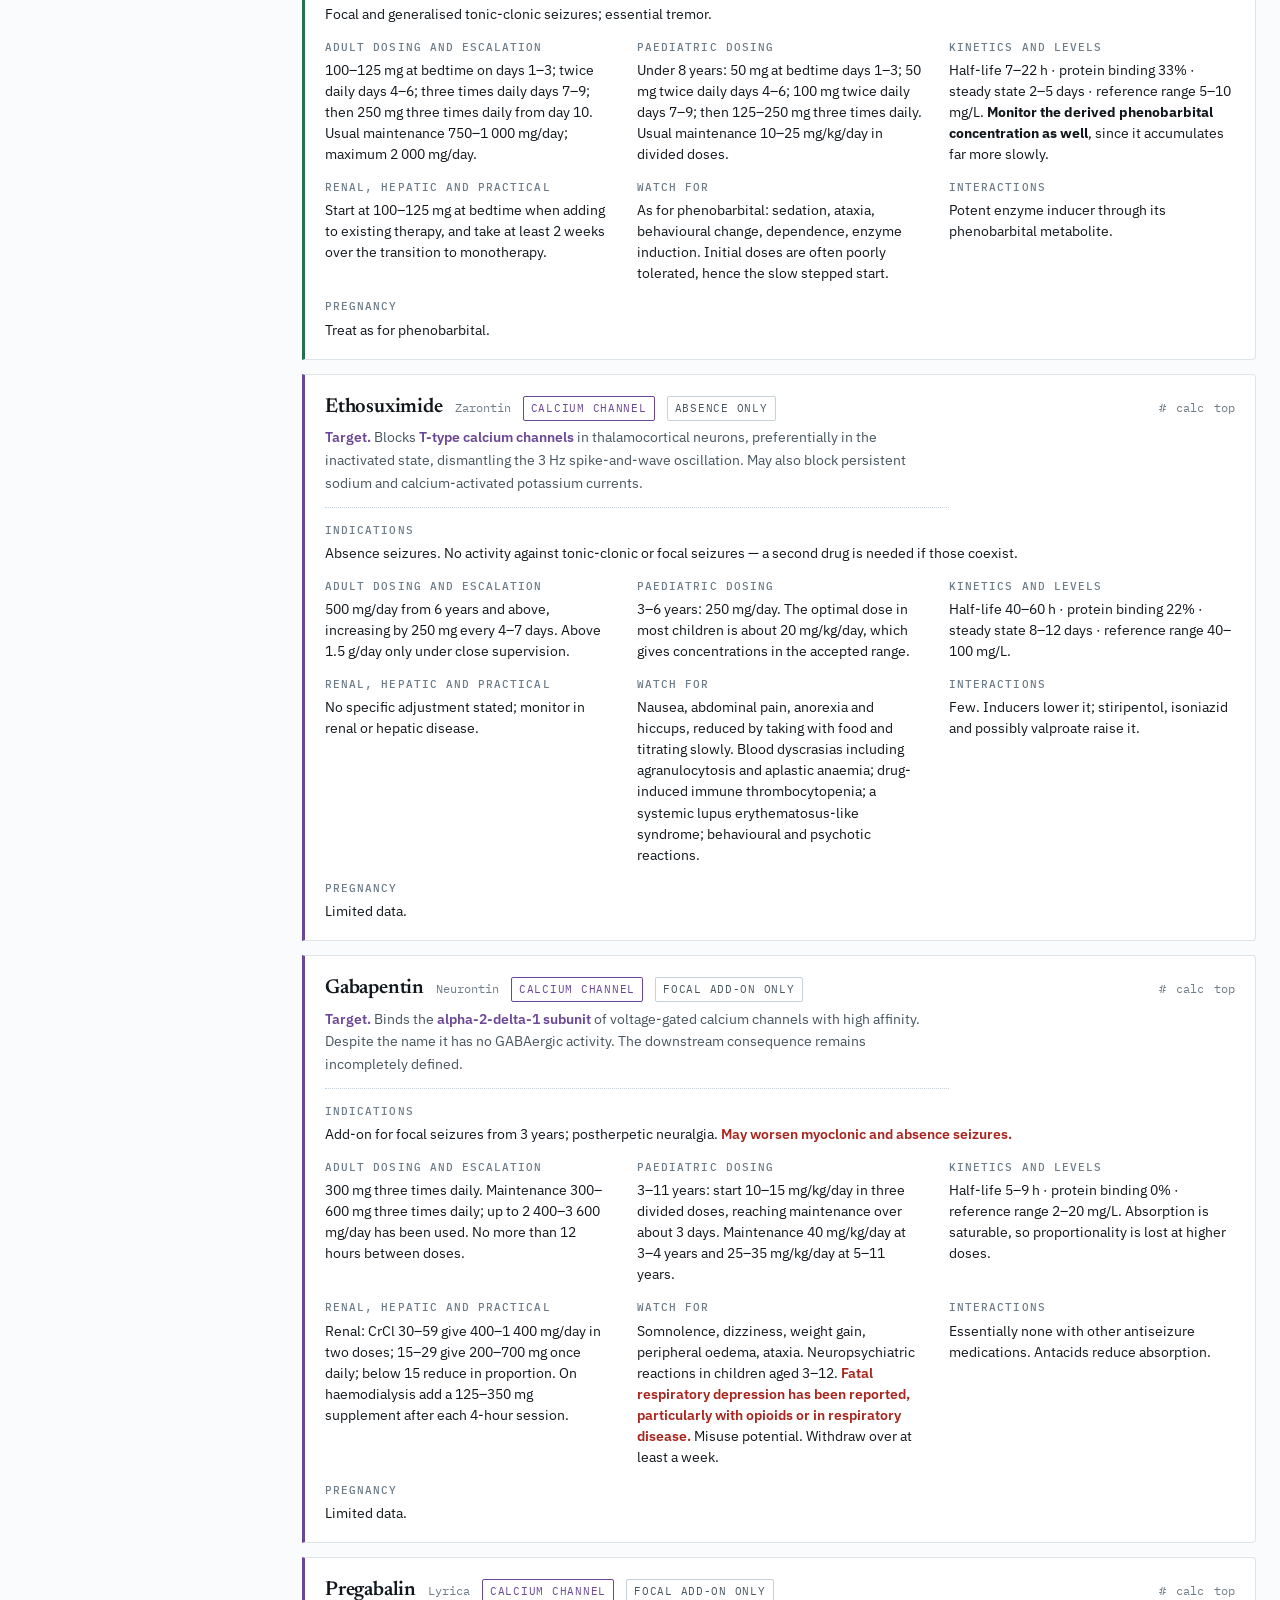
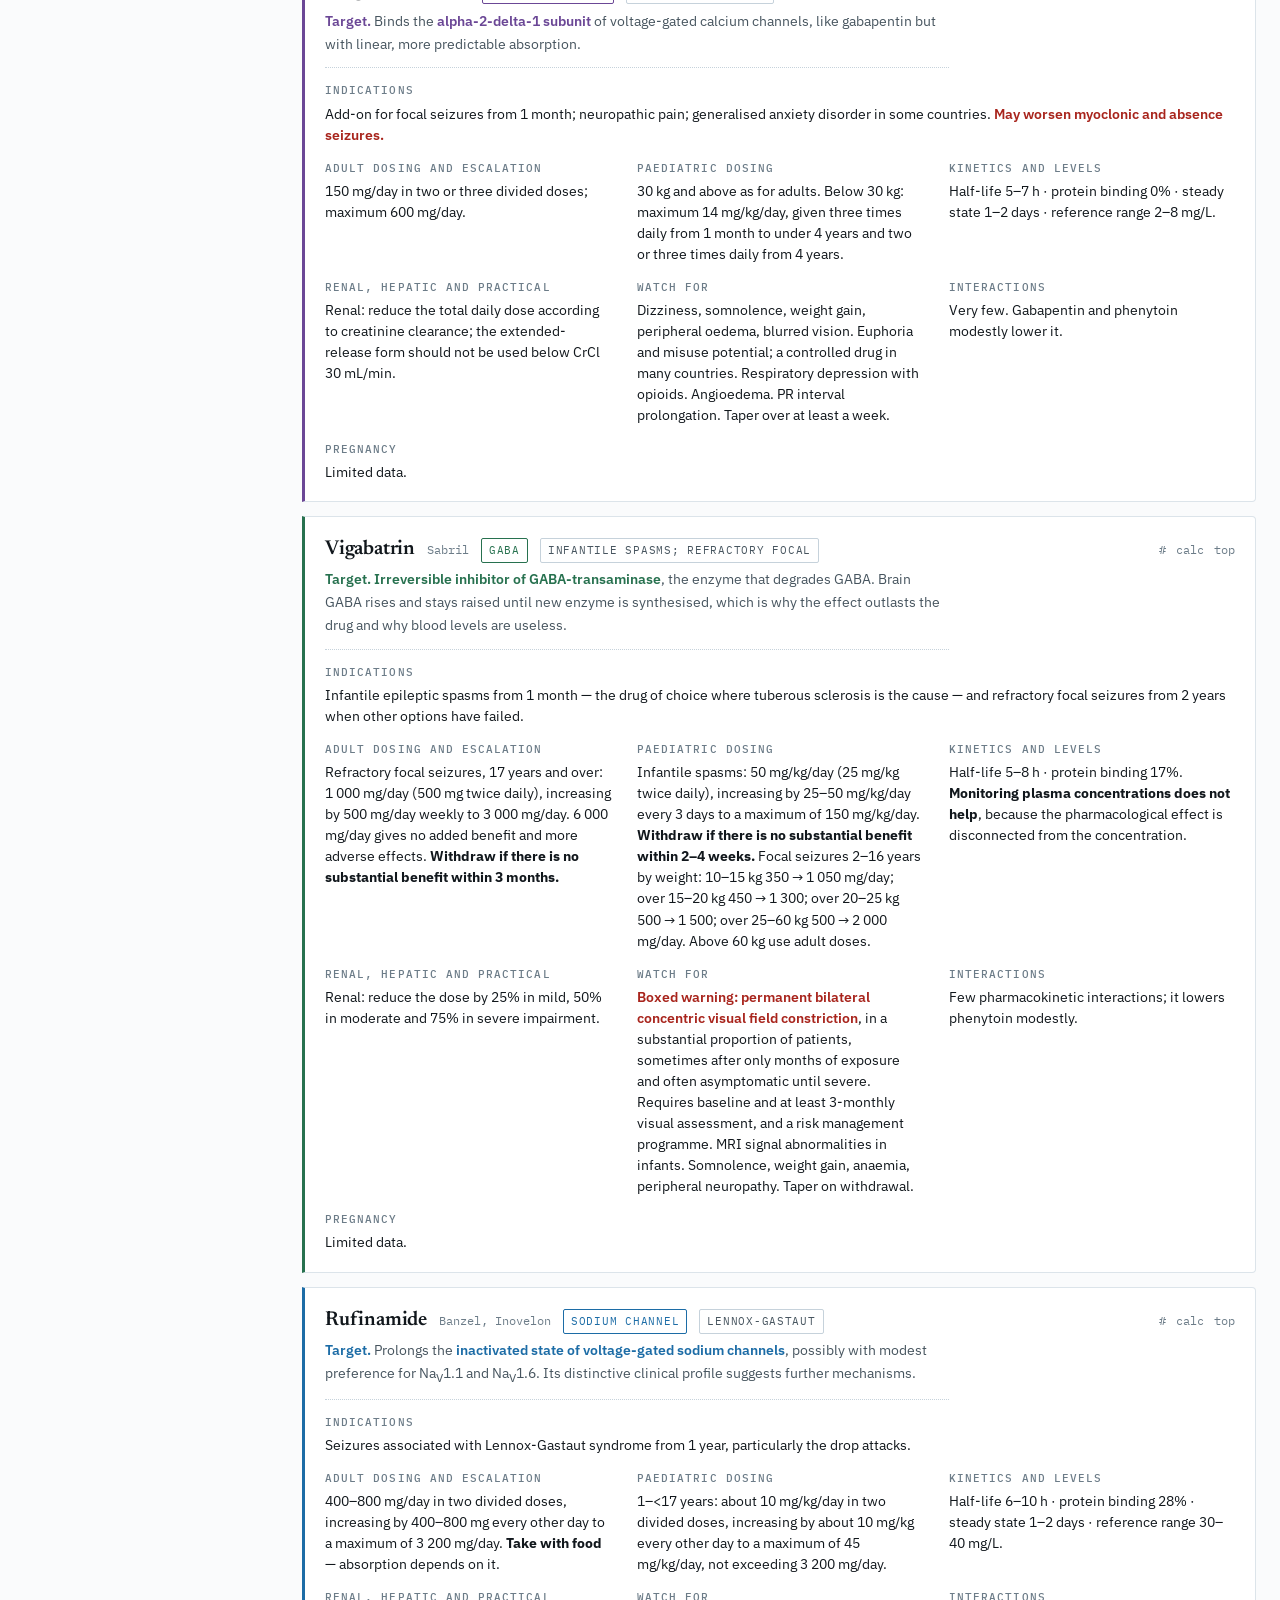
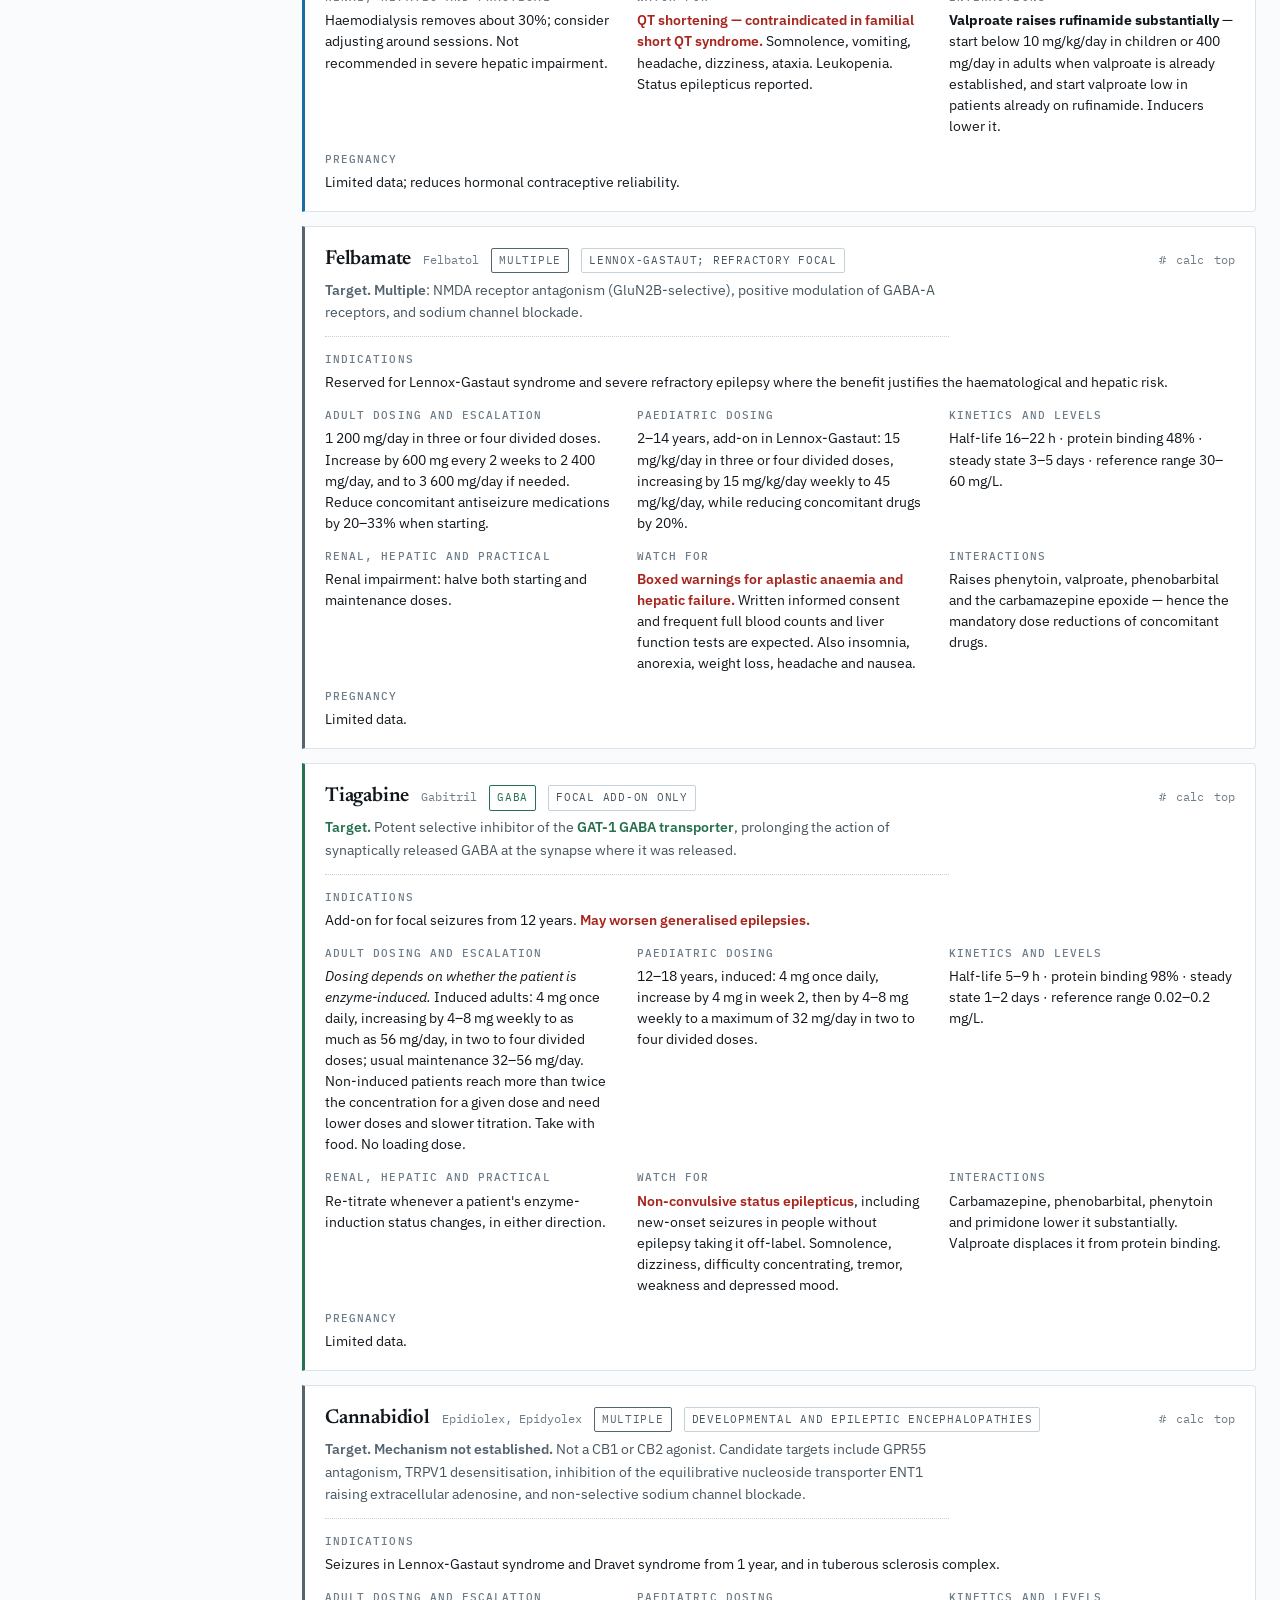
<file: monographs.html>
<!doctype html>
<html lang="en">
<head>
<meta charset="utf-8">
<meta name="viewport" content="width=device-width,initial-scale=1">
<title>Drug monographs — ASM Formulary</title>
<meta name="description" content="Thirty-one antiseizure medication monographs: target, indications, adult and paediatric dosing, kinetics, organ adjustment, adverse effects, interactions and pregnancy.">
<link rel="preconnect" href="https://fonts.googleapis.com">
<link rel="preconnect" href="https://fonts.gstatic.com" crossorigin>
<link rel="stylesheet" href="https://fonts.googleapis.com/css2?family=Newsreader:ital,opsz,wght@0,6..72,400;0,6..72,500;0,6..72,600;1,6..72,400&family=IBM+Plex+Sans:wght@400;500;600&family=IBM+Plex+Mono:wght@400;500;600&display=swap">
<link rel="stylesheet" href="assets/style.css">
<link rel="icon" href="data:image/svg+xml,<svg xmlns='http://www.w3.org/2000/svg' viewBox='0 0 32 32'><text y='26' font-size='26'>%F0%9F%A7%A0</text></svg>">
</head>
<body>

<div class="hero" id="top">
  <p class="eyebrow">Reference</p>
  <h1>Drug monographs</h1>
  <p>Thirty-one agents. Doses are from current United States prescribing information; half-life, protein binding and reference ranges are from the ILAE-linked monitoring review. Filter by name, brand, target or indication.</p>
</div>

<div class="page rails">
  <aside class="rail">
    <div>
      <h4>Drug index</h4>
      <div class="dindex" id="dindex"></div>
    </div>
    <div>
      <h4>Related</h4>
      <nav>
        <a href="calculators.html">Dose calculators</a>
        <a href="levels.html">Blood levels</a>
        <a href="mechanisms.html">Mechanisms</a>
      </nav>
    </div>
  </aside>

  <main>
    <section id="all">
      <div class="jump" id="djump"></div>

      <div class="controls">
        <input id="q" type="search" placeholder="Search drug, brand, target, indication&hellip;" aria-label="Search monographs">
        <div class="chips" id="chips" role="group" aria-label="Filter by mechanism class">
          <button class="chip" data-c="all" aria-pressed="true">All</button>
          <button class="chip" data-c="na" aria-pressed="false">Na channel</button>
          <button class="chip" data-c="ca" aria-pressed="false">Ca channel</button>
          <button class="chip" data-c="gaba" aria-pressed="false">GABA</button>
          <button class="chip" data-c="glu" aria-pressed="false">Glutamate</button>
          <button class="chip" data-c="sv2a" aria-pressed="false">SV2A</button>
          <button class="chip" data-c="multi" aria-pressed="false">Multiple</button>
        </div>
        <span class="count" id="count"></span>
      </div>

      <div class="monos" id="monos"></div>
    </section>
  </main>
</div>

<script src="assets/data.js"></script>
<script src="assets/site.js"></script>
<script>initPage("mono");</script>
</body>
</html>
</file>
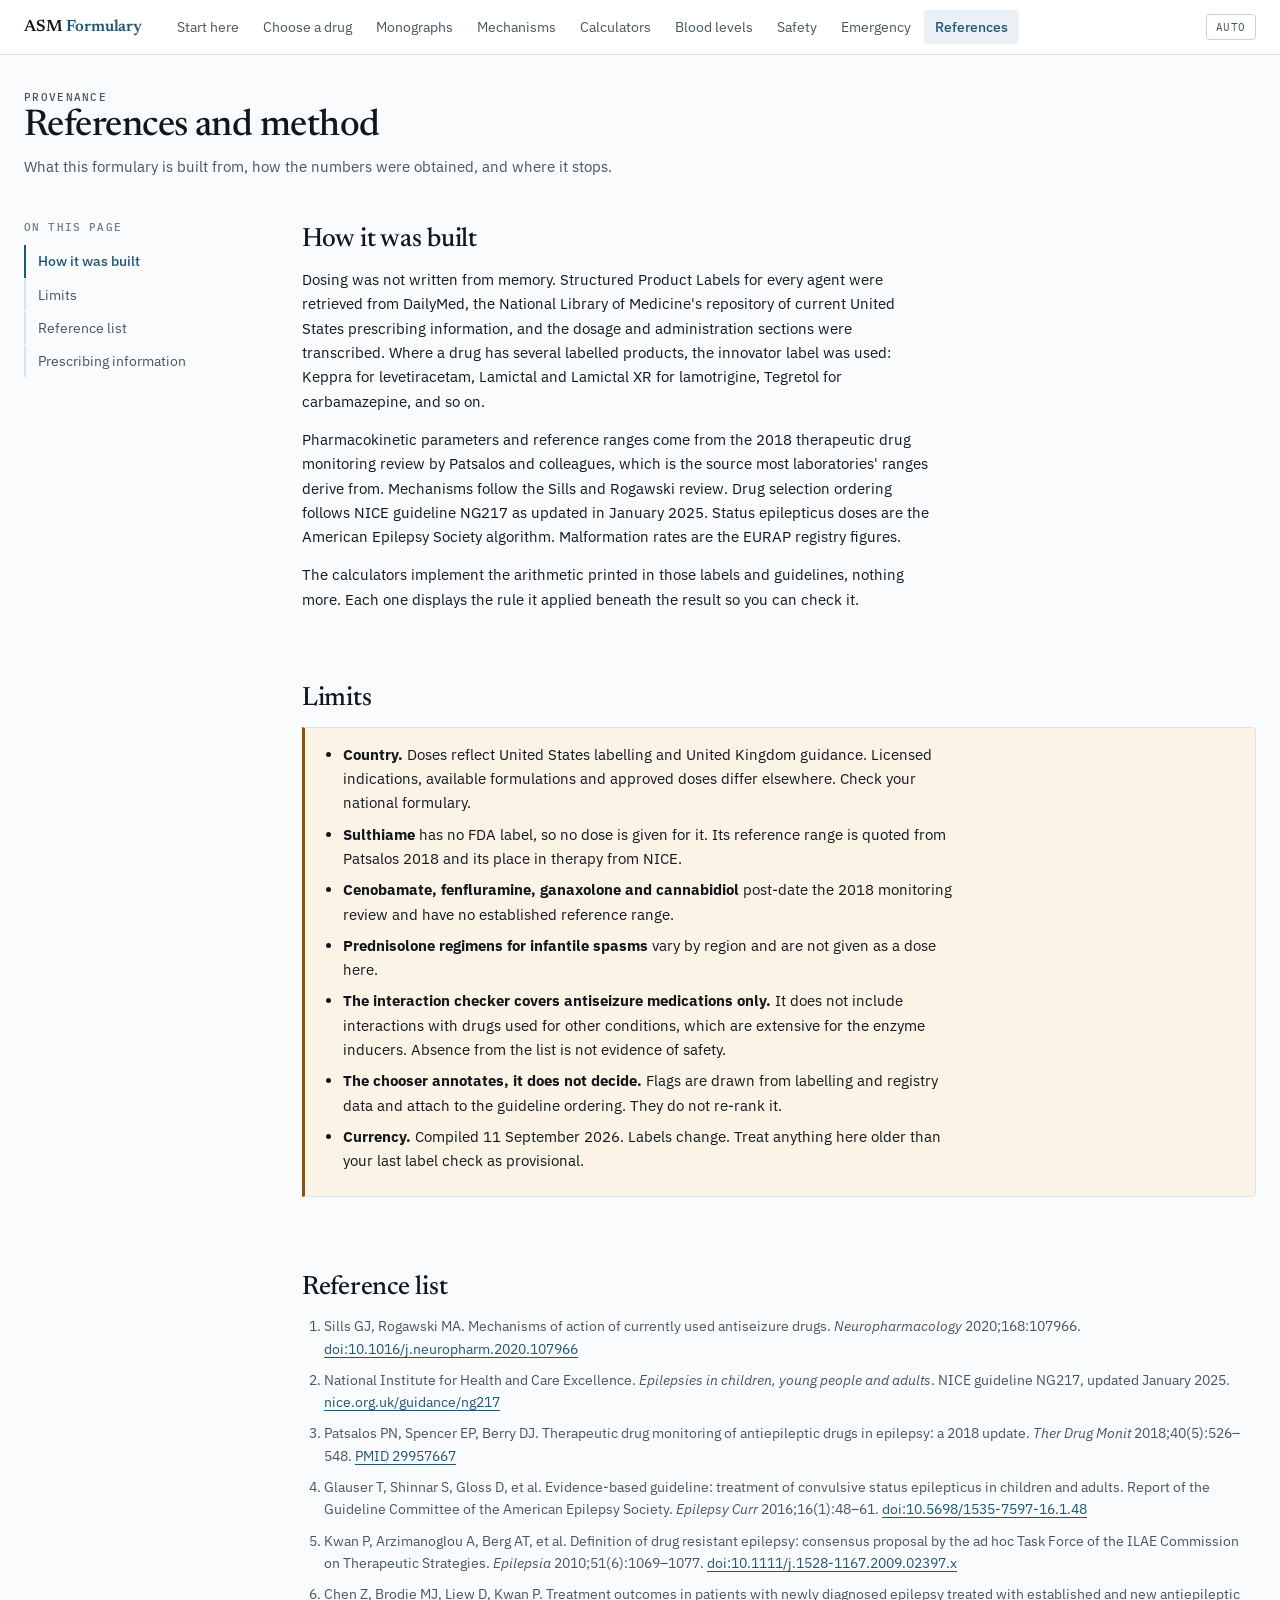
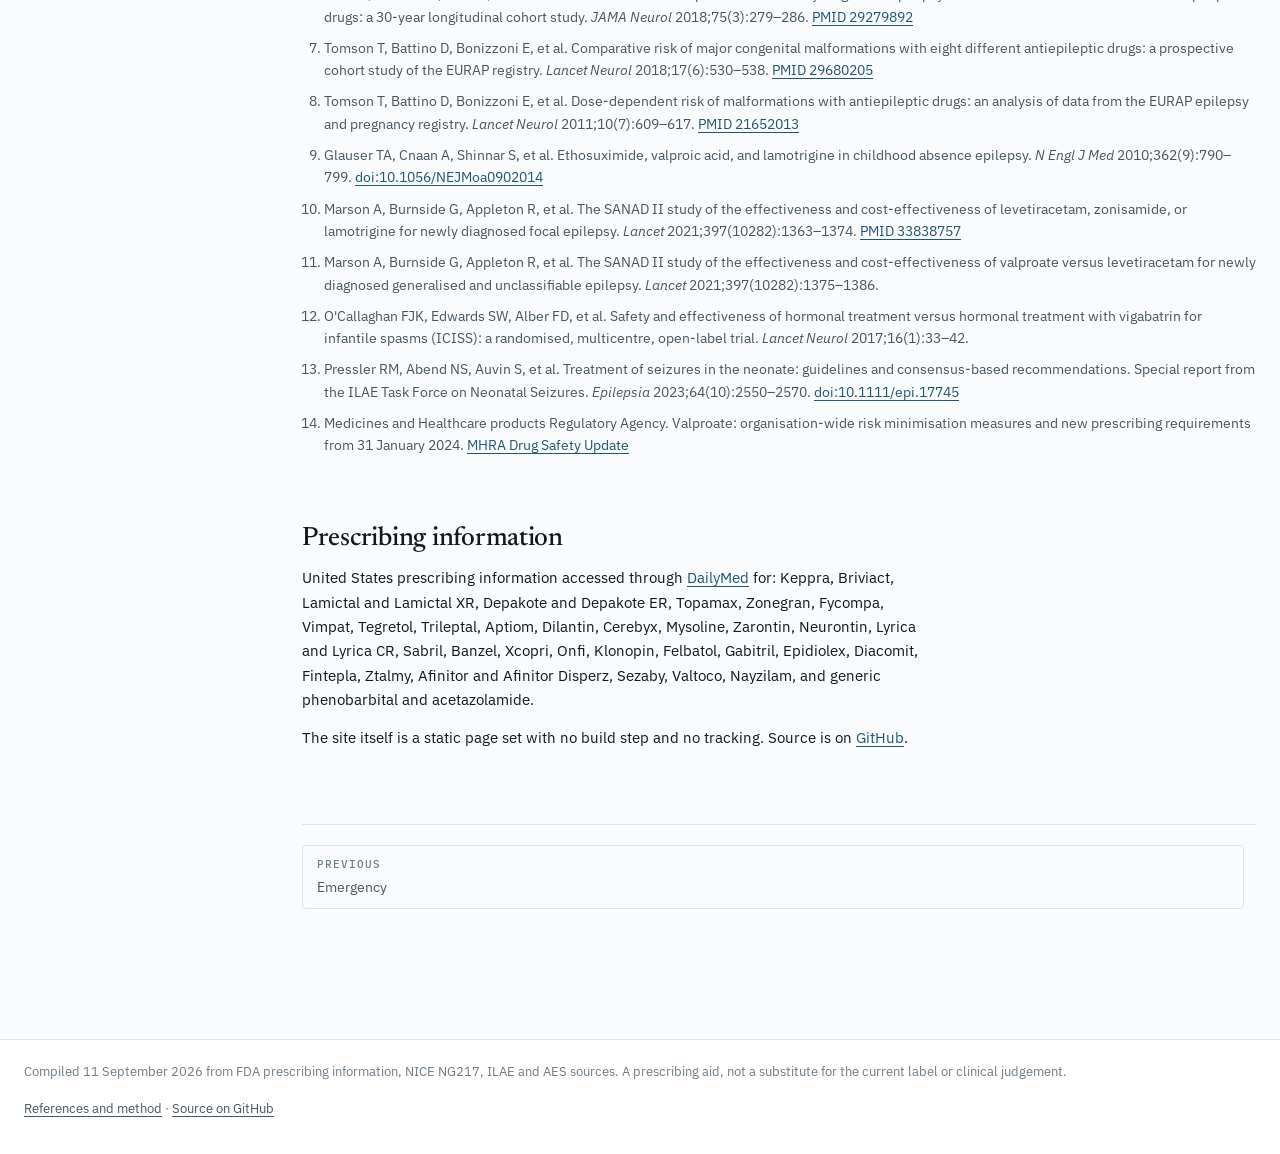
<file: references.html>
<!doctype html>
<html lang="en">
<head>
<meta charset="utf-8">
<meta name="viewport" content="width=device-width,initial-scale=1">
<title>References and method — ASM Formulary</title>
<meta name="description" content="Every source behind this antiseizure medication formulary, how the dosing data was obtained, and what its limits are.">
<link rel="preconnect" href="https://fonts.googleapis.com">
<link rel="preconnect" href="https://fonts.gstatic.com" crossorigin>
<link rel="stylesheet" href="https://fonts.googleapis.com/css2?family=Newsreader:ital,opsz,wght@0,6..72,400;0,6..72,500;0,6..72,600;1,6..72,400&family=IBM+Plex+Sans:wght@400;500;600&family=IBM+Plex+Mono:wght@400;500;600&display=swap">
<link rel="stylesheet" href="assets/style.css">
<link rel="icon" href="data:image/svg+xml,<svg xmlns='http://www.w3.org/2000/svg' viewBox='0 0 32 32'><text y='26' font-size='26'>%F0%9F%A7%A0</text></svg>">
</head>
<body>

<div class="hero" id="top">
  <p class="eyebrow">Provenance</p>
  <h1>References and method</h1>
  <p>What this formulary is built from, how the numbers were obtained, and where it stops.</p>
</div>

<div class="page rails">
  <aside class="rail">
    <div>
      <h4>On this page</h4>
      <nav>
        <a href="#method">How it was built</a>
        <a href="#limits">Limits</a>
        <a href="#refs">Reference list</a>
        <a href="#labels">Prescribing information</a>
      </nav>
    </div>
  </aside>

  <main>

    <section id="method">
      <h2>How it was built</h2>
      <p>Dosing was not written from memory. Structured Product Labels for every agent were retrieved from DailyMed, the National Library of Medicine's repository of current United States prescribing information, and the dosage and administration sections were transcribed. Where a drug has several labelled products, the innovator label was used: Keppra for levetiracetam, Lamictal and Lamictal XR for lamotrigine, Tegretol for carbamazepine, and so on.</p>
      <p>Pharmacokinetic parameters and reference ranges come from the 2018 therapeutic drug monitoring review by Patsalos and colleagues, which is the source most laboratories' ranges derive from. Mechanisms follow the Sills and Rogawski review. Drug selection ordering follows NICE guideline NG217 as updated in January 2025. Status epilepticus doses are the American Epilepsy Society algorithm. Malformation rates are the EURAP registry figures.</p>
      <p>The calculators implement the arithmetic printed in those labels and guidelines, nothing more. Each one displays the rule it applied beneath the result so you can check it.</p>
    </section>

    <section id="limits">
      <h2>Limits</h2>
      <div class="call caution">
        <ul class="plain">
          <li><strong>Country.</strong> Doses reflect United States labelling and United Kingdom guidance. Licensed indications, available formulations and approved doses differ elsewhere. Check your national formulary.</li>
          <li><strong>Sulthiame</strong> has no FDA label, so no dose is given for it. Its reference range is quoted from Patsalos 2018 and its place in therapy from NICE.</li>
          <li><strong>Cenobamate, fenfluramine, ganaxolone and cannabidiol</strong> post-date the 2018 monitoring review and have no established reference range.</li>
          <li><strong>Prednisolone regimens for infantile spasms</strong> vary by region and are not given as a dose here.</li>
          <li><strong>The interaction checker covers antiseizure medications only.</strong> It does not include interactions with drugs used for other conditions, which are extensive for the enzyme inducers. Absence from the list is not evidence of safety.</li>
          <li><strong>The chooser annotates, it does not decide.</strong> Flags are drawn from labelling and registry data and attach to the guideline ordering. They do not re-rank it.</li>
          <li><strong>Currency.</strong> Compiled 11 September 2026. Labels change. Treat anything here older than your last label check as provisional.</li>
        </ul>
      </div>
    </section>

    <section id="refs">
      <h2>Reference list</h2>
      <ol class="refs">
        <li>Sills GJ, Rogawski MA. Mechanisms of action of currently used antiseizure drugs. <em>Neuropharmacology</em> 2020;168:107966. <a href="https://doi.org/10.1016/j.neuropharm.2020.107966">doi:10.1016/j.neuropharm.2020.107966</a></li>
        <li>National Institute for Health and Care Excellence. <em>Epilepsies in children, young people and adults</em>. NICE guideline NG217, updated January 2025. <a href="https://www.nice.org.uk/guidance/ng217">nice.org.uk/guidance/ng217</a></li>
        <li>Patsalos PN, Spencer EP, Berry DJ. Therapeutic drug monitoring of antiepileptic drugs in epilepsy: a 2018 update. <em>Ther Drug Monit</em> 2018;40(5):526&ndash;548. <a href="https://pubmed.ncbi.nlm.nih.gov/29957667/">PMID 29957667</a></li>
        <li>Glauser T, Shinnar S, Gloss D, et al. Evidence-based guideline: treatment of convulsive status epilepticus in children and adults. Report of the Guideline Committee of the American Epilepsy Society. <em>Epilepsy Curr</em> 2016;16(1):48&ndash;61. <a href="https://doi.org/10.5698/1535-7597-16.1.48">doi:10.5698/1535-7597-16.1.48</a></li>
        <li>Kwan P, Arzimanoglou A, Berg AT, et al. Definition of drug resistant epilepsy: consensus proposal by the ad hoc Task Force of the ILAE Commission on Therapeutic Strategies. <em>Epilepsia</em> 2010;51(6):1069&ndash;1077. <a href="https://doi.org/10.1111/j.1528-1167.2009.02397.x">doi:10.1111/j.1528-1167.2009.02397.x</a></li>
        <li>Chen Z, Brodie MJ, Liew D, Kwan P. Treatment outcomes in patients with newly diagnosed epilepsy treated with established and new antiepileptic drugs: a 30-year longitudinal cohort study. <em>JAMA Neurol</em> 2018;75(3):279&ndash;286. <a href="https://pubmed.ncbi.nlm.nih.gov/29279892/">PMID 29279892</a></li>
        <li>Tomson T, Battino D, Bonizzoni E, et al. Comparative risk of major congenital malformations with eight different antiepileptic drugs: a prospective cohort study of the EURAP registry. <em>Lancet Neurol</em> 2018;17(6):530&ndash;538. <a href="https://pubmed.ncbi.nlm.nih.gov/29680205/">PMID 29680205</a></li>
        <li>Tomson T, Battino D, Bonizzoni E, et al. Dose-dependent risk of malformations with antiepileptic drugs: an analysis of data from the EURAP epilepsy and pregnancy registry. <em>Lancet Neurol</em> 2011;10(7):609&ndash;617. <a href="https://pubmed.ncbi.nlm.nih.gov/21652013/">PMID 21652013</a></li>
        <li>Glauser TA, Cnaan A, Shinnar S, et al. Ethosuximide, valproic acid, and lamotrigine in childhood absence epilepsy. <em>N Engl J Med</em> 2010;362(9):790&ndash;799. <a href="https://doi.org/10.1056/NEJMoa0902014">doi:10.1056/NEJMoa0902014</a></li>
        <li>Marson A, Burnside G, Appleton R, et al. The SANAD II study of the effectiveness and cost-effectiveness of levetiracetam, zonisamide, or lamotrigine for newly diagnosed focal epilepsy. <em>Lancet</em> 2021;397(10282):1363&ndash;1374. <a href="https://pubmed.ncbi.nlm.nih.gov/33838757/">PMID 33838757</a></li>
        <li>Marson A, Burnside G, Appleton R, et al. The SANAD II study of the effectiveness and cost-effectiveness of valproate versus levetiracetam for newly diagnosed generalised and unclassifiable epilepsy. <em>Lancet</em> 2021;397(10282):1375&ndash;1386.</li>
        <li>O'Callaghan FJK, Edwards SW, Alber FD, et al. Safety and effectiveness of hormonal treatment versus hormonal treatment with vigabatrin for infantile spasms (ICISS): a randomised, multicentre, open-label trial. <em>Lancet Neurol</em> 2017;16(1):33&ndash;42.</li>
        <li>Pressler RM, Abend NS, Auvin S, et al. Treatment of seizures in the neonate: guidelines and consensus-based recommendations. Special report from the ILAE Task Force on Neonatal Seizures. <em>Epilepsia</em> 2023;64(10):2550&ndash;2570. <a href="https://doi.org/10.1111/epi.17745">doi:10.1111/epi.17745</a></li>
        <li>Medicines and Healthcare products Regulatory Agency. Valproate: organisation-wide risk minimisation measures and new prescribing requirements from 31 January 2024. <a href="https://www.gov.uk/drug-safety-update">MHRA Drug Safety Update</a></li>
      </ol>
    </section>

    <section id="labels">
      <h2>Prescribing information</h2>
      <p>United States prescribing information accessed through <a href="https://dailymed.nlm.nih.gov/">DailyMed</a> for: Keppra, Briviact, Lamictal and Lamictal XR, Depakote and Depakote ER, Topamax, Zonegran, Fycompa, Vimpat, Tegretol, Trileptal, Aptiom, Dilantin, Cerebyx, Mysoline, Zarontin, Neurontin, Lyrica and Lyrica CR, Sabril, Banzel, Xcopri, Onfi, Klonopin, Felbatol, Gabitril, Epidiolex, Diacomit, Fintepla, Ztalmy, Afinitor and Afinitor Disperz, Sezaby, Valtoco, Nayzilam, and generic phenobarbital and acetazolamide.</p>
      <p>The site itself is a static page set with no build step and no tracking. Source is on <a href="https://github.com/ykshim2013/asm-choice">GitHub</a>.</p>
    </section>

  </main>
</div>

<script src="assets/data.js"></script>
<script src="assets/site.js"></script>
<script>initPage("refs");</script>
</body>
</html>
</file>
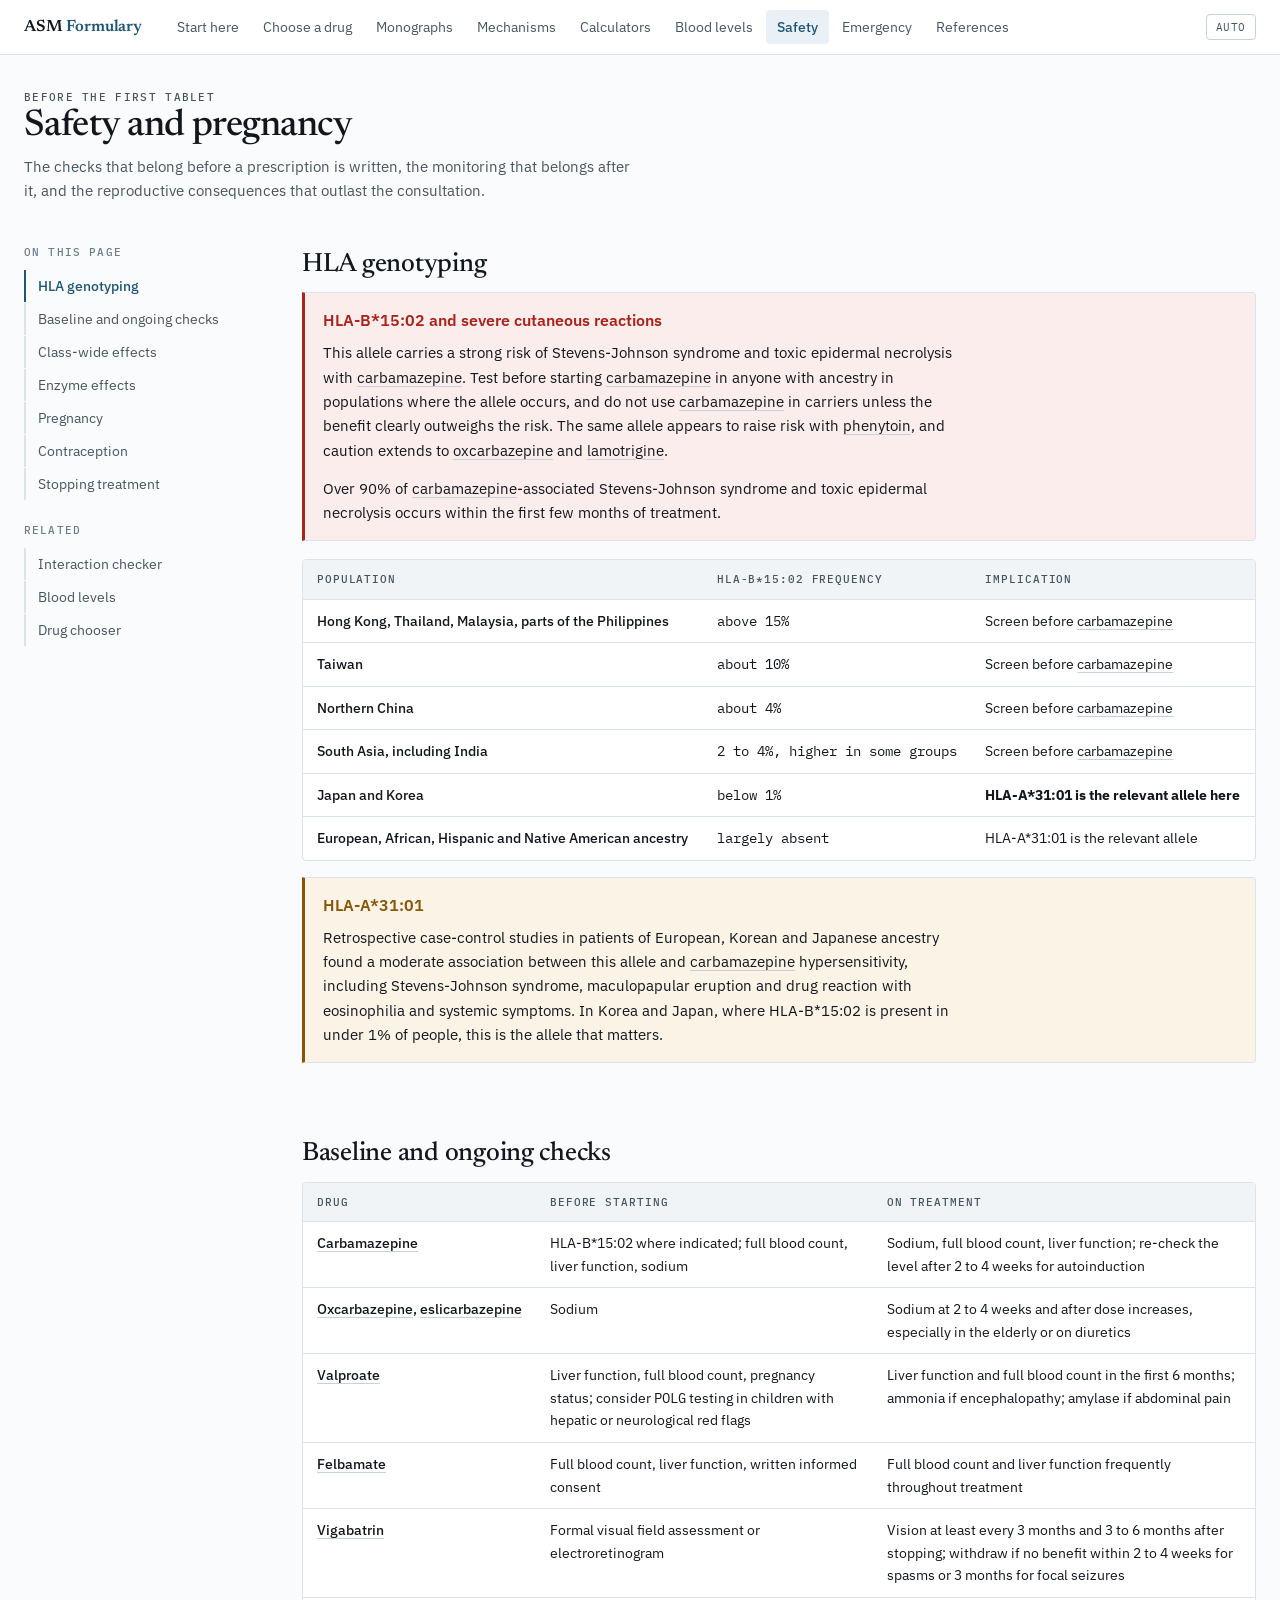
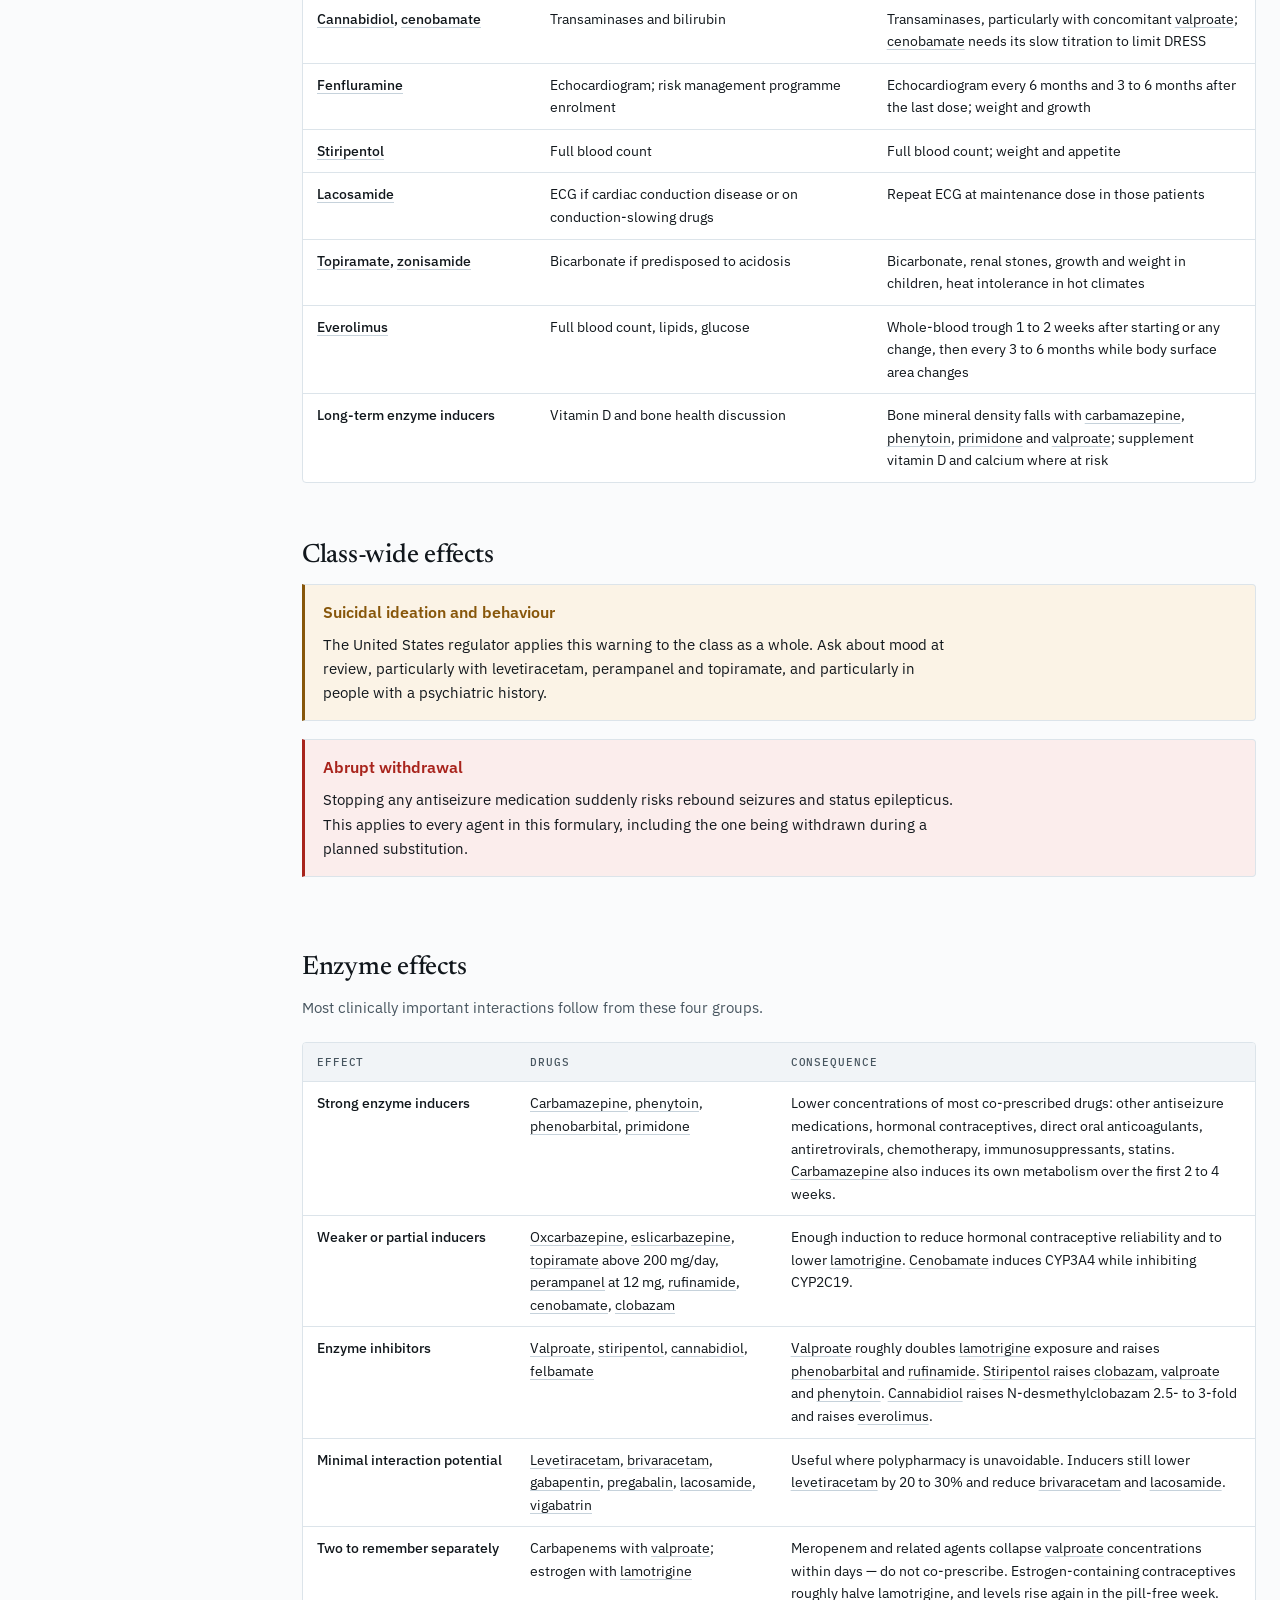
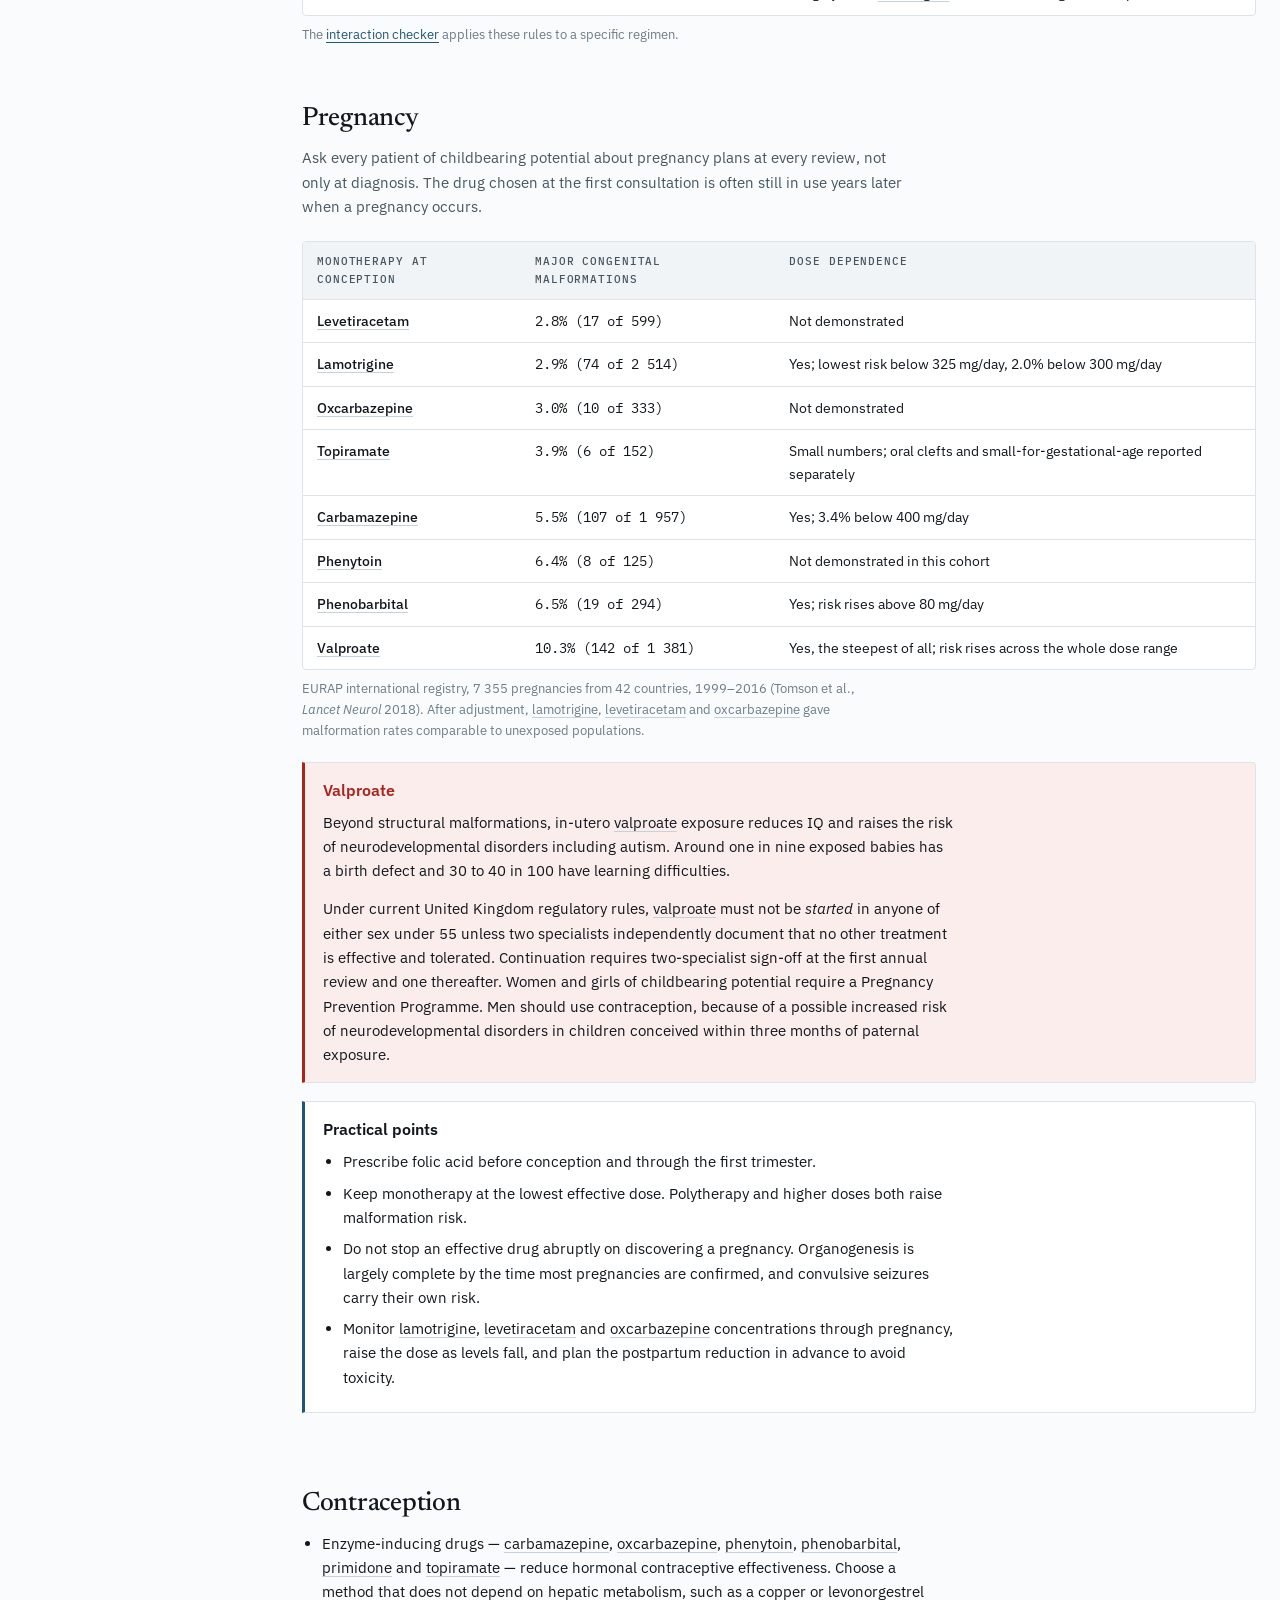
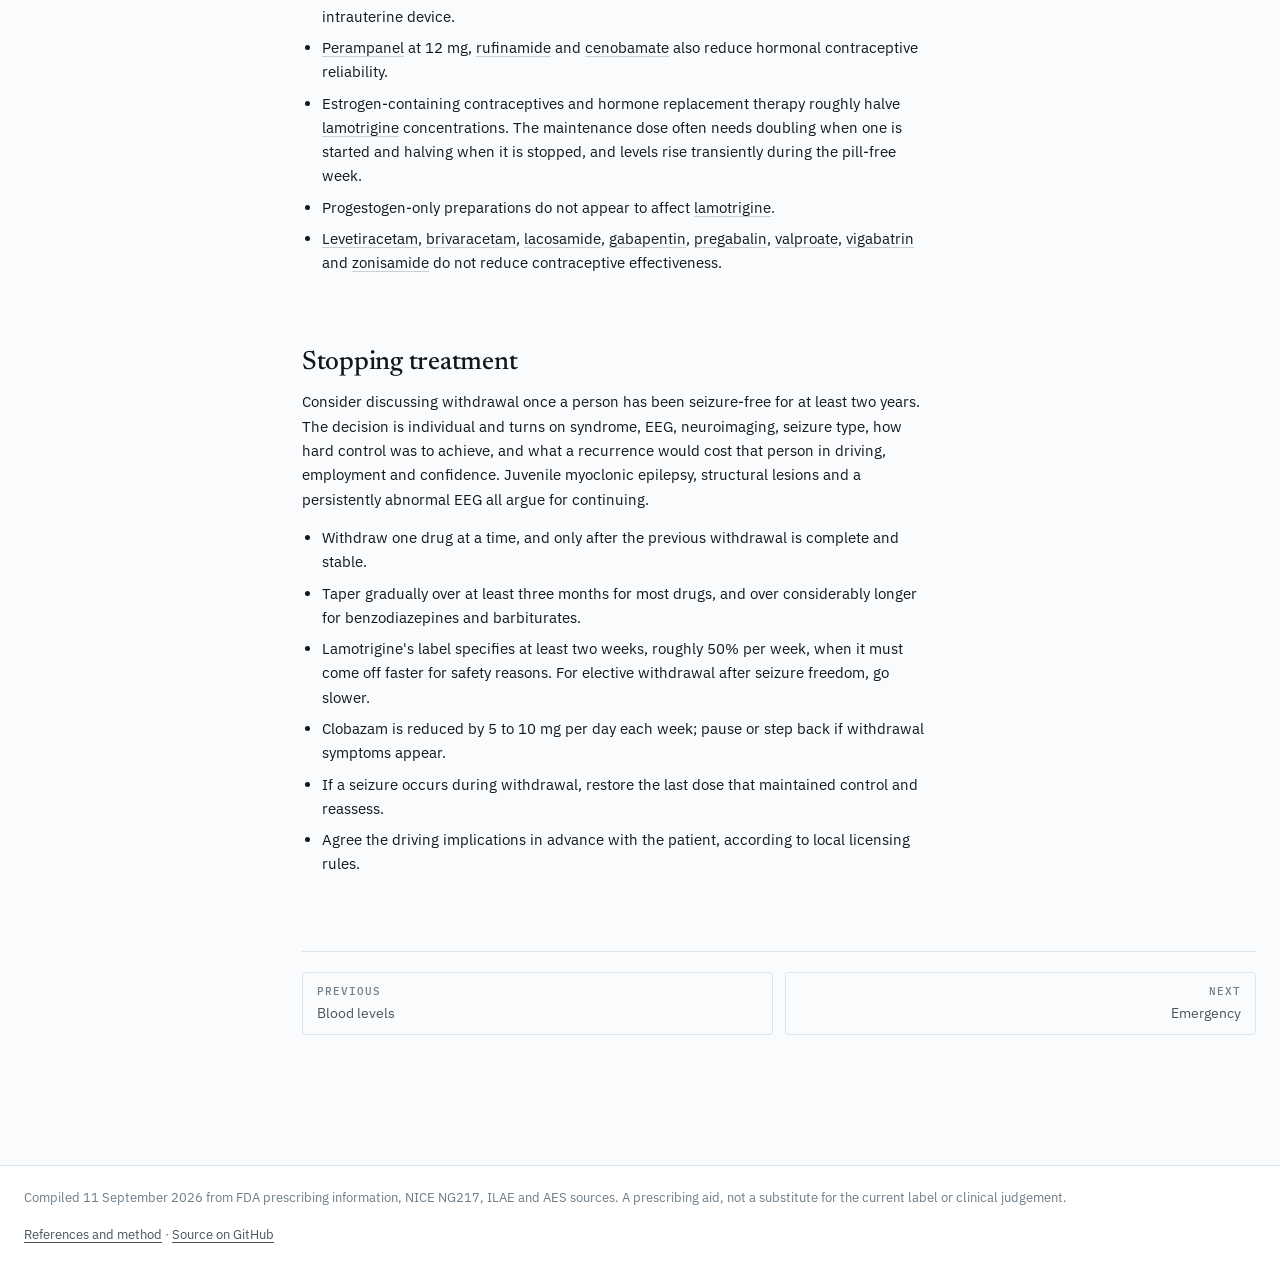
<file: safety.html>
<!doctype html>
<html lang="en">
<head>
<meta charset="utf-8">
<meta name="viewport" content="width=device-width,initial-scale=1">
<title>Safety and pregnancy — ASM Formulary</title>
<meta name="description" content="HLA genotyping, baseline and ongoing monitoring, enzyme effects, malformation rates, contraception and antiseizure medication withdrawal.">
<link rel="preconnect" href="https://fonts.googleapis.com">
<link rel="preconnect" href="https://fonts.gstatic.com" crossorigin>
<link rel="stylesheet" href="https://fonts.googleapis.com/css2?family=Newsreader:ital,opsz,wght@0,6..72,400;0,6..72,500;0,6..72,600;1,6..72,400&family=IBM+Plex+Sans:wght@400;500;600&family=IBM+Plex+Mono:wght@400;500;600&display=swap">
<link rel="stylesheet" href="assets/style.css">
<link rel="icon" href="data:image/svg+xml,<svg xmlns='http://www.w3.org/2000/svg' viewBox='0 0 32 32'><text y='26' font-size='26'>%F0%9F%A7%A0</text></svg>">
</head>
<body>

<div class="hero" id="top">
  <p class="eyebrow">Before the first tablet</p>
  <h1>Safety and pregnancy</h1>
  <p>The checks that belong before a prescription is written, the monitoring that belongs after it, and the reproductive consequences that outlast the consultation.</p>
</div>

<div class="page rails">
  <aside class="rail">
    <div>
      <h4>On this page</h4>
      <nav>
        <a href="#hla">HLA genotyping</a>
        <a href="#checks">Baseline and ongoing checks</a>
        <a href="#class">Class-wide effects</a>
        <a href="#enzymes">Enzyme effects</a>
        <a href="#pregnancy">Pregnancy</a>
        <a href="#contraception">Contraception</a>
        <a href="#stopping">Stopping treatment</a>
      </nav>
    </div>
    <div>
      <h4>Related</h4>
      <nav>
        <a href="calculators.html#ix">Interaction checker</a>
        <a href="levels.html">Blood levels</a>
        <a href="choose.html#tool">Drug chooser</a>
      </nav>
    </div>
  </aside>

  <main>

    <section id="hla" data-linkify>
      <h2>HLA genotyping</h2>
      <div class="call danger">
        <h3>HLA-B*15:02 and severe cutaneous reactions</h3>
        <p>This allele carries a strong risk of Stevens-Johnson syndrome and toxic epidermal necrolysis with carbamazepine. Test before starting carbamazepine in anyone with ancestry in populations where the allele occurs, and do not use carbamazepine in carriers unless the benefit clearly outweighs the risk. The same allele appears to raise risk with phenytoin, and caution extends to oxcarbazepine and lamotrigine.</p>
        <p style="margin-bottom:0">Over 90% of carbamazepine-associated Stevens-Johnson syndrome and toxic epidermal necrolysis occurs within the first few months of treatment.</p>
      </div>
      <div class="tw">
        <table>
          <thead><tr><th>Population</th><th>HLA-B*15:02 frequency</th><th>Implication</th></tr></thead>
          <tbody>
            <tr><td class="drug">Hong Kong, Thailand, Malaysia, parts of the Philippines</td><td class="num">above 15%</td><td>Screen before carbamazepine</td></tr>
            <tr><td class="drug">Taiwan</td><td class="num">about 10%</td><td>Screen before carbamazepine</td></tr>
            <tr><td class="drug">Northern China</td><td class="num">about 4%</td><td>Screen before carbamazepine</td></tr>
            <tr><td class="drug">South Asia, including India</td><td class="num">2 to 4%, higher in some groups</td><td>Screen before carbamazepine</td></tr>
            <tr><td class="drug">Japan and Korea</td><td class="num">below 1%</td><td><strong>HLA-A*31:01 is the relevant allele here</strong></td></tr>
            <tr><td class="drug">European, African, Hispanic and Native American ancestry</td><td class="num">largely absent</td><td>HLA-A*31:01 is the relevant allele</td></tr>
          </tbody>
        </table>
      </div>
      <div class="call caution" style="margin-top:16px">
        <h3>HLA-A*31:01</h3>
        <p style="margin-bottom:0">Retrospective case-control studies in patients of European, Korean and Japanese ancestry found a moderate association between this allele and carbamazepine hypersensitivity, including Stevens-Johnson syndrome, maculopapular eruption and drug reaction with eosinophilia and systemic symptoms. In Korea and Japan, where HLA-B*15:02 is present in under 1% of people, this is the allele that matters.</p>
      </div>
    </section>

    <section id="checks" data-linkify>
      <h2>Baseline and ongoing checks</h2>
      <div class="tw">
        <table>
          <thead><tr><th>Drug</th><th>Before starting</th><th>On treatment</th></tr></thead>
          <tbody>
            <tr><td class="drug">Carbamazepine</td><td>HLA-B*15:02 where indicated; full blood count, liver function, sodium</td><td>Sodium, full blood count, liver function; re-check the level after 2 to 4 weeks for autoinduction</td></tr>
            <tr><td class="drug">Oxcarbazepine, eslicarbazepine</td><td>Sodium</td><td>Sodium at 2 to 4 weeks and after dose increases, especially in the elderly or on diuretics</td></tr>
            <tr><td class="drug">Valproate</td><td>Liver function, full blood count, pregnancy status; consider <span class="num">POLG</span> testing in children with hepatic or neurological red flags</td><td>Liver function and full blood count in the first 6 months; ammonia if encephalopathy; amylase if abdominal pain</td></tr>
            <tr><td class="drug">Felbamate</td><td>Full blood count, liver function, written informed consent</td><td>Full blood count and liver function frequently throughout treatment</td></tr>
            <tr><td class="drug">Vigabatrin</td><td>Formal visual field assessment or electroretinogram</td><td>Vision at least every 3 months and 3 to 6 months after stopping; withdraw if no benefit within 2 to 4 weeks for spasms or 3 months for focal seizures</td></tr>
            <tr><td class="drug">Cannabidiol, cenobamate</td><td>Transaminases and bilirubin</td><td>Transaminases, particularly with concomitant valproate; cenobamate needs its slow titration to limit DRESS</td></tr>
            <tr><td class="drug">Fenfluramine</td><td>Echocardiogram; risk management programme enrolment</td><td>Echocardiogram every 6 months and 3 to 6 months after the last dose; weight and growth</td></tr>
            <tr><td class="drug">Stiripentol</td><td>Full blood count</td><td>Full blood count; weight and appetite</td></tr>
            <tr><td class="drug">Lacosamide</td><td>ECG if cardiac conduction disease or on conduction-slowing drugs</td><td>Repeat ECG at maintenance dose in those patients</td></tr>
            <tr><td class="drug">Topiramate, zonisamide</td><td>Bicarbonate if predisposed to acidosis</td><td>Bicarbonate, renal stones, growth and weight in children, heat intolerance in hot climates</td></tr>
            <tr><td class="drug">Everolimus</td><td>Full blood count, lipids, glucose</td><td>Whole-blood trough 1 to 2 weeks after starting or any change, then every 3 to 6 months while body surface area changes</td></tr>
            <tr><td class="drug">Long-term enzyme inducers</td><td>Vitamin D and bone health discussion</td><td>Bone mineral density falls with carbamazepine, phenytoin, primidone and valproate; supplement vitamin D and calcium where at risk</td></tr>
          </tbody>
        </table>
      </div>
    </section>

    <section id="class">
      <h2>Class-wide effects</h2>
      <div class="call caution">
        <h3>Suicidal ideation and behaviour</h3>
        <p style="margin-bottom:0">The United States regulator applies this warning to the class as a whole. Ask about mood at review, particularly with levetiracetam, perampanel and topiramate, and particularly in people with a psychiatric history.</p>
      </div>
      <div class="call danger">
        <h3>Abrupt withdrawal</h3>
        <p style="margin-bottom:0">Stopping any antiseizure medication suddenly risks rebound seizures and status epilepticus. This applies to every agent in this formulary, including the one being withdrawn during a planned substitution.</p>
      </div>
    </section>

    <section id="enzymes" data-linkify>
      <h2>Enzyme effects</h2>
      <p class="lede">Most clinically important interactions follow from these four groups.</p>
      <div class="tw">
        <table>
          <thead><tr><th>Effect</th><th>Drugs</th><th>Consequence</th></tr></thead>
          <tbody>
            <tr><td class="drug">Strong enzyme inducers</td>
              <td>Carbamazepine, phenytoin, phenobarbital, primidone</td>
              <td>Lower concentrations of most co-prescribed drugs: other antiseizure medications, hormonal contraceptives, direct oral anticoagulants, antiretrovirals, chemotherapy, immunosuppressants, statins. Carbamazepine also induces its own metabolism over the first 2 to 4 weeks.</td></tr>
            <tr><td class="drug">Weaker or partial inducers</td>
              <td>Oxcarbazepine, eslicarbazepine, topiramate above 200 mg/day, perampanel at 12 mg, rufinamide, cenobamate, clobazam</td>
              <td>Enough induction to reduce hormonal contraceptive reliability and to lower lamotrigine. Cenobamate induces CYP3A4 while inhibiting CYP2C19.</td></tr>
            <tr><td class="drug">Enzyme inhibitors</td>
              <td>Valproate, stiripentol, cannabidiol, felbamate</td>
              <td>Valproate roughly doubles lamotrigine exposure and raises phenobarbital and rufinamide. Stiripentol raises clobazam, valproate and phenytoin. Cannabidiol raises N-desmethylclobazam 2.5- to 3-fold and raises everolimus.</td></tr>
            <tr><td class="drug">Minimal interaction potential</td>
              <td>Levetiracetam, brivaracetam, gabapentin, pregabalin, lacosamide, vigabatrin</td>
              <td>Useful where polypharmacy is unavoidable. Inducers still lower levetiracetam by 20 to 30% and reduce brivaracetam and lacosamide.</td></tr>
            <tr><td class="drug">Two to remember separately</td>
              <td>Carbapenems with valproate; estrogen with lamotrigine</td>
              <td>Meropenem and related agents collapse valproate concentrations within days &mdash; do not co-prescribe. Estrogen-containing contraceptives roughly halve lamotrigine, and levels rise again in the pill-free week.</td></tr>
          </tbody>
        </table>
      </div>
      <p class="tnote">The <a href="calculators.html#ix">interaction checker</a> applies these rules to a specific regimen.</p>
    </section>

    <section id="pregnancy" data-linkify>
      <h2>Pregnancy</h2>
      <p class="lede">Ask every patient of childbearing potential about pregnancy plans at every review, not only at diagnosis. The drug chosen at the first consultation is often still in use years later when a pregnancy occurs.</p>
      <div class="tw">
        <table>
          <thead><tr><th>Monotherapy at conception</th><th>Major congenital malformations</th><th>Dose dependence</th></tr></thead>
          <tbody>
            <tr><td class="drug">Levetiracetam</td><td class="num">2.8% (17 of 599)</td><td>Not demonstrated</td></tr>
            <tr><td class="drug">Lamotrigine</td><td class="num">2.9% (74 of 2 514)</td><td>Yes; lowest risk below 325 mg/day, 2.0% below 300 mg/day</td></tr>
            <tr><td class="drug">Oxcarbazepine</td><td class="num">3.0% (10 of 333)</td><td>Not demonstrated</td></tr>
            <tr><td class="drug">Topiramate</td><td class="num">3.9% (6 of 152)</td><td>Small numbers; oral clefts and small-for-gestational-age reported separately</td></tr>
            <tr><td class="drug">Carbamazepine</td><td class="num">5.5% (107 of 1 957)</td><td>Yes; 3.4% below 400 mg/day</td></tr>
            <tr><td class="drug">Phenytoin</td><td class="num">6.4% (8 of 125)</td><td>Not demonstrated in this cohort</td></tr>
            <tr><td class="drug">Phenobarbital</td><td class="num">6.5% (19 of 294)</td><td>Yes; risk rises above 80 mg/day</td></tr>
            <tr><td class="drug">Valproate</td><td class="num">10.3% (142 of 1 381)</td><td>Yes, the steepest of all; risk rises across the whole dose range</td></tr>
          </tbody>
        </table>
      </div>
      <p class="tnote">EURAP international registry, 7 355 pregnancies from 42 countries, 1999&ndash;2016 (Tomson et al., <em>Lancet Neurol</em> 2018). After adjustment, lamotrigine, levetiracetam and oxcarbazepine gave malformation rates comparable to unexposed populations.</p>

      <div class="call danger" style="margin-top:20px">
        <h3>Valproate</h3>
        <p>Beyond structural malformations, in-utero valproate exposure reduces IQ and raises the risk of neurodevelopmental disorders including autism. Around one in nine exposed babies has a birth defect and 30 to 40 in 100 have learning difficulties.</p>
        <p style="margin-bottom:0">Under current United Kingdom regulatory rules, valproate must not be <em>started</em> in anyone of either sex under 55 unless two specialists independently document that no other treatment is effective and tolerated. Continuation requires two-specialist sign-off at the first annual review and one thereafter. Women and girls of childbearing potential require a Pregnancy Prevention Programme. Men should use contraception, because of a possible increased risk of neurodevelopmental disorders in children conceived within three months of paternal exposure.</p>
      </div>

      <div class="call">
        <h3>Practical points</h3>
        <ul class="plain">
          <li>Prescribe folic acid before conception and through the first trimester.</li>
          <li>Keep monotherapy at the lowest effective dose. Polytherapy and higher doses both raise malformation risk.</li>
          <li>Do not stop an effective drug abruptly on discovering a pregnancy. Organogenesis is largely complete by the time most pregnancies are confirmed, and convulsive seizures carry their own risk.</li>
          <li>Monitor lamotrigine, levetiracetam and oxcarbazepine concentrations through pregnancy, raise the dose as levels fall, and plan the postpartum reduction in advance to avoid toxicity.</li>
        </ul>
      </div>
    </section>

    <section id="contraception" data-linkify>
      <h2>Contraception</h2>
      <ul class="plain">
        <li>Enzyme-inducing drugs &mdash; carbamazepine, oxcarbazepine, phenytoin, phenobarbital, primidone and topiramate &mdash; reduce hormonal contraceptive effectiveness. Choose a method that does not depend on hepatic metabolism, such as a copper or levonorgestrel intrauterine device.</li>
        <li>Perampanel at 12 mg, rufinamide and cenobamate also reduce hormonal contraceptive reliability.</li>
        <li>Estrogen-containing contraceptives and hormone replacement therapy roughly halve lamotrigine concentrations. The maintenance dose often needs doubling when one is started and halving when it is stopped, and levels rise transiently during the pill-free week.</li>
        <li>Progestogen-only preparations do not appear to affect lamotrigine.</li>
        <li>Levetiracetam, brivaracetam, lacosamide, gabapentin, pregabalin, valproate, vigabatrin and zonisamide do not reduce contraceptive effectiveness.</li>
      </ul>
    </section>

    <section id="stopping">
      <h2>Stopping treatment</h2>
      <p>Consider discussing withdrawal once a person has been seizure-free for at least two years. The decision is individual and turns on syndrome, EEG, neuroimaging, seizure type, how hard control was to achieve, and what a recurrence would cost that person in driving, employment and confidence. Juvenile myoclonic epilepsy, structural lesions and a persistently abnormal EEG all argue for continuing.</p>
      <ul class="plain">
        <li>Withdraw one drug at a time, and only after the previous withdrawal is complete and stable.</li>
        <li>Taper gradually over at least three months for most drugs, and over considerably longer for benzodiazepines and barbiturates.</li>
        <li>Lamotrigine's label specifies at least two weeks, roughly 50% per week, when it must come off faster for safety reasons. For elective withdrawal after seizure freedom, go slower.</li>
        <li>Clobazam is reduced by 5 to 10 mg per day each week; pause or step back if withdrawal symptoms appear.</li>
        <li>If a seizure occurs during withdrawal, restore the last dose that maintained control and reassess.</li>
        <li>Agree the driving implications in advance with the patient, according to local licensing rules.</li>
      </ul>
    </section>

  </main>
</div>

<script src="assets/data.js"></script>
<script src="assets/site.js"></script>
<script>initPage("safety");</script>
</body>
</html>
</file>
<file: assets/style.css>
/* Antiseizure Medication Formulary — shared stylesheet */

:root{
  --bg:#FAFBFC; --panel:#FFFFFF; --panel-2:#F1F4F7; --panel-3:#E9EEF3;
  --ink:#11171C; --ink-2:#47555F; --ink-3:#6C7C88;
  --line:#DCE4EA; --line-2:#C6D2DB;
  --accent:#1F5673; --accent-2:#2E7196; --accent-soft:#EAF1F6;
  --crit:#A8241C; --crit-soft:#FBEDEC;
  --warn:#87560A; --warn-soft:#FBF3E6;
  --ok:#1F6B4A; --ok-soft:#EAF4EF;

  --c-na:#1C6CA6;
  --c-ca:#6B4796;
  --c-gaba:#27714F;
  --c-glu:#A8452B;
  --c-sv2a:#8F6414;
  --c-multi:#55656F;

  --f-display:"Newsreader",Georgia,"Times New Roman",serif;
  --f-body:"IBM Plex Sans","Helvetica Neue",Arial,sans-serif;
  --f-mono:"IBM Plex Mono","SFMono-Regular",Consolas,monospace;

  --r:4px;
  --bar:54px;
}
@media (prefers-color-scheme:dark){
  :root:not([data-theme="light"]){
    --bg:#0D1317; --panel:#141B21; --panel-2:#1A232A; --panel-3:#212C34;
    --ink:#E7EDF2; --ink-2:#A8B6C1; --ink-3:#83939F;
    --line:#28333B; --line-2:#36444E;
    --accent:#79B2D2; --accent-2:#9CCBE4; --accent-soft:#16242D;
    --crit:#F0897E; --crit-soft:#2A1815;
    --warn:#DCA748; --warn-soft:#261D0D;
    --ok:#6CC198; --ok-soft:#12241C;
    --c-na:#6BB4E2; --c-ca:#B49AE0; --c-gaba:#6AC49A;
    --c-glu:#E8907A; --c-sv2a:#D9B25E; --c-multi:#9CAFBB;
  }
}
:root[data-theme="dark"]{
  --bg:#0D1317; --panel:#141B21; --panel-2:#1A232A; --panel-3:#212C34;
  --ink:#E7EDF2; --ink-2:#A8B6C1; --ink-3:#83939F;
  --line:#28333B; --line-2:#36444E;
  --accent:#79B2D2; --accent-2:#9CCBE4; --accent-soft:#16242D;
  --crit:#F0897E; --crit-soft:#2A1815;
  --warn:#DCA748; --warn-soft:#261D0D;
  --ok:#6CC198; --ok-soft:#12241C;
  --c-na:#6BB4E2; --c-ca:#B49AE0; --c-gaba:#6AC49A;
  --c-glu:#E8907A; --c-sv2a:#D9B25E; --c-multi:#9CAFBB;
}

*{box-sizing:border-box}
html{scroll-behavior:smooth}
body{
  margin:0; background:var(--bg); color:var(--ink);
  font-family:var(--f-body); font-size:15px; line-height:1.62;
  -webkit-font-smoothing:antialiased;
}
a{color:var(--accent); text-underline-offset:3px}
a:focus-visible,button:focus-visible,input:focus-visible,select:focus-visible{
  outline:2px solid var(--accent-2); outline-offset:2px; border-radius:2px;
}
.num{font-family:var(--f-mono); font-variant-numeric:tabular-nums}
.sr{position:absolute; width:1px; height:1px; overflow:hidden; clip:rect(0 0 0 0)}

/* ---------------- top bar ---------------- */
.topbar{
  position:sticky; top:0; z-index:40; background:var(--panel);
  border-bottom:1px solid var(--line);
}
.topbar-in{
  max-width:1320px; margin:0 auto; padding:0 24px;
  display:flex; align-items:center; gap:24px; height:var(--bar);
}
.brand{
  font-family:var(--f-display); font-weight:600; font-size:1.02rem;
  letter-spacing:-.01em; text-decoration:none; color:var(--ink); white-space:nowrap;
}
.brand span{color:var(--accent)}
.topnav{display:flex; gap:2px; overflow-x:auto; scrollbar-width:none; flex:1}
.topnav::-webkit-scrollbar{display:none}
.topnav a{
  font-size:.85rem; color:var(--ink-2); text-decoration:none; white-space:nowrap;
  padding:6px 11px; border-radius:var(--r);
}
.topnav a:hover{background:var(--panel-2); color:var(--ink)}
.topnav a[aria-current="page"]{background:var(--accent-soft); color:var(--accent); font-weight:500}
.themer{
  flex:none; background:none; border:1px solid var(--line-2); color:var(--ink-2);
  border-radius:var(--r); cursor:pointer; font-family:var(--f-mono); font-size:.7rem;
  padding:5px 9px; letter-spacing:.05em;
}
.themer:hover{border-color:var(--accent); color:var(--accent)}

/* ---------------- page frame ---------------- */
.page{max-width:1320px; margin:0 auto; padding:34px 24px 90px}
.page.rails{display:grid; grid-template-columns:232px minmax(0,1fr); gap:46px; align-items:start}
.hero{max-width:1320px; margin:0 auto; padding:34px 24px 6px}
.hero h1{
  font-family:var(--f-display); font-weight:500; font-size:2.3rem; line-height:1.1;
  letter-spacing:-.015em; margin:0 0 8px; text-wrap:balance;
}
.hero p{color:var(--ink-2); max-width:68ch; margin:0}
.eyebrow{
  font-family:var(--f-mono); font-size:.68rem; text-transform:uppercase;
  letter-spacing:.12em; color:var(--accent); margin:0 0 6px; font-weight:500;
}

h2{font-family:var(--f-display); font-weight:500; font-size:1.65rem; letter-spacing:-.01em; margin:0 0 6px; text-wrap:balance}
h3{font-weight:600; font-size:1rem; margin:0 0 10px}
h4{font-weight:600; font-size:.9rem; margin:0 0 8px}
p{margin:0 0 14px; max-width:70ch}
.lede{color:var(--ink-2); margin:0 0 22px; max-width:68ch}
ul.plain{margin:0 0 14px; padding-left:20px; max-width:70ch}
ul.plain li{margin-bottom:7px}
main{display:flex; flex-direction:column; gap:52px; min-width:0}
section{scroll-margin-top:calc(var(--bar) + 16px)}

/* ---------------- rail ---------------- */
.rail{
  position:sticky; top:calc(var(--bar) + 20px); display:flex; flex-direction:column; gap:22px;
  max-height:calc(100vh - var(--bar) - 44px); overflow-y:auto; overscroll-behavior:contain;
  padding-right:8px; scrollbar-width:thin;
}
.rail h4{
  font-family:var(--f-mono); font-size:.66rem; text-transform:uppercase;
  letter-spacing:.11em; color:var(--ink-3); margin:0 0 9px; font-weight:500;
}
.rail nav{display:flex; flex-direction:column; gap:1px}
.rail nav a{
  font-size:.85rem; color:var(--ink-2); text-decoration:none;
  padding:5px 0 5px 12px; border-left:2px solid var(--line);
}
.rail nav a:hover{color:var(--accent); border-left-color:var(--accent)}
.rail nav a.active{color:var(--accent); border-left-color:var(--accent); font-weight:500}
.rail nav a.sub{font-size:.78rem; padding:3px 0 3px 24px; color:var(--ink-3)}
.dindex{display:flex; flex-direction:column; gap:1px}
.dindex a{
  font-size:.78rem; color:var(--ink-2); text-decoration:none; line-height:1.45;
  padding:3px 0 3px 11px; border-left:2px solid var(--dc,var(--line));
}
.dindex a:hover,.dindex a.active{color:var(--accent); font-weight:500}

/* ---------------- cards / tiles ---------------- */
.cards{display:grid; grid-template-columns:repeat(auto-fit,minmax(268px,1fr)); gap:16px}
.card{
  display:flex; flex-direction:column; gap:7px; padding:20px;
  background:var(--panel); border:1px solid var(--line); border-radius:var(--r);
  text-decoration:none; color:inherit;
}
a.card:hover{border-color:var(--accent); background:var(--accent-soft)}
.card .k{
  font-family:var(--f-mono); font-size:.66rem; text-transform:uppercase;
  letter-spacing:.1em; color:var(--accent);
}
.card h3{margin:0; font-family:var(--f-display); font-size:1.2rem; font-weight:600}
.card p{margin:0; font-size:.86rem; color:var(--ink-2); max-width:none}

.stat-row{
  display:grid; grid-template-columns:repeat(auto-fit,minmax(150px,1fr));
  gap:1px; background:var(--line); border:1px solid var(--line);
  border-radius:var(--r); overflow:hidden; margin:6px 0 16px;
}
.stat{background:var(--panel); padding:14px 16px}
.stat b{
  display:block; font-family:var(--f-mono); font-size:1.4rem; font-weight:500;
  color:var(--accent); font-variant-numeric:tabular-nums; line-height:1.2;
}
.stat span{font-size:.79rem; color:var(--ink-2); display:block; margin-top:3px}

/* ---------------- tables ---------------- */
.tw{overflow-x:auto; border:1px solid var(--line); border-radius:var(--r); background:var(--panel)}
table{border-collapse:collapse; width:100%; font-size:.87rem; min-width:620px}
th,td{padding:10px 14px; text-align:left; vertical-align:top; border-bottom:1px solid var(--line)}
thead th{
  background:var(--panel-2); font-family:var(--f-mono); font-weight:500;
  font-size:.7rem; text-transform:uppercase; letter-spacing:.08em; color:var(--ink-2);
  position:sticky; top:0;
}
tbody tr:last-child td{border-bottom:none}
td.drug{font-weight:500; white-space:nowrap}
.tnote{font-size:.8rem; color:var(--ink-3); margin:9px 0 0; max-width:72ch}

/* ---------------- callouts ---------------- */
.call{
  border:1px solid var(--line); border-left:3px solid var(--accent);
  background:var(--panel); border-radius:0 var(--r) var(--r) 0;
  padding:15px 18px; margin:0 0 18px;
}
.call.danger{border-left-color:var(--crit); background:var(--crit-soft)}
.call.caution{border-left-color:var(--warn); background:var(--warn-soft)}
.call.good{border-left-color:var(--ok); background:var(--ok-soft)}
.call h3{margin-bottom:7px}
.call.danger h3{color:var(--crit)}
.call.caution h3{color:var(--warn)}
.call p:last-child,.call ul:last-child{margin-bottom:0}
.flag{color:var(--crit); font-weight:600}

/* ---------------- forms / tools ---------------- */
.tool{
  background:var(--panel); border:1px solid var(--line); border-radius:var(--r);
  padding:20px; display:flex; flex-direction:column; gap:16px;
}
.tool-head{display:flex; flex-wrap:wrap; gap:10px; align-items:baseline; justify-content:space-between}
.tool-head h3{margin:0; font-family:var(--f-display); font-size:1.25rem}
.inputs{display:grid; grid-template-columns:repeat(auto-fit,minmax(170px,1fr)); gap:14px}
.inp{display:flex; flex-direction:column; gap:5px}
.inp label{
  font-family:var(--f-mono); font-size:.66rem; text-transform:uppercase;
  letter-spacing:.09em; color:var(--ink-3);
}
.inp input,.inp select{
  font-family:var(--f-body); font-size:.9rem; padding:8px 11px; color:var(--ink);
  background:var(--panel-2); border:1px solid var(--line-2); border-radius:var(--r);
  width:100%; min-width:0;
}
.inp input:invalid{border-color:var(--crit)}
.hint{font-size:.74rem; color:var(--ink-3)}
.btn{
  font-family:var(--f-body); font-size:.85rem; font-weight:500; cursor:pointer;
  padding:8px 15px; border-radius:var(--r); border:1px solid var(--accent);
  background:var(--accent); color:var(--bg);
}
.btn:hover{background:var(--accent-2); border-color:var(--accent-2)}
.btn.ghost{background:none; color:var(--accent)}
.btn.ghost:hover{background:var(--accent-soft)}

.out{
  border:1px solid var(--line); border-radius:var(--r); background:var(--panel-2);
  padding:0; overflow:hidden;
}
.out table{min-width:0; font-size:.86rem; background:var(--panel)}
.out .placeholder{padding:16px; color:var(--ink-3); font-size:.86rem}
.rulebox{
  font-family:var(--f-mono); font-size:.74rem; color:var(--ink-3);
  padding:10px 14px; background:var(--panel-2); border-top:1px solid var(--line);
  line-height:1.6;
}
.dose{font-family:var(--f-mono); font-weight:500; color:var(--accent); font-variant-numeric:tabular-nums}
.cap{color:var(--warn); font-family:var(--f-mono); font-size:.76rem}

/* chips */
.chips{display:flex; flex-wrap:wrap; gap:6px}
.chip{
  font-family:var(--f-mono); font-size:.72rem; padding:5px 10px; border-radius:100px;
  cursor:pointer; border:1px solid var(--line-2); background:var(--panel); color:var(--ink-2);
}
.chip:hover{border-color:var(--accent); color:var(--accent)}
.chip[aria-pressed="true"]{background:var(--accent); border-color:var(--accent); color:var(--bg); font-weight:500}
.jump{display:flex; flex-wrap:wrap; gap:6px; margin:0 0 18px}
.jump a{
  font-size:.78rem; text-decoration:none; padding:4px 9px; border-radius:100px;
  border:1px solid var(--line); color:var(--ink-2); background:var(--panel);
}
.jump a:hover{border-color:var(--jc,var(--accent)); color:var(--jc,var(--accent))}

/* toggles */
.togs{display:flex; flex-wrap:wrap; gap:8px}
.tog{
  display:flex; align-items:center; gap:7px; font-size:.83rem; color:var(--ink-2);
  border:1px solid var(--line-2); border-radius:var(--r); padding:7px 11px; cursor:pointer;
  background:var(--panel);
}
.tog input{accent-color:var(--accent); margin:0}
.tog:has(input:checked){border-color:var(--accent); background:var(--accent-soft); color:var(--accent)}

/* ---------------- monographs ---------------- */
.controls{
  display:flex; flex-wrap:wrap; gap:10px; align-items:center; margin:0 0 18px;
  padding:13px 15px; background:var(--panel-2); border:1px solid var(--line);
  border-radius:var(--r); position:sticky; top:var(--bar); z-index:20;
}
.controls input[type="search"]{
  flex:1 1 210px; min-width:0; font-family:var(--f-body); font-size:.88rem;
  padding:8px 12px; border:1px solid var(--line-2); border-radius:var(--r);
  background:var(--panel); color:var(--ink);
}
.count{font-family:var(--f-mono); font-size:.74rem; color:var(--ink-3); margin-left:auto}
.monos{display:flex; flex-direction:column; gap:14px}
.mono{
  background:var(--panel); border:1px solid var(--line); border-left:3px solid var(--cc);
  border-radius:0 var(--r) var(--r) 0; padding:16px 20px 18px;
  scroll-margin-top:calc(var(--bar) + 76px);
}
.mono-head{display:flex; flex-wrap:wrap; gap:8px 12px; align-items:baseline; margin-bottom:3px}
.mono-name{font-family:var(--f-display); font-size:1.26rem; font-weight:600; letter-spacing:-.01em}
.mono-brand{font-family:var(--f-mono); font-size:.74rem; color:var(--ink-3)}
.tag{
  font-family:var(--f-mono); font-size:.66rem; text-transform:uppercase; letter-spacing:.07em;
  padding:3px 7px; border-radius:2px; border:1px solid var(--cc); color:var(--cc); white-space:nowrap;
}
.tag.spec{border-color:var(--line-2); color:var(--ink-2)}
.mono-links{margin-left:auto; display:flex; gap:10px; font-size:.74rem}
.mono-links a{color:var(--ink-3); text-decoration:none; font-family:var(--f-mono)}
.mono-links a:hover{color:var(--accent)}
.mono-target{
  font-size:.88rem; color:var(--ink-2); margin:0 0 14px; max-width:78ch;
  padding-bottom:12px; border-bottom:1px dotted var(--line-2);
}
.mono-target b{color:var(--cc); font-weight:600}
.fields{display:grid; grid-template-columns:repeat(auto-fit,minmax(240px,1fr)); gap:14px 26px}
.field h5{
  font-family:var(--f-mono); font-size:.66rem; text-transform:uppercase;
  letter-spacing:.1em; color:var(--ink-3); margin:0 0 4px; font-weight:500;
}
.field p{font-size:.85rem; margin:0; max-width:none; line-height:1.55}
.field.wide{grid-column:1/-1}
.empty{padding:26px; text-align:center; color:var(--ink-3); font-size:.9rem;
  border:1px dashed var(--line-2); border-radius:var(--r)}
a.dl{color:inherit; text-decoration:underline; text-decoration-color:var(--line-2); text-decoration-thickness:1px}
a.dl:hover{color:var(--accent); text-decoration-color:var(--accent)}

/* ---------------- figure ---------------- */
figure{margin:0 0 8px; border:1px solid var(--line); border-radius:var(--r);
  background:var(--panel); padding:20px 20px 14px; overflow-x:auto}
figure svg{display:block; width:100%; min-width:660px; max-width:900px; height:auto; margin:0 auto; color:var(--ink)}
figcaption{font-size:.82rem; color:var(--ink-3); margin-top:12px; text-align:center; max-width:70ch; margin-inline:auto}

/* ---------------- misc ---------------- */
.totop{
  position:fixed; right:20px; bottom:20px; z-index:30;
  width:40px; height:40px; border-radius:50%; cursor:pointer;
  border:1px solid var(--line-2); background:var(--panel); color:var(--ink-2);
  font-size:1rem; line-height:1; display:none; align-items:center; justify-content:center;
  box-shadow:0 2px 10px rgba(0,0,0,.1);
}
.totop.show{display:flex}
.totop:hover{border-color:var(--accent); color:var(--accent)}

.pager{
  display:flex; flex-wrap:wrap; gap:12px; justify-content:space-between;
  border-top:1px solid var(--line); padding-top:20px; margin-top:8px;
}
.pager a{
  text-decoration:none; font-size:.87rem; color:var(--ink-2);
  border:1px solid var(--line); border-radius:var(--r); padding:10px 14px; flex:1 1 220px;
}
.pager a:hover{border-color:var(--accent); color:var(--accent)}
.pager a b{display:block; font-family:var(--f-mono); font-size:.66rem;
  text-transform:uppercase; letter-spacing:.1em; color:var(--ink-3); font-weight:500; margin-bottom:2px}
.pager a.next{text-align:right}

.disclaimer{
  margin:18px 0 0; padding:12px 16px; font-size:.85rem; color:var(--ink-2);
  background:var(--warn-soft); border-left:3px solid var(--warn); border-radius:0 var(--r) var(--r) 0;
  max-width:none;
}
.sitefoot{
  border-top:1px solid var(--line); background:var(--panel); margin-top:40px;
}
.sitefoot-in{
  max-width:1320px; margin:0 auto; padding:22px 24px 34px;
  font-size:.8rem; color:var(--ink-3); display:flex; flex-wrap:wrap; gap:16px; justify-content:space-between;
}
.sitefoot a{color:var(--ink-2)}
ol.refs{margin:0; padding-left:22px; font-size:.86rem; color:var(--ink-2)}
ol.refs li{margin-bottom:9px}
ol.refs a{word-break:break-word}

@media (max-width:1040px){
  .page.rails{grid-template-columns:minmax(0,1fr); gap:26px}
  .rail{position:static; max-height:none; overflow:visible; flex-direction:row; flex-wrap:wrap; gap:26px}
  .rail nav{flex-direction:row; flex-wrap:wrap; gap:4px 12px}
  .rail nav a,.rail nav a.sub{border-left:none; padding:2px 0}
  .rail nav a:hover{border-left:none}
  .dindex{flex-direction:row; flex-wrap:wrap; gap:4px 12px}
  .dindex a{border-left:none; padding:2px 0}
}
@media (max-width:620px){
  .hero h1{font-size:1.85rem}
  .topbar-in{gap:14px; padding:0 16px}
  .page,.hero{padding-left:16px; padding-right:16px}
}
@media (prefers-reduced-motion:reduce){
  html{scroll-behavior:auto}
  *{animation:none!important; transition:none!important}
}
@media print{
  .topbar,.rail,.totop,.controls,.pager,.jump{display:none!important}
  .page.rails{grid-template-columns:1fr}
  body{background:#fff; color:#000}
}
</file>
